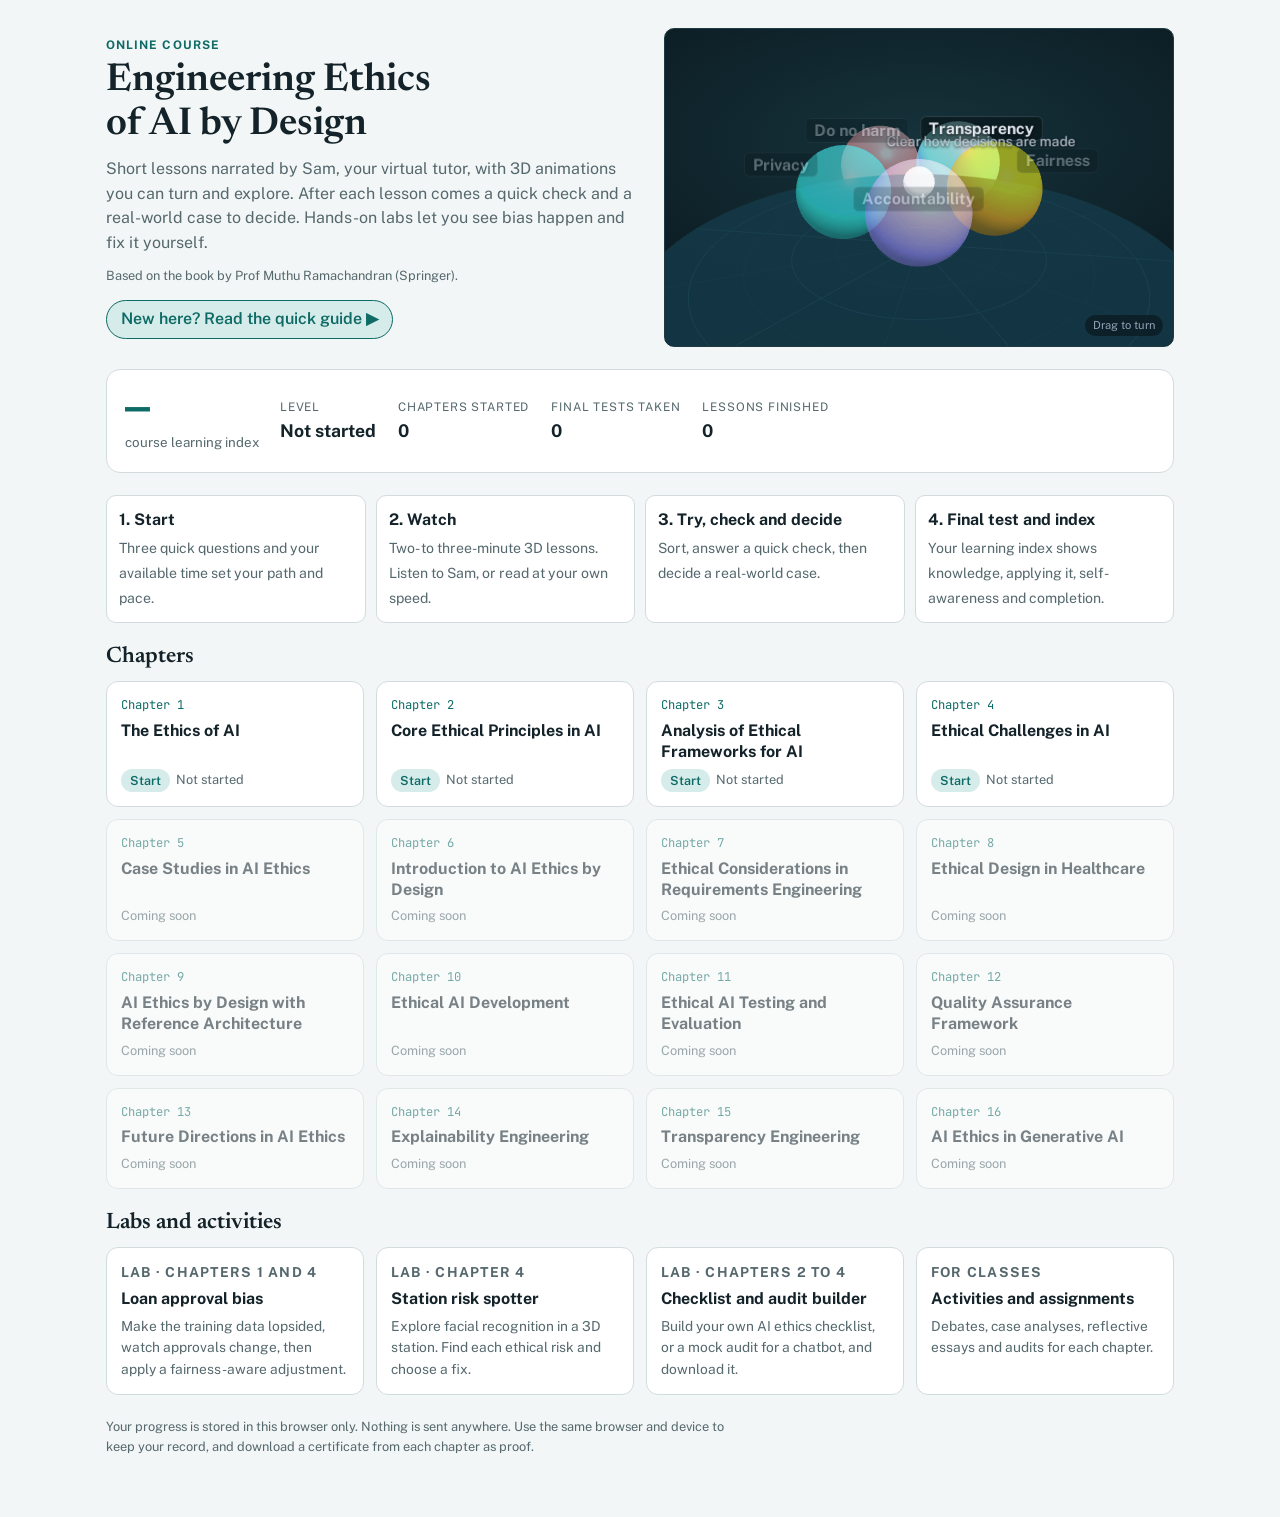
<file: index.html>
<!doctype html>
<html lang="en-GB">
<head>
<meta charset="utf-8">
<meta name="viewport" content="width=device-width, initial-scale=1, viewport-fit=cover">
<title>Ethics of AI by Design</title>
<meta name="description" content="Short narrated lessons with 3D animations, scenario-based cases, hands-on labs and a personal learning index for every chapter of Engineering Ethics of AI by Design.">
<link rel="preconnect" href="https://fonts.googleapis.com">
<link rel="preconnect" href="https://fonts.gstatic.com" crossorigin>
<link rel="stylesheet" href="https://fonts.googleapis.com/css2?family=Newsreader:opsz,wght@6..72,500;6..72,600&family=Public+Sans:wght@400;500;600;700&family=JetBrains+Mono:wght@400;600&display=swap">
<link rel="stylesheet" href="assets/course.css">
<style>
/* Home: hero with 3D scene, overall learning index, how it works, chapter grid, labs. */
.home{padding-block:28px 60px;display:flex;flex-direction:column;gap:22px}
.hero{display:grid;grid-template-columns:minmax(0,1.05fr) minmax(0,1fr);gap:22px;align-items:center}
@media (max-width:820px){.hero{grid-template-columns:minmax(0,1fr)}}
.hero .stage{aspect-ratio:16/10}
.summary{display:flex;gap:20px;align-items:center;flex-wrap:wrap;background:var(--surface);border:1px solid var(--line);border-radius:14px;padding:18px}
.big{font-family:var(--f-mono);font-size:2.6rem;font-weight:600;color:var(--accent);line-height:1}
.stats{display:flex;gap:22px;flex-wrap:wrap}
.stats div{display:flex;flex-direction:column}
.stats small{font-size:.74rem;letter-spacing:.07em;text-transform:uppercase;color:var(--muted)}
.stats b{font-size:1.1rem}
.grid{display:grid;grid-template-columns:repeat(auto-fill,minmax(250px,1fr));gap:12px}
.ch{display:flex;flex-direction:column;gap:6px;border:1px solid var(--line);background:var(--surface);border-radius:12px;padding:14px;text-decoration:none;color:inherit;min-width:0}
a.ch:hover{border-color:var(--accent)}
.ch .n{font-family:var(--f-mono);font-size:.76rem;color:var(--accent)}
.ch b{font-size:1rem;line-height:1.3}
.ch .meta{display:flex;gap:6px;flex-wrap:wrap;align-items:center;font-size:.8rem;color:var(--muted);margin-top:auto}
.ch.soon{opacity:.55}
.pbar{height:6px;background:var(--surface-2);border-radius:99px;overflow:hidden}
.pbar i{display:block;height:100%;background:var(--accent)}
.how{display:grid;grid-template-columns:repeat(auto-fit,minmax(200px,1fr));gap:10px}
.how div{background:var(--surface);border:1px solid var(--line);border-radius:10px;padding:12px}
.how b{display:block;margin-bottom:3px}
.how span{font-size:.88rem;color:var(--muted)}
.labs{display:grid;grid-template-columns:repeat(auto-fit,minmax(230px,1fr));gap:12px}
.labs a{display:flex;flex-direction:column;gap:4px;text-decoration:none;color:inherit;border:1px solid var(--line);background:var(--surface);border-radius:12px;padding:14px}
.labs a:hover{border-color:var(--accent)}
.labs span{font-size:.86rem;color:var(--muted)}
.guidebtn{display:inline-flex;gap:6px;align-items:center;font-weight:600;text-decoration:none;background:var(--accent-soft);border:1px solid var(--accent);border-radius:99px;padding:6px 14px}
</style>
</head>
<body>
<div class="wrap home">
  <section class="hero">
    <header>
      <div class="eyebrow">Online course</div>
      <h1 style="font-size:2.4rem;margin-top:4px">Engineering Ethics of AI by Design</h1>
      <p class="lede" style="margin-top:10px">Short lessons narrated by Sam, your virtual tutor, with 3D animations you can turn and explore. After each lesson comes a quick check and a real-world case to decide. Hands-on labs let you see bias happen and fix it yourself.</p>
      <p class="foot" style="margin-top:10px">Based on the book by Prof Muthu Ramachandran (Springer).</p>
      <p style="margin-top:14px"><a class="guidebtn" href="guide.html">New here? Read the quick guide ▶</a></p>
    </header>
    <div class="stage" id="hero" role="img" aria-label="Animated 3D view of the five core ethical principles as overlapping spheres"></div>
  </section>

  <section class="summary" aria-label="Your course progress">
    <div><div class="big" id="ovIdx">—</div><small style="color:var(--muted)">course learning index</small></div>
    <div class="stats"><div><small>Level</small><b id="ovLvl">Not started</b></div><div><small>Chapters started</small><b id="ovStarted">0</b></div><div><small>Final tests taken</small><b id="ovTests">0</b></div><div><small>Lessons finished</small><b id="ovLessons">0</b></div></div>
  </section>

  <section class="how" aria-label="How each chapter works">
    <div><b>1. Start</b><span>Three quick questions and your available time set your path and pace.</span></div>
    <div><b>2. Watch</b><span>Two- to three-minute 3D lessons. Listen to Sam, or read at your own speed.</span></div>
    <div><b>3. Try, check and decide</b><span>Sort, answer a quick check, then decide a real-world case.</span></div>
    <div><b>4. Final test and index</b><span>Your learning index shows knowledge, applying it, self-awareness and completion.</span></div>
  </section>

  <section><h2 style="font-size:1.4rem;margin-bottom:10px">Chapters</h2><div class="grid" id="grid"></div></section>

  <section>
    <h2 style="font-size:1.4rem;margin-bottom:10px">Labs and activities</h2>
    <div class="labs">
      <a href="labs/loan-bias/index.html"><span class="eyebrow">Lab · Chapters 1 and 4</span><b>Loan approval bias</b><span>Make the training data lopsided, watch approvals change, then apply a fairness-aware adjustment.</span></a>
      <a href="labs/risk-spotter/index.html"><span class="eyebrow">Lab · Chapter 4</span><b>Station risk spotter</b><span>Explore facial recognition in a 3D station. Find each ethical risk and choose a fix.</span></a>
      <a href="labs/checklist/index.html"><span class="eyebrow">Lab · Chapters 2 to 4</span><b>Checklist and audit builder</b><span>Build your own AI ethics checklist, or a mock audit for a chatbot, and download it.</span></a>
      <a href="activities/index.html"><span class="eyebrow">For classes</span><b>Activities and assignments</b><span>Debates, case analyses, reflective essays and audits for each chapter.</span></a>
    </div>
  </section>

  <p class="foot">Your progress is stored in this browser only. Nothing is sent anywhere. Use the same browser and device to keep your record, and download a certificate from each chapter as proof.</p>
</div>
<script src="assets/vendor/three.min.js"></script>
<script src="assets/scenes.js"></script>
<script>
const UNITS = [
 {id:'ch01', num:'1', title:'The Ethics of AI', ready:true},
 {id:'ch02', num:'2', title:'Core Ethical Principles in AI', ready:true},
 {id:'ch03', num:'3', title:'Analysis of Ethical Frameworks for AI', ready:true},
 {id:'ch04', num:'4', title:'Ethical Challenges in AI', ready:true},
 {id:'ch05', num:'5', title:'Case Studies in AI Ethics'},
 {id:'ch06', num:'6', title:'Introduction to AI Ethics by Design'},
 {id:'ch07', num:'7', title:'Ethical Considerations in Requirements Engineering'},
 {id:'ch08', num:'8', title:'Ethical Design in Healthcare'},
 {id:'ch09', num:'9', title:'AI Ethics by Design with Reference Architecture'},
 {id:'ch10', num:'10', title:'Ethical AI Development'},
 {id:'ch11', num:'11', title:'Ethical AI Testing and Evaluation'},
 {id:'ch12', num:'12', title:'Quality Assurance Framework'},
 {id:'ch13', num:'13', title:'Future Directions in AI Ethics'},
 {id:'ch14', num:'14', title:'Explainability Engineering'},
 {id:'ch15', num:'15', title:'Transparency Engineering'},
 {id:'ch16', num:'16', title:'AI Ethics in Generative AI'}
];
function h(tag, attrs, ...kids){ const e=document.createElement(tag); if(attrs) for(const [k,v] of Object.entries(attrs)){ if(k==='class') e.className=v; else e.setAttribute(k,v);} for(const k of kids.flat()) if(k!=null&&k!==false) e.append(k.nodeType?k:document.createTextNode(k)); return e; }
function read(id){ try { return JSON.parse(localStorage.getItem('eai:'+id) || 'null'); } catch(e){ return null; } }
const LEVELS = [[0,'Novice'],[40,'Advanced beginner'],[60,'Competent'],[80,'Proficient']];
const grid = document.getElementById('grid');
let started = 0, tests = 0, lessons = 0, sum = 0;
UNITS.forEach(u => {
  const s = read(u.id), m = s && s.meta, label = 'Chapter '+u.num;
  const card = h(u.ready?'a':'div', u.ready ? {class:'ch',href:u.id+'/index.html','aria-label':label+': '+u.title} : {class:'ch soon','aria-disabled':'true'}, h('span',{class:'n'},label), h('b',null,u.title));
  if (m && m.lessons) card.append(h('div',{class:'pbar'}, h('i',{style:`width:${Math.round(100*(m.done||0)/m.lessons)}%`})));
  const meta = h('div',{class:'meta'});
  if (!u.ready) meta.append(h('span',null,'Coming soon'));
  else if (m) meta.append(h('span',{class:'pill '+(m.test?'good':'acc')}, `Index ${m.index||0} · ${m.level||'Novice'}`), h('span',null, `${m.done||0}/${m.lessons||'?'} lessons`));
  else meta.append(h('span',{class:'pill acc'},'Start'), h('span',null,'Not started'));
  card.append(meta); grid.append(card);
  if (m){ started++; lessons += (m.done||0); sum += (m.index||0); if (m.test) tests++; }
});
if (started){ const avg = Math.round(sum/started); document.getElementById('ovIdx').textContent = avg; document.getElementById('ovLvl').textContent = LEVELS.filter(l=>avg>=l[0]).pop()[1]; }
document.getElementById('ovStarted').textContent = started; document.getElementById('ovTests').textContent = tests; document.getElementById('ovLessons').textContent = lessons;
// 3D hero: cycle through the five principles
if (window.Scenes){ const hero = Scenes.mount(document.getElementById('hero')); let k = 5; hero.show('spheres', 5, {});
  if (!matchMedia('(prefers-reduced-motion: reduce)').matches) setInterval(()=>{ k = (k+1) % 6; hero.show('spheres', k===5?5:k, {}); }, 3200); }
</script>
</body>
</html>
</file>
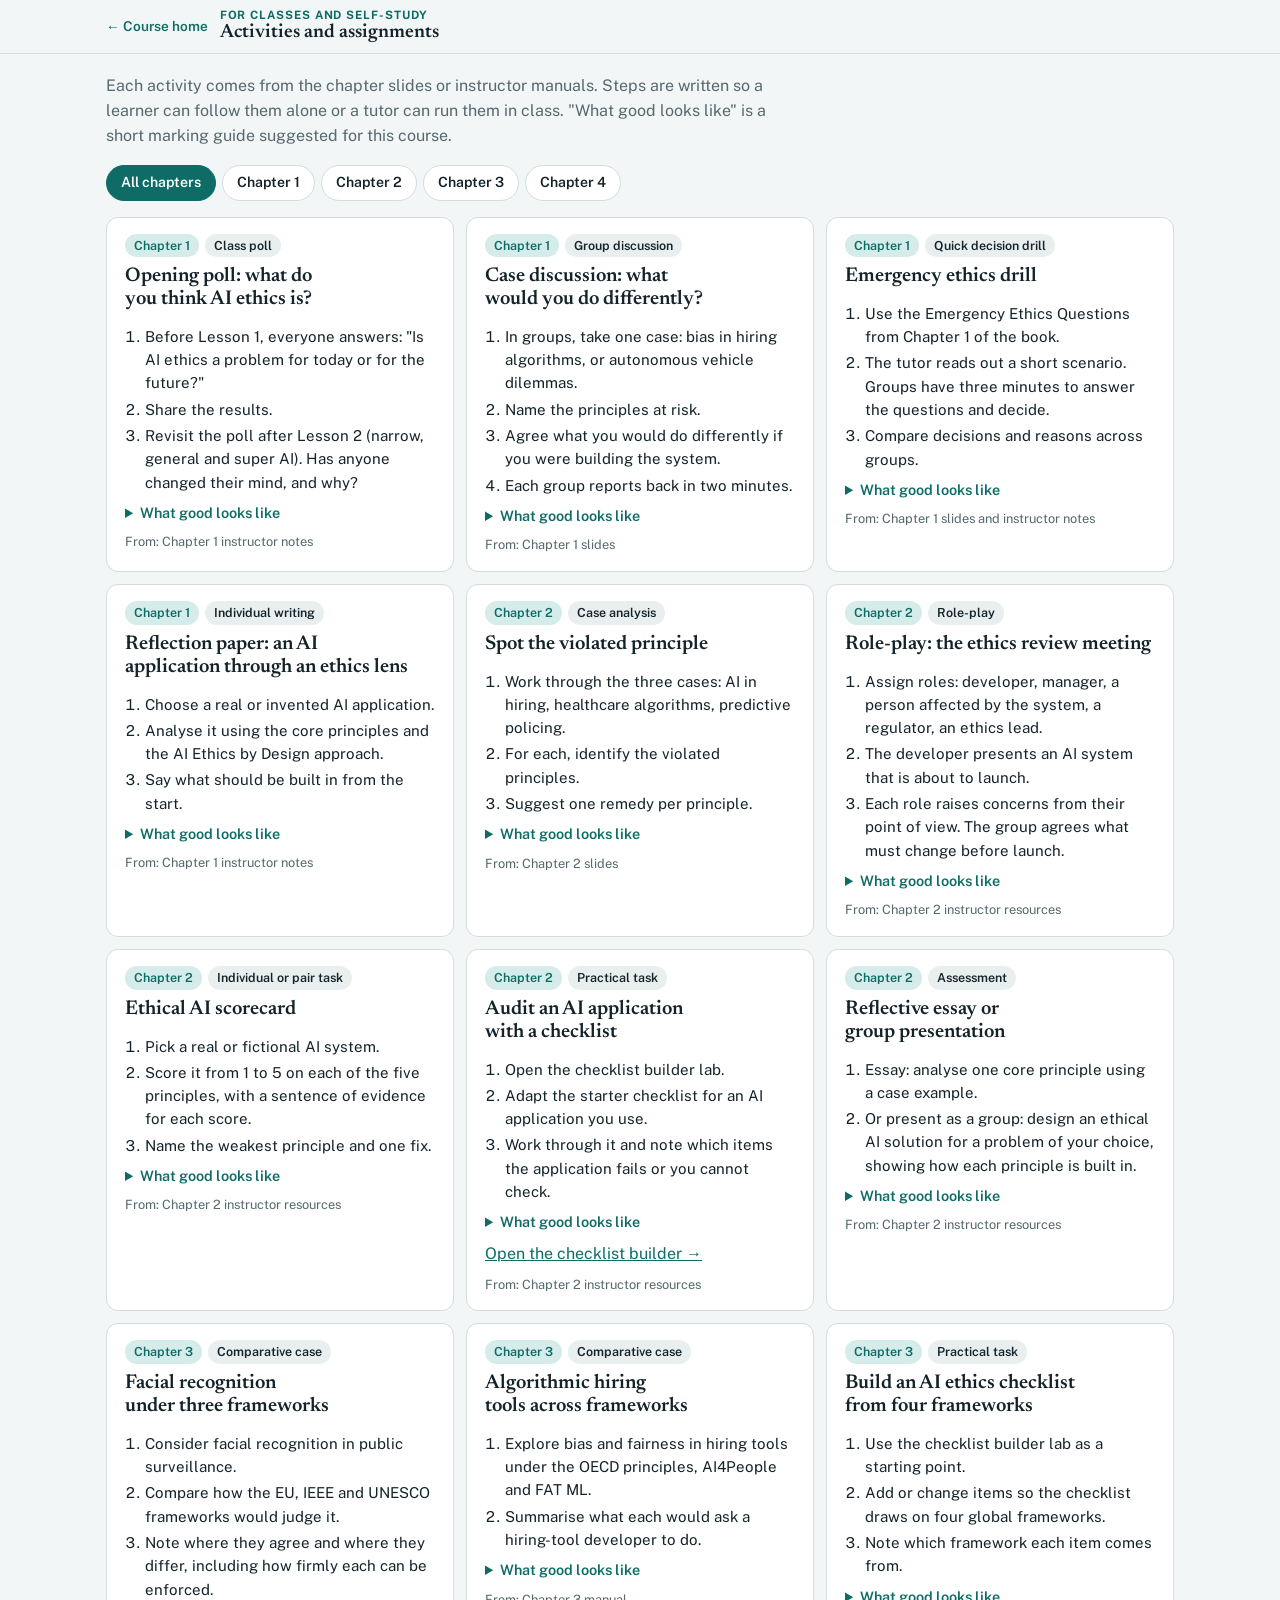
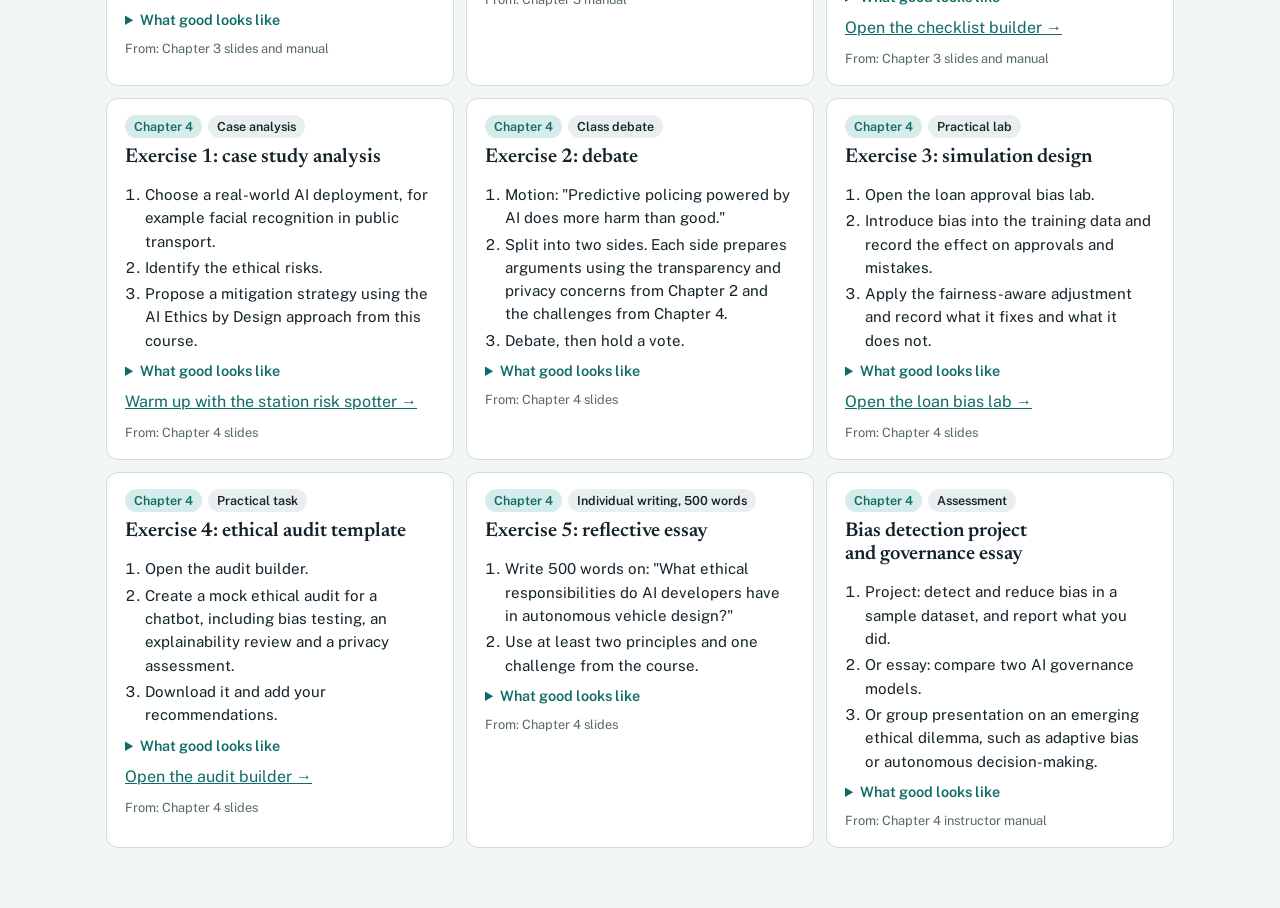
<file: activities/index.html>
<!doctype html>
<html lang="en-GB">
<head>
<meta charset="utf-8">
<meta name="viewport" content="width=device-width, initial-scale=1, viewport-fit=cover">
<title>Activities and Assignments</title>
<meta name="description" content="Class activities and assignments for Chapters 1 to 4 of the Ethics of AI by Design course: debates, case analyses, audits, checklists and reflective essays.">
<link rel="preconnect" href="https://fonts.googleapis.com">
<link rel="preconnect" href="https://fonts.gstatic.com" crossorigin>
<link rel="stylesheet" href="https://fonts.googleapis.com/css2?family=Newsreader:opsz,wght@6..72,500;6..72,600&family=Public+Sans:wght@400;500;600;700&family=JetBrains+Mono:wght@400;600&display=swap">
<link rel="stylesheet" href="../assets/course.css">
<style>
/* Layout: chapter filter chips, then activity cards with format, steps, what good looks like. */
.lab{padding-block:20px 60px;display:flex;flex-direction:column;gap:16px}
.filters{display:flex;gap:6px;flex-wrap:wrap}
.filters button{border:1px solid var(--line);background:var(--surface);border-radius:99px;padding:6px 14px;cursor:pointer;font-weight:600;font-size:.88rem}
.filters button[aria-pressed="true"]{background:var(--accent);border-color:var(--accent);color:var(--surface)}
.acts{display:grid;grid-template-columns:repeat(auto-fill,minmax(320px,1fr));gap:12px}
.act{display:flex;flex-direction:column;gap:8px}
.act .meta{display:flex;gap:6px;flex-wrap:wrap}
.act ol,.act ul{margin:0;padding-left:20px;display:flex;flex-direction:column;gap:3px;font-size:.94rem}
.act details summary{cursor:pointer;font-weight:600;font-size:.9rem;color:var(--accent)}
.act details ul{margin-top:6px}
</style>
</head>
<body>
<header class="top"><div class="wrap"><div class="bar">
  <a class="home" href="../index.html">← Course home</a>
  <h1><small>For classes and self-study</small>Activities and assignments</h1>
</div></div></header>
<main class="wrap lab">
  <p class="lede">Each activity comes from the chapter slides or instructor manuals. Steps are written so a learner can follow them alone or a tutor can run them in class. "What good looks like" is a short marking guide suggested for this course.</p>
  <div class="filters" id="filters"></div>
  <div class="acts" id="acts"></div>
</main>
<script>
const ACTS = [
 {ch:1, t:'Opening poll: what do you think AI ethics is?', f:'Class poll', from:'Chapter 1 instructor notes',
  s:['Before Lesson 1, everyone answers: "Is AI ethics a problem for today or for the future?"','Share the results.','Revisit the poll after Lesson 2 (narrow, general and super AI). Has anyone changed their mind, and why?'],
  g:['Uses an example of narrow AI in use today','Connects ethics to real decisions such as hiring, healthcare or justice']},
 {ch:1, t:'Case discussion: what would you do differently?', f:'Group discussion', from:'Chapter 1 slides',
  s:['In groups, take one case: bias in hiring algorithms, or autonomous vehicle dilemmas.','Name the principles at risk.','Agree what you would do differently if you were building the system.','Each group reports back in two minutes.'],
  g:['Names the specific principles at risk','Proposes a concrete change to data, design, testing or oversight','Considers everyone affected, not only the users']},
 {ch:1, t:'Emergency ethics drill', f:'Quick decision drill', from:'Chapter 1 slides and instructor notes',
  s:['Use the Emergency Ethics Questions from Chapter 1 of the book.','The tutor reads out a short scenario. Groups have three minutes to answer the questions and decide.','Compare decisions and reasons across groups.'],
  g:['Reaches a decision in time','Gives a reason that can be written down and checked']},
 {ch:1, t:'Reflection paper: an AI application through an ethics lens', f:'Individual writing', from:'Chapter 1 instructor notes',
  s:['Choose a real or invented AI application.','Analyse it using the core principles and the AI Ethics by Design approach.','Say what should be built in from the start.'],
  g:['Applies at least three principles accurately','Says when in the project each step should happen']},
 {ch:2, t:'Spot the violated principle', f:'Case analysis', from:'Chapter 2 slides',
  s:['Work through the three cases: AI in hiring, healthcare algorithms, predictive policing.','For each, identify the violated principles.','Suggest one remedy per principle.'],
  g:['Hiring: fairness and bias','Healthcare: accountability and harm','Policing: transparency and privacy','Remedies are specific, not general promises']},
 {ch:2, t:'Role-play: the ethics review meeting', f:'Role-play', from:'Chapter 2 instructor resources',
  s:['Assign roles: developer, manager, a person affected by the system, a regulator, an ethics lead.','The developer presents an AI system that is about to launch.','Each role raises concerns from their point of view. The group agrees what must change before launch.'],
  g:['Every role\'s concerns are heard','The outcome is a list of agreed changes with owners']},
 {ch:2, t:'Ethical AI scorecard', f:'Individual or pair task', from:'Chapter 2 instructor resources',
  s:['Pick a real or fictional AI system.','Score it from 1 to 5 on each of the five principles, with a sentence of evidence for each score.','Name the weakest principle and one fix.'],
  g:['Each score is backed by evidence','The fix matches the weakest principle']},
 {ch:2, t:'Audit an AI application with a checklist', f:'Practical task', from:'Chapter 2 instructor resources',
  s:['Open the checklist builder lab.','Adapt the starter checklist for an AI application you use.','Work through it and note which items the application fails or you cannot check.'],
  g:['Adapts the checklist rather than ticking it blindly','Notes what could not be checked, and why'], link:['../labs/checklist/index.html','Open the checklist builder']},
 {ch:2, t:'Reflective essay or group presentation', f:'Assessment', from:'Chapter 2 instructor resources',
  s:['Essay: analyse one core principle using a case example.','Or present as a group: design an ethical AI solution for a problem of your choice, showing how each principle is built in.'],
  g:['Defines the principle accurately','Uses a real or realistic example','Shows the principle in practice, not only in theory']},
 {ch:3, t:'Facial recognition under three frameworks', f:'Comparative case', from:'Chapter 3 slides and manual',
  s:['Consider facial recognition in public surveillance.','Compare how the EU, IEEE and UNESCO frameworks would judge it.','Note where they agree and where they differ, including how firmly each can be enforced.'],
  g:['Identifies shared values: fairness, accountability, transparency','Notes at least one difference in emphasis or enforcement']},
 {ch:3, t:'Algorithmic hiring tools across frameworks', f:'Comparative case', from:'Chapter 3 manual',
  s:['Explore bias and fairness in hiring tools under the OECD principles, AI4People and FAT ML.','Summarise what each would ask a hiring-tool developer to do.'],
  g:['Gives each framework\'s focus in its own terms','Links the comparison back to bias in the data']},
 {ch:3, t:'Build an AI ethics checklist from four frameworks', f:'Practical task', from:'Chapter 3 slides and manual',
  s:['Use the checklist builder lab as a starting point.','Add or change items so the checklist draws on four global frameworks.','Note which framework each item comes from.'],
  g:['Every item can be checked in practice','Items are traced to their framework'], link:['../labs/checklist/index.html','Open the checklist builder']},
 {ch:4, t:'Exercise 1: case study analysis', f:'Case analysis', from:'Chapter 4 slides',
  s:['Choose a real-world AI deployment, for example facial recognition in public transport.','Identify the ethical risks.','Propose a mitigation strategy using the AI Ethics by Design approach from this course.'],
  g:['Covers bias, accountability, privacy and surveillance where relevant','Each risk has a matching fix'], link:['../labs/risk-spotter/index.html','Warm up with the station risk spotter']},
 {ch:4, t:'Exercise 2: debate', f:'Class debate', from:'Chapter 4 slides',
  s:['Motion: "Predictive policing powered by AI does more harm than good."','Split into two sides. Each side prepares arguments using the transparency and privacy concerns from Chapter 2 and the challenges from Chapter 4.','Debate, then hold a vote.'],
  g:['Arguments use evidence and the course concepts, not only opinion','Each side responds to the other\'s strongest point']},
 {ch:4, t:'Exercise 3: simulation design', f:'Practical lab', from:'Chapter 4 slides',
  s:['Open the loan approval bias lab.','Introduce bias into the training data and record the effect on approvals and mistakes.','Apply the fairness-aware adjustment and record what it fixes and what it does not.'],
  g:['Separates the approval gap from the accuracy gap','Explains why more representative data is still needed'], link:['../labs/loan-bias/index.html','Open the loan bias lab']},
 {ch:4, t:'Exercise 4: ethical audit template', f:'Practical task', from:'Chapter 4 slides',
  s:['Open the audit builder.','Create a mock ethical audit for a chatbot, including bias testing, an explainability review and a privacy assessment.','Download it and add your recommendations.'],
  g:['All three required checks are included','Each finding leads to a next step'], link:['../labs/checklist/index.html#audit','Open the audit builder']},
 {ch:4, t:'Exercise 5: reflective essay', f:'Individual writing, 500 words', from:'Chapter 4 slides',
  s:['Write 500 words on: "What ethical responsibilities do AI developers have in autonomous vehicle design?"','Use at least two principles and one challenge from the course.'],
  g:['Clear position','Uses accountability and harm accurately','Considers everyone affected']},
 {ch:4, t:'Bias detection project and governance essay', f:'Assessment', from:'Chapter 4 instructor manual',
  s:['Project: detect and reduce bias in a sample dataset, and report what you did.','Or essay: compare two AI governance models.','Or group presentation on an emerging ethical dilemma, such as adaptive bias or autonomous decision-making.'],
  g:['Method and limits are explained honestly','Links back to the chapter\'s mitigation strategies']},
];
let f = 0;
const fl = document.getElementById('filters'), host = document.getElementById('acts');
const el = (t, c, ...k) => { const e = document.createElement(t); if (c) e.className = c; k.flat().forEach(x => x!=null && e.append(x.nodeType ? x : document.createTextNode(x))); return e; };
function draw(){
  fl.innerHTML = ''; [[0,'All chapters'],[1,'Chapter 1'],[2,'Chapter 2'],[3,'Chapter 3'],[4,'Chapter 4']].forEach(([v,t]) => { const b = el('button', null, t); b.type = 'button'; b.setAttribute('aria-pressed', String(f===v)); b.onclick = () => { f = v; draw(); }; fl.append(b); });
  host.innerHTML = '';
  ACTS.filter(a => !f || a.ch===f).forEach(a => {
    const card = el('div', 'card act', el('div','meta', el('span','pill acc','Chapter '+a.ch), el('span','pill', a.f)), el('h3', null, a.t), el('ol', null, a.s.map(x => el('li', null, x))));
    const d = el('details', null, el('summary', null, 'What good looks like'), el('ul', null, a.g.map(x => el('li', null, x)))); card.append(d);
    if (a.link){ const l = el('a', null, a.link[1] + ' →'); l.href = a.link[0]; card.append(l); }
    card.append(el('span', 'foot', 'From: ' + a.from)); host.append(card);
  });
}
draw();
</script>
</body>
</html>
</file>
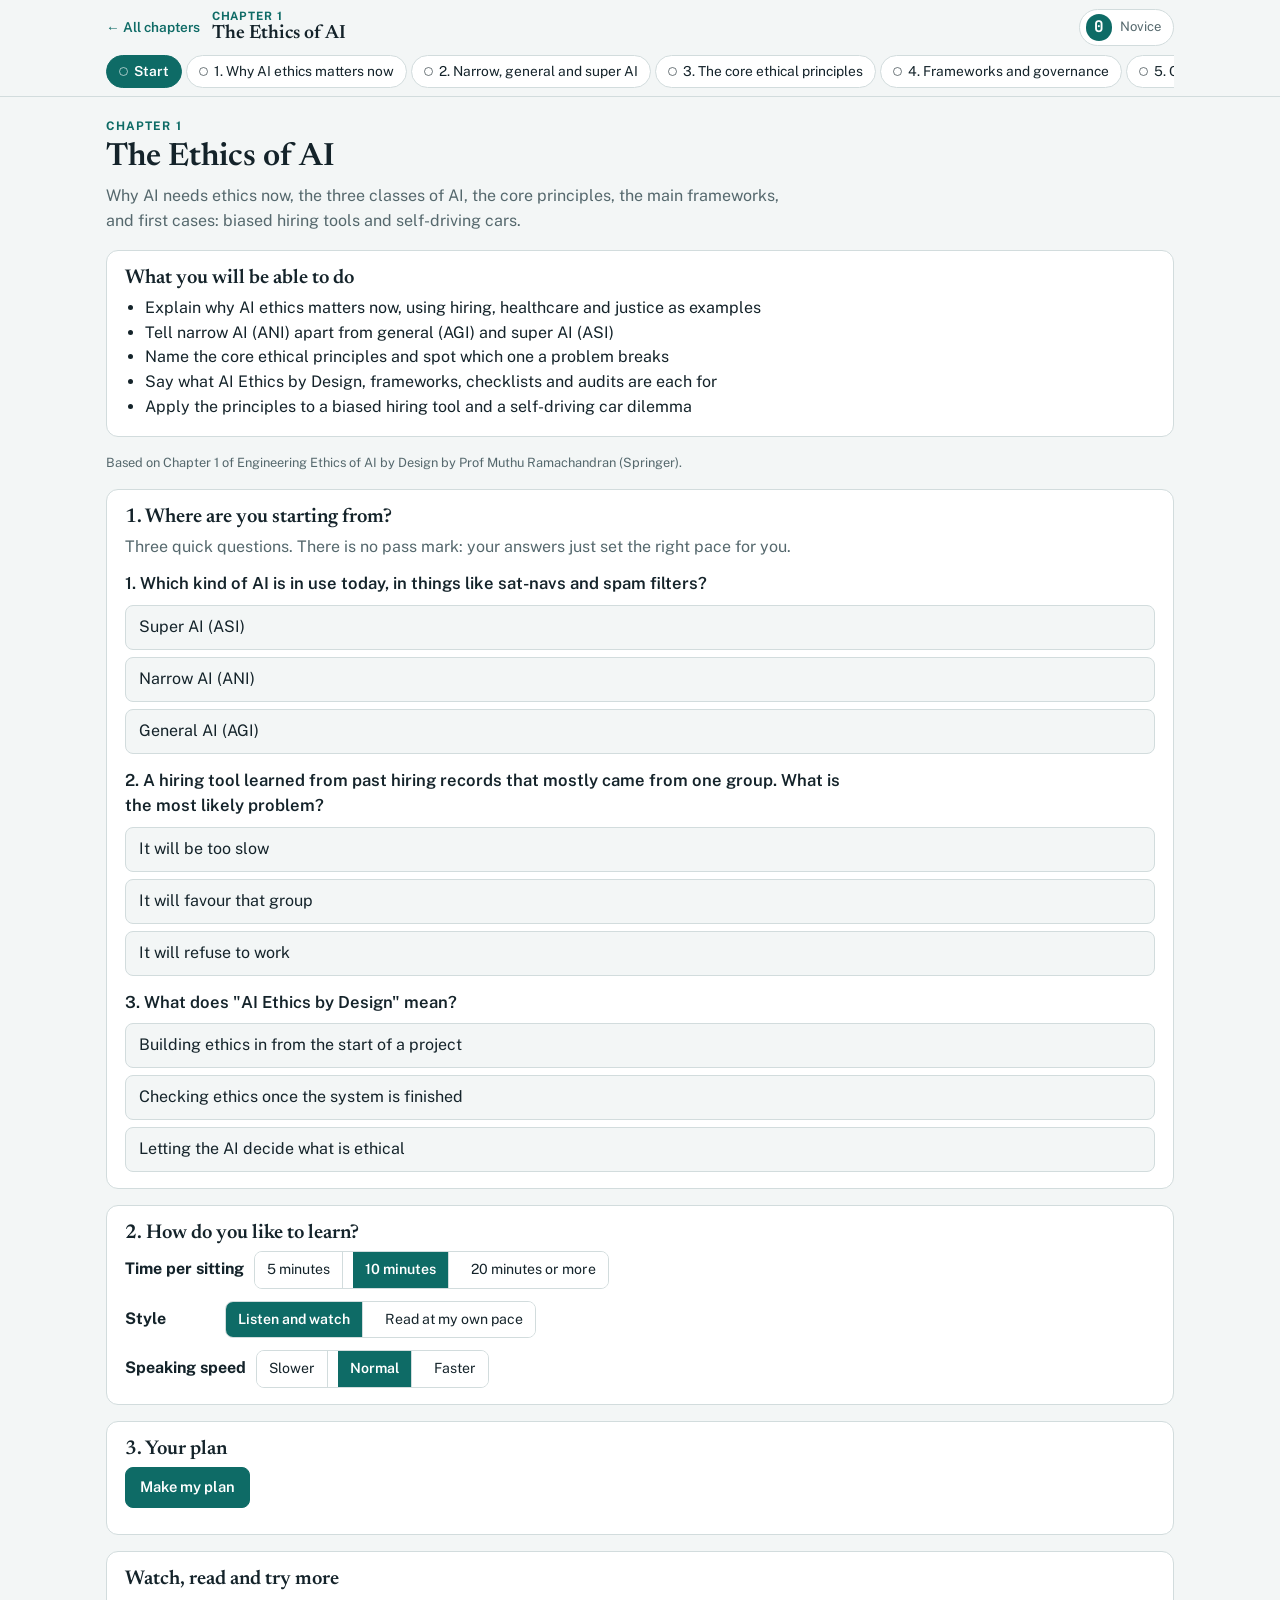
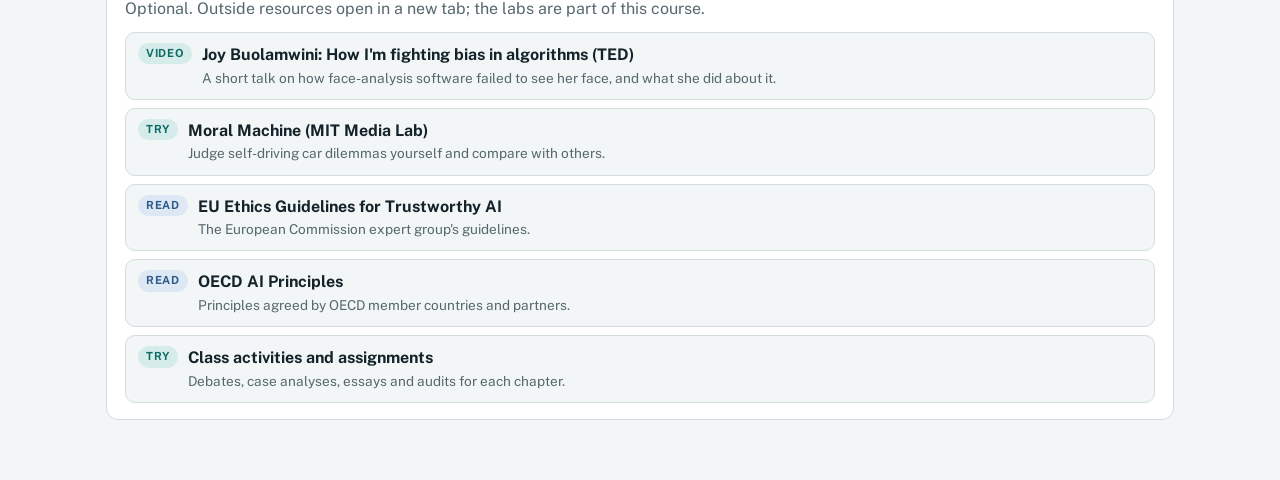
<file: ch01/index.html>
<!doctype html>
<html lang="en-GB">
<head>
<meta charset="utf-8">
<meta name="viewport" content="width=device-width, initial-scale=1, viewport-fit=cover">
<title>Chapter 1 · The Ethics of AI</title>
<meta name="description" content="Why AI needs ethics now, the three classes of AI, the core principles, the main frameworks, and first cases: biased hiring tools and self-driving cars.">
<link rel="preconnect" href="https://fonts.googleapis.com">
<link rel="preconnect" href="https://fonts.gstatic.com" crossorigin>
<link rel="stylesheet" href="https://fonts.googleapis.com/css2?family=Newsreader:opsz,wght@6..72,500;6..72,600&family=Public+Sans:wght@400;500;600;700&family=JetBrains+Mono:wght@400;600&display=swap">
<link rel="stylesheet" href="../assets/course.css">
</head>
<body>

<header class="top"><div class="wrap">
  <div class="bar">
    <a class="home" href="../index.html">← All chapters</a>
    <h1 id="chTitle"><small id="chNum"></small><span></span></h1>
    <button class="idx" id="idxChip" type="button" title="Your learning index for this chapter"><b id="idxVal">0</b><span id="idxLvl">Novice</span></button>
  </div>
  <nav class="menu" id="menu" aria-label="Chapter sections"></nav>
</div></header>
<main class="wrap" id="main"></main>

<script>
const CH = {"id": "ch01", "num": "1", "title": "The Ethics of AI", "summary": "Why AI needs ethics now, the three classes of AI, the core principles, the main frameworks, and first cases: biased hiring tools and self-driving cars.", "source": "Based on Chapter 1 of Engineering Ethics of AI by Design by Prof Muthu Ramachandran (Springer).", "outcomes": ["Explain why AI ethics matters now, using hiring, healthcare and justice as examples", "Tell narrow AI (ANI) apart from general (AGI) and super AI (ASI)", "Name the core ethical principles and spot which one a problem breaks", "Say what AI Ethics by Design, frameworks, checklists and audits are each for", "Apply the principles to a biased hiring tool and a self-driving car dilemma"], "watch": [{"k": "Video", "t": "Joy Buolamwini: How I'm fighting bias in algorithms (TED)", "u": "https://www.ted.com/talks/joy_buolamwini_how_i_m_fighting_bias_in_algorithms", "d": "A short talk on how face-analysis software failed to see her face, and what she did about it."}, {"k": "Try", "t": "Moral Machine (MIT Media Lab)", "u": "https://www.media.mit.edu/projects/moral-machine/", "d": "Judge self-driving car dilemmas yourself and compare with others."}, {"k": "Read", "t": "EU Ethics Guidelines for Trustworthy AI", "u": "https://digital-strategy.ec.europa.eu/en/library/ethics-guidelines-trustworthy-ai", "d": "The European Commission expert group's guidelines."}, {"k": "Read", "t": "OECD AI Principles", "u": "https://oecd.ai/en/ai-principles", "d": "Principles agreed by OECD member countries and partners."}, {"k": "Try", "t": "Class activities and assignments", "u": "../activities/index.html", "d": "Debates, case analyses, essays and audits for each chapter."}], "starter": [{"q": "Which kind of AI is in use today, in things like sat-navs and spam filters?", "o": ["Super AI (ASI)", "Narrow AI (ANI)", "General AI (AGI)"], "a": 1, "e": ""}, {"q": "A hiring tool learned from past hiring records that mostly came from one group. What is the most likely problem?", "o": ["It will be too slow", "It will favour that group", "It will refuse to work"], "a": 1, "e": ""}, {"q": "What does \"AI Ethics by Design\" mean?", "o": ["Building ethics in from the start of a project", "Checking ethics once the system is finished", "Letting the AI decide what is ethical"], "a": 0, "e": ""}], "lessons": [{"title": "Why AI ethics matters now", "minutes": 2, "slides": [{"scene": "timeline", "steps": [0, 0, 1, 2, 2], "say": ["Welcome to Chapter 1, The Ethics of AI. I'm Sam, your tutor. This course is about building AI that is fair, safe and trustworthy, by designing ethics in from the very start.", "Let's begin with a little history. Early AI was symbolic. People wrote the rules by hand, a bit like a giant recipe book: if this happens, do that.", "Most modern AI is deep learning. Instead of following rules people wrote, it learns patterns from huge amounts of data. That makes it powerful. But it can also learn patterns we would rather it did not, and it is harder to see why it decides what it does.", "Today AI helps make decisions that matter in people's lives. Who gets shortlisted for a job. Which patient is seen first. Who is judged a risk in the justice system.", "When decisions like these go wrong, real people are hurt. That is why ethics is no longer optional. It has to be part of how AI is built."]}], "keyPoint": "AI has moved from rules written by people to systems that learn from data, and it now shapes decisions about jobs, health and justice. That influence on society is why ethics is needed.", "plain": ["Symbolic AI follows rules people wrote. Deep learning learns its own patterns from data.", "AI now affects hiring, healthcare and justice.", "When AI decisions affect people's lives, ethics has to be built in."], "check": {"q": "Why does the chapter say ethics is needed in AI now?", "o": ["Because AI will soon be super-intelligent", "Because AI now influences important decisions in society, such as hiring, healthcare and justice", "Because computers are much faster than before"], "a": 1, "e": "The chapter ties the need for ethics to AI's influence on society today, with hiring, healthcare and justice as examples.", "retry": {"q": "Which of these does the chapter give as an area where AI has real-world impact?", "o": ["Choosing paint colours", "Hiring decisions", "Predicting the weather on Mars"], "a": 1, "e": "Hiring, healthcare and justice are the three areas named."}}, "scenario": {"title": "The dinner-table debate", "setting": "Over dinner, a friend says AI ethics is science fiction: something to worry about when robots take over, not today.", "steps": [{"prompt": "What is the best reply?", "choices": [{"t": "AI already helps decide who gets jobs, treatment and justice, so ethics matters today", "s": 2, "fb": "Right. The harm is happening now, through ordinary systems making real decisions."}, {"t": "You are right, it is a problem for the future", "s": 0, "fb": "No. The chapter's examples are all about today: hiring, healthcare and justice."}, {"t": "It matters, but only for big technology companies", "s": 1, "fb": "Partly. Big companies matter, but any organisation using AI for decisions about people needs ethics."}]}, {"prompt": "Your friend asks why modern AI is harder to check than older AI. What do you say?", "choices": [{"t": "It runs on faster computers", "s": 0, "fb": "Speed is not the issue. The issue is how it decides."}, {"t": "It learns its own patterns from data, so its reasons are not written down as rules", "s": 2, "fb": "Right. Symbolic AI followed written rules. Deep learning finds patterns itself, which are harder to see and explain."}, {"t": "It has no data at all", "s": 0, "fb": "No. Deep learning depends on large amounts of data."}]}]}}, {"title": "Narrow, general and super AI", "minutes": 2, "slides": [{"scene": "pyramid", "steps": [0, 1, 1, 2, 0], "say": ["AI is often sorted into three classes, by how capable it is. Think of a pyramid with three levels.", "At the base is narrow AI, or ANI. It does one task, or a small set of tasks. Your sat-nav, your spam filter, face unlock on your phone and translation apps are all narrow AI.", "Every AI system in use today is narrow AI. Even very impressive tools are still built for particular jobs.", "Above that sits general AI, or AGI: a system as capable as a person at almost any task. That is a future idea. At the top is super AI, or ASI, which would go far beyond human ability. That is theoretical, and people mainly discuss its risks.", "Here is the important lesson. The real ethical harms we see today come from narrow AI. So ethics is not about waiting for super-intelligence. It is about the ordinary systems we already use."]}], "keyPoint": "All AI in use today is narrow AI (ANI). General AI (AGI) is a future idea and super AI (ASI) is theoretical. Today's ethical problems come from narrow AI.", "plain": ["ANI does one task. Examples: sat-nav, spam filter, face unlock.", "AGI would match a person at most tasks. It does not exist yet.", "ASI would go beyond people. It is a theory, discussed mainly for its risks."], "activity": {"type": "sort", "title": "Sort the AI", "prompt": "Which class does each one belong to?", "buckets": [{"t": "ANI · Narrow", "d": "One task. In use today."}, {"t": "AGI · General", "d": "Human-level. Future."}, {"t": "ASI · Super", "d": "Beyond human. Theoretical."}], "items": [{"t": "A sat-nav that plans your route", "b": 0}, {"t": "An email spam filter", "b": 0}, {"t": "A system as capable as a person at almost any task", "b": 1}, {"t": "Face unlock on a phone", "b": 0}, {"t": "An AI far beyond human ability in every area", "b": 2}, {"t": "A film-suggestion engine", "b": 0}, {"t": "A translation app", "b": 0}], "explain": "Everything you can use today is narrow AI, however clever it seems."}, "check": {"q": "A hospital tool reads chest X-rays and does nothing else. Which class of AI is it?", "o": ["General AI (AGI)", "Super AI (ASI)", "Narrow AI (ANI)"], "a": 2, "e": "It does one specific task, so it is narrow AI, like every AI system in use today.", "retry": {"q": "Which statement about AGI matches the chapter?", "o": ["It is a future idea: human-equivalent intelligence", "It is already in every smartphone", "It means AI that does one task well"], "a": 0, "e": "AGI is described as human-equivalent intelligence, in the future."}}, "scenario": {"title": "The sales pitch", "setting": "A supplier tells your team: \"Our new assistant is basically general AI, so the usual ethics checks don't really apply to it.\"", "steps": [{"prompt": "How do you respond?", "choices": [{"t": "Agree: general AI is beyond normal checks", "s": 0, "fb": "No. And in any case, more capable AI would need more checks, not fewer."}, {"t": "It is narrow AI built for particular tasks, so it needs the same checks as any other system", "s": 2, "fb": "Right. All AI in use today is narrow AI, and today's real harms come from it."}, {"t": "Ask for a discount instead", "s": 0, "fb": "That avoids the real question about checks."}]}, {"prompt": "A colleague asks where ethics effort should go first. What do you suggest?", "choices": [{"t": "On the narrow AI systems we already use for real decisions", "s": 2, "fb": "Right. That is where people can be harmed today."}, {"t": "On preparing for super AI", "s": 1, "fb": "Long-term risks are worth discussing, but the chapter's cases show today's harms come from narrow AI."}, {"t": "Nowhere until AGI arrives", "s": 0, "fb": "No. Waiting ignores the harm that narrow AI can already do."}]}]}}, {"title": "The core ethical principles", "minutes": 3, "slides": [{"scene": "spheres", "opts": {"names": ["Transparency", "Fairness", "Accountability", "Privacy", "Do good, do no harm"], "subs": ["Open and explainable", "No discrimination", "Answerable, with oversight", "Data protection", "Beneficence and non-maleficence"]}, "steps": [-1, 0, 1, 2, 3, 4, 5], "say": ["Responsible AI rests on a small set of core principles. Picture them as five overlapping spheres. They overlap because real problems usually touch more than one.", "Transparency and explainability. People should be able to see how an AI reaches its decisions, and get an explanation they can understand. Think of a doctor who cannot find out why an AI flagged a scan. That is a transparency failure.", "Fairness and non-discrimination. AI should not treat people worse because of who they are. Facial recognition that works less well for some groups of people is a well-known example of unfairness.", "Accountability and oversight. Someone must be answerable for what the AI does, and people must be able to check it and step in.", "Privacy and data protection. Personal data should be protected, and used only in ways people have agreed to.", "Beneficence and non-maleficence. These are old words from medical ethics. Beneficence means doing good. Non-maleficence means doing no harm.", "Together, these principles are the yardstick for every AI system in this course."]}], "keyPoint": "Five core principles: transparency and explainability, fairness and non-discrimination, accountability and oversight, privacy and data protection, and beneficence and non-maleficence (do good, do no harm).", "plain": ["Transparency: can people see and understand how it decides?", "Fairness: does it treat everyone fairly? Accountability: who answers for it?", "Privacy: is personal data protected? Do good, do no harm: does it help without hurting?"], "activity": {"type": "sort", "title": "Which principle is at risk?", "prompt": "Put each problem under the principle it breaks most clearly.", "buckets": [{"t": "Transparency"}, {"t": "Fairness"}, {"t": "Accountability"}, {"t": "Privacy"}, {"t": "Do no harm"}], "items": [{"t": "A doctor cannot find out why the AI flagged a scan", "b": 0}, {"t": "Face recognition works less well for some groups", "b": 1}, {"t": "Nobody can say who is responsible when the AI gets it wrong", "b": 2}, {"t": "An app shares health data without asking", "b": 3}, {"t": "A tool saves time but quietly puts some patients at risk", "b": 4}], "explain": "Real cases often touch several principles. Here each one has a clearest match."}, "check": {"q": "An AI tool refuses a loan and nobody can explain why. Which principle is most clearly broken?", "o": ["Privacy", "Transparency and explainability", "Beneficence"], "a": 1, "e": "When a decision cannot be explained, transparency and explainability are missing.", "retry": {"q": "What does non-maleficence mean?", "o": ["Do no harm", "Do it quickly", "Do it cheaply"], "a": 0, "e": "Non-maleficence means doing no harm. Beneficence means doing good."}}, "scenario": {"title": "The face-recognition pilot", "setting": "Your council is testing face recognition at a library entrance. Staff notice it fails to recognise some visitors far more often than others.", "steps": [{"prompt": "Which principle does this raise first?", "choices": [{"t": "Fairness and non-discrimination", "s": 2, "fb": "Right. A system that works worse for some groups treats them unfairly."}, {"t": "Beneficence", "s": 1, "fb": "Partly. The system is not doing good for everyone, but the clearest issue is unfair treatment."}, {"t": "None: every system makes mistakes", "s": 0, "fb": "Mistakes that fall more on some groups than others are an ethical problem, not just a technical one."}]}, {"prompt": "Visitors ask how their face data is stored and who sees it. Nobody knows. What else is at risk?", "choices": [{"t": "Privacy and data protection, and transparency", "s": 2, "fb": "Right. People's data must be protected, and they should be told how it is used."}, {"t": "Nothing else", "s": 0, "fb": "No. Not knowing how personal data is handled is a privacy and transparency problem."}, {"t": "Only the budget", "s": 0, "fb": "Cost matters, but this question is about people's data and their right to know."}]}]}}, {"title": "Frameworks and governance", "minutes": 2, "slides": [{"scene": "stack", "steps": [0, 1, 1, 2, 3], "say": ["Principles tell us what matters. But how do we actually put them into practice? That is the job of frameworks and governance. Picture three layers.", "At the bottom are the principles you just met. In the middle are frameworks and guidelines that spell out what the principles mean in practice. Examples are the European Union's Guidelines for Trustworthy AI, and frameworks from IEEE, the engineering professional body, and the OECD, a group of governments.", "Different regions write their guidelines in different ways. It is worth comparing them, and asking whether a guideline is advice or a binding rule. We will look at this closely in Chapter 3.", "On top are the practical tools: checklists to make sure nothing is missed, and audits that check what was actually done.", "And running through all three layers is AI Ethics by Design: a method for building ethics into a system from the first idea, not bolting it on at the end."]}], "keyPoint": "Frameworks turn principles into practice. AI Ethics by Design is the method; the EU, IEEE and OECD give guidance; checklists and audits are the tools.", "plain": ["Principles say what matters. Frameworks say what it means in practice.", "Checklists make sure nothing is missed. Audits check what was really done.", "Ethics by Design builds ethics in from the start."], "check": {"q": "Which of these is an implementation tool rather than a framework?", "o": ["The EU Guidelines for Trustworthy AI", "An ethics checklist", "The OECD framework"], "a": 1, "e": "Checklists and audits are the practical tools. The EU, IEEE and OECD documents are frameworks and guidelines.", "retry": {"q": "What is AI Ethics by Design?", "o": ["A method for building ethics in from the start", "A law passed in one country", "A type of AI chip"], "a": 0, "e": "It is a design method that builds ethics in from the first idea."}}, "scenario": {"title": "Where do we start?", "setting": "Your small company is about to build its first AI product. The manager asks how to \"do ethics\" properly.", "steps": [{"prompt": "What should come first?", "choices": [{"t": "Agree the principles you will follow, then plan how to build them in from day one", "s": 2, "fb": "Right. That is Ethics by Design: principles first, built in from the start."}, {"t": "Build the product, then run an ethics check at the end", "s": 0, "fb": "Ethics added at the end often comes too late to change the design."}, {"t": "Buy a certificate", "s": 0, "fb": "There is no shortcut. The work has to be part of the design."}]}, {"prompt": "A colleague found two guidelines from different regions that say things in different ways. What do you advise?", "choices": [{"t": "Ignore both", "s": 0, "fb": "They contain useful guidance. Ignoring them throws that away."}, {"t": "Compare them, and check which are advice and which are binding rules where you operate", "s": 2, "fb": "Right. Regional guidelines differ, and it matters whether one is advice or law."}, {"t": "Pick the shorter one", "s": 1, "fb": "Shorter is not the same as better. Compare what each requires."}]}]}}, {"title": "Case: bias in a hiring algorithm", "minutes": 2, "slides": [{"scene": "pipeline", "opts": {"inLabel": "Past hiring records", "groups": ["Group A", "Group B"]}, "steps": [0, 1, 1, 2, 2], "say": ["Let's look at our first case: an AI tool that screens job applications. It learns from the company's past hiring records to predict who will be a good hire.", "Now suppose the company has mostly hired people from one group in the past. The records the AI learns from are lopsided. Watch what happens in the scene.", "The AI learns that people like past hires are good candidates. Nobody told it to favour one group. It simply copied the pattern in the data. So applicants from the other group are shortlisted far less often.", "And there is a loop. If the biased shortlists lead to more hires from the same group, tomorrow's records are even more lopsided.", "Ask yourself what you would do differently. Check the data before training. Test the results for each group. And keep a person responsible for the final decision."]}], "keyPoint": "A hiring tool trained on lopsided past records copies the old pattern and can shut out whole groups, even though nobody told it to. Check the data, test the results for each group, and keep a person responsible.", "plain": ["The AI learns from past hiring records.", "If the past favoured one group, the AI will too.", "Check the data, test outcomes for every group, and keep a human in charge."], "check": {"q": "A hiring AI favours one group, although nobody programmed it to. What is the most likely cause?", "o": ["The applicants wrote poor CVs", "The computer was too slow", "It learned from past records that were lopsided"], "a": 2, "e": "AI learns patterns from its data. If past hiring favoured one group, the AI copies that pattern.", "retry": {"q": "Why can hiring bias get worse over time?", "o": ["Biased hires become the next round of training data", "AI gets tired", "Applicants stop applying online"], "a": 0, "e": "Unfair decisions feed tomorrow's records, which teach the AI the same pattern again."}}, "scenario": {"title": "The shortlist", "setting": "You are an HR manager. A new AI tool has shortlisted 20 people for interview. Almost all of them come from the same background as your current staff.", "steps": [{"prompt": "What do you do first?", "choices": [{"t": "Pause, and compare shortlist rates for different groups of applicants", "s": 2, "fb": "Right. Measuring the outcomes for each group is how you find out whether the tool is fair."}, {"t": "Go ahead: the AI is objective", "s": 0, "fb": "AI is only as fair as the data it learned from."}, {"t": "Quietly add a few names from other groups", "s": 1, "fb": "Your aim is right, but it hides the problem rather than fixing the tool."}]}, {"prompt": "The tool's supplier says the data is \"just history\". What should you ask for?", "choices": [{"t": "Nothing; history is history", "s": 0, "fb": "History can carry old unfairness. That is exactly what the tool may be repeating."}, {"t": "A free upgrade", "s": 0, "fb": "That does not address the bias."}, {"t": "Details of the training data, and results tested for each group", "s": 2, "fb": "Right. You need to see what the tool learned from and how it performs for everyone."}]}]}, "lab": {"t": "Try the loan approval bias lab", "u": "../labs/loan-bias/index.html", "d": "See the same effect yourself: make the training data lopsided, then apply a fairness fix."}}, {"title": "Self-driving cars and the ethics checklist", "minutes": 3, "slides": [{"scene": "orbit", "opts": {"core": "Self-driving car", "names": ["Passengers", "Pedestrians", "Developers", "The car maker", "Regulators"], "msg": "Every circle has a stake in how the car is designed"}, "steps": [-1, 1, 2, 5], "say": ["Our second case is the self-driving car. Imagine a sudden emergency on the road, where every option carries some risk. How should the car be designed to act?", "There is no perfect answer. Passengers, pedestrians and other road users all have a stake.", "And someone has to answer for the design choices: the developers, the car maker and the regulators who approve it. These are accountability questions, not just technical ones.", "Thinking about everyone affected is the first step. Then you need a way to decide quickly and carefully."]}, {"scene": "ladder", "opts": {"steps": [["Ask", "Who could be harmed?"], ["Check", "Which principles are at risk?"], ["Decide", "Choose, and record why"], ["Review", "Check the result and improve"]], "head": "From a quick question to a planned roadmap"}, "steps": [0, 1, 2, 3, 3], "say": ["Chapter 1 of the book offers a short set of Emergency Ethics Questions for moments like this. Your class can use them as quick decision drills. Start simply: who could be harmed?", "Then check which principles are at risk. Fairness? Transparency? Accountability? Privacy? Harm?", "Decide, and write down why. A written reason can be checked later.", "Finally, review what happened and improve. An ethics checklist and an implementation roadmap make this a habit across a whole project, not a one-off.", "So the tools of this chapter are simple: think about everyone affected, use quick ethics questions, follow a checklist, and plan the steps on a roadmap."]}], "keyPoint": "Self-driving cars raise hard choices that affect many people. Quick ethics questions, a checklist and an implementation roadmap help teams decide carefully and record why.", "plain": ["Many people have a stake: passengers, pedestrians, makers and regulators.", "Ask who could be harmed and which principles are at risk.", "Decide, write down why, then review. A checklist and roadmap make it a habit."], "check": {"q": "Why should a team write down the reason for an ethical design decision?", "o": ["So the decision can be checked and improved later", "To make the project longer", "Because the law always requires a novel"], "a": 0, "e": "Recording the reason supports accountability and lets the team review and improve.", "retry": {"q": "What does an implementation roadmap add to an ethics checklist?", "o": ["A plan of steps across the whole project", "A faster computer", "A legal guarantee"], "a": 0, "e": "A roadmap turns one-off checks into a planned set of steps."}}, "scenario": {"title": "The design review", "setting": "You are on a team designing how a self-driving car reacts in emergencies. The deadline is close and a colleague suggests skipping the ethics discussion.", "steps": [{"prompt": "What do you say?", "choices": [{"t": "Skip it; the engineers know best", "s": 0, "fb": "Engineers matter, but passengers, pedestrians and regulators all have a stake."}, {"t": "Take ten minutes for the quick ethics questions: who could be harmed, and which principles are at risk", "s": 2, "fb": "Right. Quick questions keep ethics in the room even under time pressure."}, {"t": "Postpone the whole project", "s": 1, "fb": "Sometimes a pause is right, but a short structured check is usually the better first step."}]}, {"prompt": "The team makes a decision. What should happen next?", "choices": [{"t": "Record the reasons, and plan a review on the roadmap", "s": 2, "fb": "Right. Written reasons and planned reviews support accountability."}, {"t": "Keep it secret", "s": 0, "fb": "Hidden decisions cannot be checked or improved."}, {"t": "Never discuss it again", "s": 0, "fb": "Decisions should be reviewed as you learn more."}]}]}}], "test": [{"q": "A friend says AI ethics only matters once machines are super-intelligent. Which reply fits the chapter?", "o": ["Today's narrow AI already affects hiring, healthcare and justice", "Correct, we can wait", "Ethics only applies to robots"], "a": 0, "e": "The chapter's examples are about today's narrow AI.", "lesson": 0}, {"q": "How does deep learning differ from symbolic AI?", "o": ["It follows rules people wrote by hand", "It learns patterns from data", "It has no connection to data"], "a": 1, "e": "Symbolic AI follows rules people wrote. Deep learning learns from data.", "lesson": 0}, {"q": "A spam filter is an example of which class of AI?", "o": ["Super AI (ASI)", "General AI (AGI)", "Narrow AI (ANI)"], "a": 2, "e": "It does one task, so it is narrow AI.", "lesson": 1}, {"q": "Patients ask how a hospital AI uses their records and get no answer. Which two principles are most at risk?", "o": ["Privacy and transparency", "Beneficence and speed", "Fairness and cost"], "a": 0, "e": "Personal data must be protected, and people should be told how it is used.", "lesson": 2}, {"q": "What are checklists and audits, in the chapter's terms?", "o": ["Laws", "Implementation tools", "Classes of AI"], "a": 1, "e": "They are the practical tools on top of principles and frameworks.", "lesson": 3}, {"q": "A hiring tool trained on years of records favours one group. What should the company do first?", "o": ["Trust the tool", "Delete all records", "Test shortlist rates for each group and check the training data"], "a": 2, "e": "Measuring outcomes for each group and checking the data shows whether the tool is fair.", "lesson": 4}, {"q": "In a self-driving car emergency design, who has a stake?", "o": ["Only the passengers", "Passengers, pedestrians, developers, the car maker and regulators", "Only the software"], "a": 1, "e": "Many people are affected, and several are accountable.", "lesson": 5}]};
</script>
<script src="../assets/vendor/three.min.js"></script>
<script src="../assets/scenes.js"></script>
<script src="../assets/engine.js"></script>
</body>
</html>
</file>
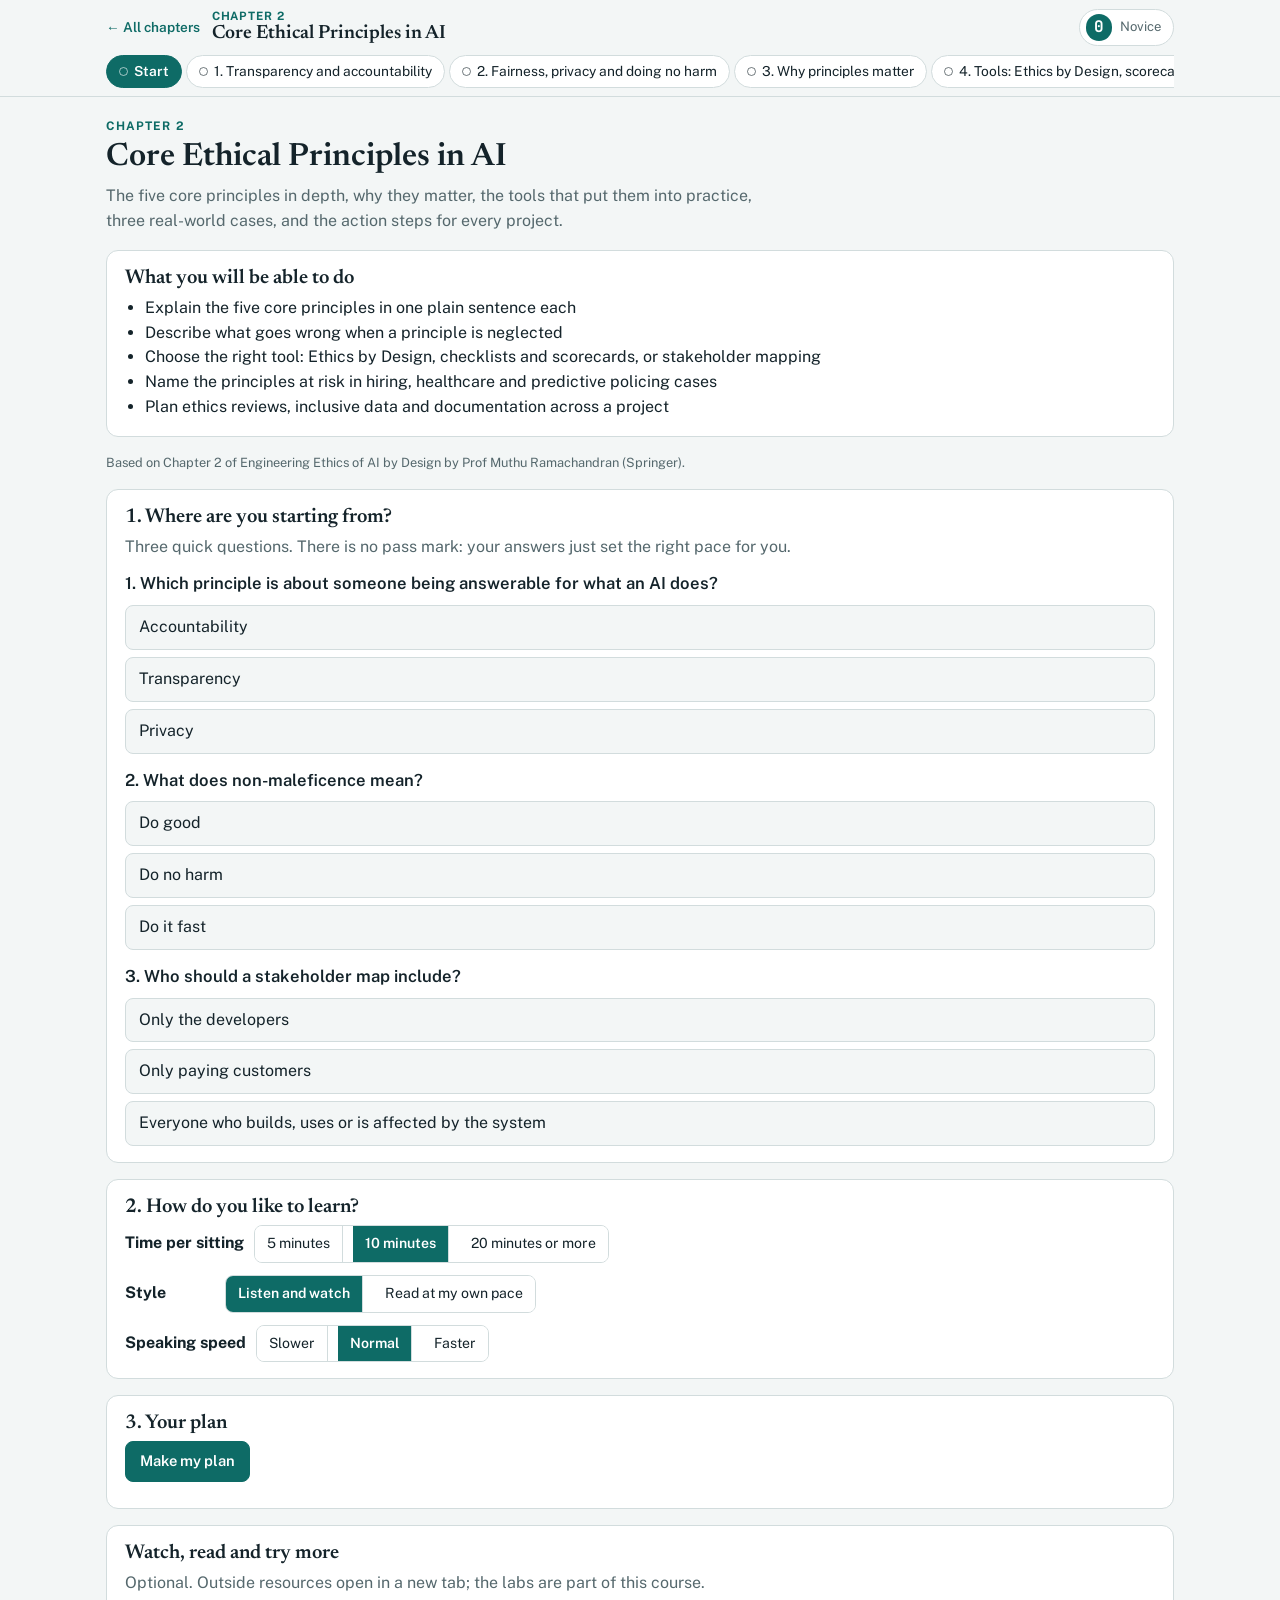
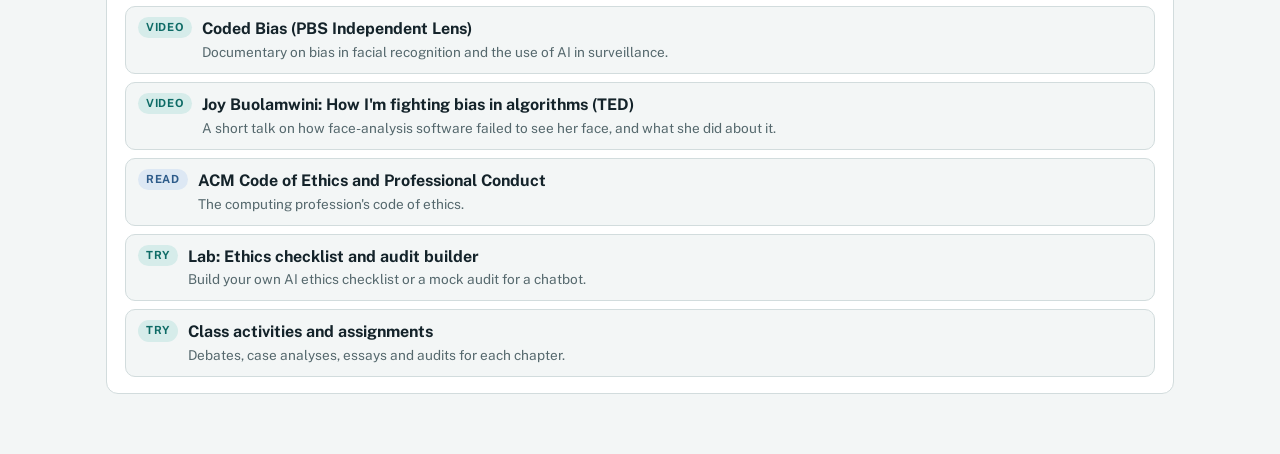
<file: ch02/index.html>
<!doctype html>
<html lang="en-GB">
<head>
<meta charset="utf-8">
<meta name="viewport" content="width=device-width, initial-scale=1, viewport-fit=cover">
<title>Chapter 2 · Core Ethical Principles in AI</title>
<meta name="description" content="The five core principles in depth, why they matter, the tools that put them into practice, three real-world cases, and the action steps for every project.">
<link rel="preconnect" href="https://fonts.googleapis.com">
<link rel="preconnect" href="https://fonts.gstatic.com" crossorigin>
<link rel="stylesheet" href="https://fonts.googleapis.com/css2?family=Newsreader:opsz,wght@6..72,500;6..72,600&family=Public+Sans:wght@400;500;600;700&family=JetBrains+Mono:wght@400;600&display=swap">
<link rel="stylesheet" href="../assets/course.css">
</head>
<body>

<header class="top"><div class="wrap">
  <div class="bar">
    <a class="home" href="../index.html">← All chapters</a>
    <h1 id="chTitle"><small id="chNum"></small><span></span></h1>
    <button class="idx" id="idxChip" type="button" title="Your learning index for this chapter"><b id="idxVal">0</b><span id="idxLvl">Novice</span></button>
  </div>
  <nav class="menu" id="menu" aria-label="Chapter sections"></nav>
</div></header>
<main class="wrap" id="main"></main>

<script>
const CH = {"id": "ch02", "num": "2", "title": "Core Ethical Principles in AI", "summary": "The five core principles in depth, why they matter, the tools that put them into practice, three real-world cases, and the action steps for every project.", "source": "Based on Chapter 2 of Engineering Ethics of AI by Design by Prof Muthu Ramachandran (Springer).", "outcomes": ["Explain the five core principles in one plain sentence each", "Describe what goes wrong when a principle is neglected", "Choose the right tool: Ethics by Design, checklists and scorecards, or stakeholder mapping", "Name the principles at risk in hiring, healthcare and predictive policing cases", "Plan ethics reviews, inclusive data and documentation across a project"], "watch": [{"k": "Video", "t": "Coded Bias (PBS Independent Lens)", "u": "https://www.pbs.org/independentlens/documentaries/coded-bias/", "d": "Documentary on bias in facial recognition and the use of AI in surveillance."}, {"k": "Video", "t": "Joy Buolamwini: How I'm fighting bias in algorithms (TED)", "u": "https://www.ted.com/talks/joy_buolamwini_how_i_m_fighting_bias_in_algorithms", "d": "A short talk on how face-analysis software failed to see her face, and what she did about it."}, {"k": "Read", "t": "ACM Code of Ethics and Professional Conduct", "u": "https://www.acm.org/code-of-ethics", "d": "The computing profession's code of ethics."}, {"k": "Try", "t": "Lab: Ethics checklist and audit builder", "u": "../labs/checklist/index.html", "d": "Build your own AI ethics checklist or a mock audit for a chatbot."}, {"k": "Try", "t": "Class activities and assignments", "u": "../activities/index.html", "d": "Debates, case analyses, essays and audits for each chapter."}], "starter": [{"q": "Which principle is about someone being answerable for what an AI does?", "o": ["Accountability", "Transparency", "Privacy"], "a": 0, "e": ""}, {"q": "What does non-maleficence mean?", "o": ["Do good", "Do no harm", "Do it fast"], "a": 1, "e": ""}, {"q": "Who should a stakeholder map include?", "o": ["Only the developers", "Only paying customers", "Everyone who builds, uses or is affected by the system"], "a": 2, "e": ""}], "lessons": [{"title": "Transparency and accountability", "minutes": 2, "slides": [{"scene": "spheres", "opts": {"names": ["Transparency", "Fairness", "Accountability", "Privacy", "Non-maleficence"], "subs": ["Clarity in how decisions are made", "Avoiding discriminatory outcomes", "Responsibility for AI outcomes", "Data protection and consent", "Do no harm"]}, "steps": [-1, 0, 0, 2, 2, 5], "say": ["Welcome to Chapter 2, Core Ethical Principles in AI. In this chapter we unpack the five principles one by one, then put them to work. Let's start with two that are often confused.", "Transparency means clarity in how an AI system makes its decisions. Can the people affected, and the people in charge, see what the system is doing and why?", "Picture a bank's AI that refuses your loan. If the bank can tell you the main reasons, and you can question them, the system is transparent. If nobody can say why, it is not.", "Accountability is different. It means someone takes responsibility for the AI's outcomes. When something goes wrong, there is a named person or team who must answer for it and put it right.", "So transparency is about seeing. Accountability is about answering. You can have one without the other. A system might be easy to explain, yet nobody owns its mistakes.", "Good AI needs both."]}], "keyPoint": "Transparency means clarity in how an AI makes decisions. Accountability means someone is responsible for its outcomes. One is about seeing, the other about answering.", "plain": ["Transparency: you can see and understand how it decided.", "Accountability: a named person or team answers for the result.", "A system can be explainable yet still have nobody accountable."], "check": {"q": "A council's AI wrongly cuts someone's benefits. The council can explain the decision, but no team will take responsibility for fixing it. Which principle is missing?", "o": ["Transparency", "Privacy", "Accountability"], "a": 2, "e": "The decision can be explained, so transparency is there. What is missing is someone answerable for the outcome.", "retry": {"q": "Transparency is mainly about…", "o": ["Clarity in how decisions are made", "Who pays for the system", "Keeping data secret"], "a": 0, "e": "Transparency is clarity in algorithmic decision-making."}}, "scenario": {"title": "The refused loan", "setting": "Priya applies for a small loan online and is refused in seconds. She calls the bank to ask why.", "steps": [{"prompt": "The call handler says: \"The computer decided, we can't see why.\" Which principle is failing?", "choices": [{"t": "Transparency", "s": 2, "fb": "Right. Priya cannot see or understand the reasons for a decision about her."}, {"t": "Fairness", "s": 1, "fb": "Possibly, but nobody can tell yet. The clear failure is that the decision cannot be explained."}, {"t": "None: computers are always right", "s": 0, "fb": "No. AI systems make mistakes, which is why people need explanations."}]}, {"prompt": "Priya asks who she can appeal to. What would good accountability look like?", "choices": [{"t": "A named team reviews her case and can change the decision", "s": 2, "fb": "Right. Accountability means someone owns the outcome and can put it right."}, {"t": "An automatic email saying the decision is final", "s": 0, "fb": "That shuts the door. Nobody is answering for the outcome."}, {"t": "Telling her to apply again next year", "s": 0, "fb": "That avoids responsibility for the original decision."}]}]}}, {"title": "Fairness, privacy and doing no harm", "minutes": 2, "slides": [{"scene": "spheres", "opts": {"names": ["Transparency", "Fairness", "Accountability", "Privacy", "Non-maleficence"], "subs": ["Clarity in how decisions are made", "Avoiding discriminatory outcomes", "Responsibility for AI outcomes", "Data protection and consent", "Do no harm"]}, "steps": [1, 1, 3, 3, 4, 4], "say": ["Now the other three principles. Fairness means avoiding discriminatory outcomes. An AI system should not treat people worse because of who they are.", "Unfairness often hides in data. If a system learned from records where some groups were treated badly, it can repeat that treatment, quietly and at scale.", "Privacy means respect for data protection and consent. People's personal information should be kept safe, and used only in ways they have agreed to.", "Consent matters. Collecting data is not enough on its own. People should know what is being collected, why, and have a real choice.", "Non-maleficence means do no harm. Before an AI system is used, ask: who could be hurt by it, and how badly?", "These principles apply everywhere, in healthcare, in finance and in government."]}], "keyPoint": "Fairness means avoiding discriminatory outcomes. Privacy means data protection and consent. Non-maleficence means do no harm. All three apply in every sector.", "plain": ["Fairness: no group is treated worse because of who they are.", "Privacy: personal data is protected and used only with consent.", "Non-maleficence: think about who could be harmed before you use the system."], "check": {"q": "A fitness app sells users' location data to advertisers without telling them. Which principle is broken most clearly?", "o": ["Privacy: data protection and consent", "Transparency of the screen design", "Non-maleficence only"], "a": 0, "e": "Using personal data without people's knowledge or agreement breaks privacy, which includes consent.", "retry": {"q": "Fairness in AI means…", "o": ["Avoiding discriminatory outcomes", "Making every result identical", "Charging everyone the same price"], "a": 0, "e": "Fairness is about avoiding discriminatory outcomes."}}, "scenario": {"title": "The school app", "setting": "A school plans an AI app that predicts which pupils might need extra support. It wants to use pupils' home addresses and family details.", "steps": [{"prompt": "What should the school check first about the data?", "choices": [{"t": "Whether families know, have agreed, and the data is protected", "s": 2, "fb": "Right. That is privacy: data protection and consent."}, {"t": "Whether the app looks modern", "s": 0, "fb": "Looks do not protect pupils' data."}, {"t": "Nothing, because schools already hold the data", "s": 1, "fb": "Holding data for one purpose does not mean consent to use it for another."}]}, {"prompt": "Early tests show the app flags pupils from some neighbourhoods far more often. What principle is now at risk?", "choices": [{"t": "Fairness", "s": 2, "fb": "Right. Outcomes that fall harder on some groups may be discriminatory."}, {"t": "Speed", "s": 0, "fb": "This is about who is affected, not speed."}, {"t": "None: the data is the data", "s": 0, "fb": "Data can carry old unfairness. That is why outcomes must be checked."}]}]}}, {"title": "Why principles matter", "minutes": 2, "slides": [{"scene": "dominoes", "steps": [0, 1, 2, 3, 4, 9], "say": ["Why go to all this effort? The chapter gives three reasons. Think of a row of dominoes.", "It starts when one principle is ignored. Perhaps nobody checks the data for fairness.", "The first domino tips the next: people are harmed. Someone is refused a job, a treatment or a fair hearing.", "Then trust falls. When the public hears about AI causing harm, they stop trusting it, even the systems that work well.", "And finally, rules and standards are broken. Organisations face regulators and the costs of putting things right.", "Following the principles keeps every domino standing. It prevents societal harm, builds public trust in AI, and keeps you in line with regulations and global standards."]}], "keyPoint": "Principles matter for three reasons: they prevent harm to society, build public trust in AI, and keep organisations in line with regulations and global standards.", "plain": ["Ignoring a principle can harm real people.", "Harm damages public trust in AI.", "It can also break regulations and standards. Following the rules is one benefit, not the whole of ethics."], "check": {"q": "Which three reasons does the chapter give for why principles matter?", "o": ["Speed, cost and style", "Preventing harm, building public trust, and aligning with regulations and standards", "Marketing, sales and branding"], "a": 1, "e": "Those are the three reasons on the slide.", "retry": {"q": "Is meeting the regulations the same as being ethical?", "o": ["Yes, always", "No: it is one benefit, alongside preventing harm and building trust", "Regulations do not matter"], "a": 1, "e": "The chapter lists regulation as one benefit among three."}}, "scenario": {"title": "The board meeting", "setting": "A company director says: \"We passed our legal check, so we don't need to worry about ethics.\"", "steps": [{"prompt": "What is the best response?", "choices": [{"t": "Agreed, the legal check is enough", "s": 0, "fb": "Not quite. Harm and lost trust can happen even when the rules are met."}, {"t": "Legal checks matter, but we also need to prevent harm and keep public trust", "s": 2, "fb": "Right. The chapter treats regulation as one of three reasons, not the only one."}, {"t": "Ethics is only for universities", "s": 0, "fb": "Ethics matters wherever AI affects people."}]}, {"prompt": "A news story shows a rival company's AI harmed customers. Why might that affect your company too?", "choices": [{"t": "Public trust in AI as a whole can fall", "s": 2, "fb": "Right. Harm anywhere can lower trust everywhere."}, {"t": "It cannot affect us", "s": 0, "fb": "Trust in AI is shared across the sector."}, {"t": "Only because of share prices", "s": 1, "fb": "Partly. The wider effect is on public trust."}]}]}}, {"title": "Tools: Ethics by Design, scorecards and stakeholder maps", "minutes": 3, "slides": [{"scene": "orbit", "steps": [-1, -1, 0, 1, 2, 5], "say": ["How do we put the principles into practice? The chapter gives three kinds of tool.", "First, the Ethics by Design method: plan ethics into the system from the very first design meeting. Second, ethical checklists and scorecards. A checklist makes sure nothing is missed. A scorecard rates a system against each principle, so you can see where it is weak.", "Third, stakeholder mapping. Put the AI system in the middle and ask who is around it. The users who work with it.", "The people affected by its decisions, who may never see the system at all.", "The developers who build it, the organisation that runs it, and the regulators who oversee it.", "Inclusive design means bringing those outer circles into the design room: involve the people affected, not just the people building. And remember, no tool works by itself. Critique your tools and adapt them to your project."]}], "keyPoint": "Three kinds of tool: the Ethics by Design method, checklists and scorecards, and stakeholder mapping with inclusive design. Critique and adapt them; ticking boxes alone is not enough.", "plain": ["Ethics by Design: plan ethics in from day one.", "Checklists catch gaps. Scorecards show weak spots against each principle.", "Stakeholder maps show everyone affected. Inclusive design brings them into the process."], "activity": {"type": "sort", "title": "Pick the right tool", "prompt": "Which kind of tool fits each job?", "buckets": [{"t": "Ethics by Design", "d": "The method"}, {"t": "Checklists and scorecards", "d": "Measuring tools"}, {"t": "Stakeholder mapping and inclusive design", "d": "People tools"}], "items": [{"t": "Plan ethics in from the first design meeting", "b": 0}, {"t": "Rate the system from 1 to 5 against each principle", "b": 1}, {"t": "List everyone who is affected by a new app", "b": 2}, {"t": "Tick off required checks before launch", "b": 1}, {"t": "Invite people affected to test early designs", "b": 2}, {"t": "Make ethics part of every stage, not an add-on", "b": 0}], "explain": "The best projects use all three together."}, "check": {"q": "A team wants to see which principles its chatbot is weakest on. Which tool fits best?", "o": ["A stakeholder map", "A scorecard", "A press release"], "a": 1, "e": "A scorecard rates the system against each principle, so weak spots stand out.", "retry": {"q": "What does inclusive design add?", "o": ["Bringing the people affected into the design process", "Making the screen colourful", "Using more data"], "a": 0, "e": "Inclusive design involves the people affected, not just the builders."}}, "scenario": {"title": "The housing app", "setting": "You are designing an AI app that helps a housing office decide who gets repairs first.", "steps": [{"prompt": "Who belongs on your stakeholder map?", "choices": [{"t": "Just the housing office staff", "s": 1, "fb": "They are users, but the tenants affected by the decisions matter most."}, {"t": "Staff, tenants affected by the decisions, developers, the housing organisation and regulators", "s": 2, "fb": "Right. Everyone who uses, builds, runs, oversees or is affected by the system."}, {"t": "Only the software company", "s": 0, "fb": "That leaves out the people the app is for."}]}, {"prompt": "Your checklist is all ticked. A colleague says you are done. What do you say?", "choices": [{"t": "Agree and launch", "s": 0, "fb": "A ticked checklist does not prove the system is ethical."}, {"t": "Check with tenants too, and critique the checklist itself: did it miss anything?", "s": 2, "fb": "Right. The chapter asks you to critique and adapt your tools."}, {"t": "Add more boxes to tick", "s": 1, "fb": "Maybe, but first check with the people affected."}]}]}}, {"title": "Three cases: hiring, healthcare and policing", "minutes": 3, "slides": [{"scene": "spheres", "opts": {"names": ["Transparency", "Fairness", "Accountability", "Privacy", "Non-maleficence"], "subs": ["Clarity in how decisions are made", "Avoiding discriminatory outcomes", "Responsibility for AI outcomes", "Data protection and consent", "Do no harm"]}, "steps": [1, 1, 2, 4, 0, 3, 5], "say": ["Let's walk through three cases. For each one, spot the principles at risk, then think of a remedy.", "Case one: AI in hiring. A screening tool learns from past hiring records. If those records favour one group, so will the tool. The principle at risk is fairness, and the issue is bias.", "Case two: healthcare algorithms. An AI helps decide which patients get extra care. If it gets this wrong, who is responsible? The principles at risk are accountability,", "and non-maleficence, because a wrong decision here can directly harm a patient.", "Case three: predictive policing. An AI suggests where police should patrol. Residents cannot see why their area is targeted, so transparency is at risk.", "And it may use a lot of data about people and places, which raises privacy concerns.", "Notice that each case touches more than one principle. That is normal. A good remedy addresses all of them."]}], "keyPoint": "Hiring AI puts fairness at risk; healthcare algorithms raise accountability and harm; predictive policing raises transparency and privacy. Most cases touch several principles at once.", "plain": ["Hiring: biased data leads to unfair shortlists.", "Healthcare: who answers for a wrong decision, and could a patient be harmed?", "Policing: can residents see why, and is their data handled properly?"], "activity": {"type": "sort", "title": "Which case is it?", "prompt": "Each problem comes from one of the three cases. Sort them.", "buckets": [{"t": "AI in hiring"}, {"t": "Healthcare algorithm"}, {"t": "Predictive policing"}], "items": [{"t": "Shortlists favour one group of applicants", "b": 0}, {"t": "Nobody owns a wrong treatment suggestion", "b": 1}, {"t": "Residents cannot find out why their street is targeted", "b": 2}, {"t": "Old records of who was hired teach the AI", "b": 0}, {"t": "A missed warning leads to a patient being harmed", "b": 1}, {"t": "Data about where people live is collected without notice", "b": 2}], "explain": "Each case raises more than one principle."}, "check": {"q": "Which pair of concerns does the chapter link to predictive policing?", "o": ["Speed and cost", "Bias and fairness only", "Transparency and privacy"], "a": 2, "e": "Predictive policing is linked to transparency and privacy concerns.", "retry": {"q": "Which principles does the chapter link to healthcare algorithms?", "o": ["Accountability and harm", "Branding and design", "Privacy only"], "a": 0, "e": "Healthcare algorithms raise accountability and the risk of harm."}}, "scenario": {"title": "The patrol map", "setting": "A city plans to use an AI system that suggests where police should patrol, based on past records.", "steps": [{"prompt": "Residents ask why their streets keep appearing on the map. What would help most?", "choices": [{"t": "Explain clearly what the system uses and how it reaches its suggestions", "s": 2, "fb": "Right. That is transparency, the first concern for this case."}, {"t": "Say it is commercially confidential", "s": 0, "fb": "That leaves residents unable to understand or question decisions about them."}, {"t": "Turn off the map display", "s": 1, "fb": "That hides the output but does not explain it."}]}, {"prompt": "The supplier wants to add data from residents' phones. What is your main concern?", "choices": [{"t": "Privacy: data protection and consent", "s": 2, "fb": "Right. Collecting personal data without consent is a privacy concern."}, {"t": "The map will look busier", "s": 0, "fb": "The concern is about people's data, not the look of the map."}, {"t": "None, more data is always better", "s": 0, "fb": "More data can bring more risk to privacy and fairness."}]}]}}, {"title": "Action steps for every project", "minutes": 2, "slides": [{"scene": "lifecycle", "opts": {"mode": "gates", "head": "Ethics review at every stage"}, "steps": [-1, 0, 1, 2, 3, 4, 5], "say": ["Let's finish with what to actually do. The chapter gives three action steps you can use in any project, including your own design or capstone project.", "Step one: conduct ethics reviews at each development stage. Start when you collect data.", "Review again when you design the system,", "when you build and train it,", "when you test it,", "and when you deploy it and keep it running.", "Step two: use diverse datasets and inclusive practices, so the system learns from and works for everyone. Step three: document decisions and risk assessments. If it is written down, it can be checked, questioned and improved."]}], "keyPoint": "Three action steps: hold ethics reviews at every development stage, use diverse datasets and inclusive practices, and document decisions and risk assessments.", "plain": ["Review ethics at every stage, from data to deployment.", "Use data and practices that include everyone.", "Write down decisions and risks so they can be checked."], "check": {"q": "When should ethics reviews happen, according to the chapter?", "o": ["Only at the end", "At each development stage", "Only if there is a complaint"], "a": 1, "e": "The chapter asks for ethics reviews at each stage of development.", "retry": {"q": "Why document decisions and risk assessments?", "o": ["So they can be checked, questioned and improved", "To make the project slower", "Because nobody reads them"], "a": 0, "e": "Written decisions support accountability and improvement."}}, "scenario": {"title": "The capstone project", "setting": "Your student team is building an AI app that recommends study resources. The deadline is in six weeks.", "steps": [{"prompt": "When should the team first discuss ethics?", "choices": [{"t": "At the very start, when deciding what data to collect", "s": 2, "fb": "Right. The first review belongs at the data stage."}, {"t": "The week before the deadline", "s": 0, "fb": "Too late to change the design."}, {"t": "Only if the tutor asks", "s": 0, "fb": "Ethics reviews belong at every stage, whether or not someone asks."}]}, {"prompt": "The team's test data comes only from students on one course. What should you do?", "choices": [{"t": "Nothing, it is quicker", "s": 0, "fb": "The app may then work badly for other students."}, {"t": "Add data from a wider range of students, and write down the decision and its risks", "s": 2, "fb": "Right. Diverse data plus documentation covers two action steps at once."}, {"t": "Delete the data", "s": 1, "fb": "That avoids one risk but leaves you nothing to test with."}]}]}}], "test": [{"q": "A hospital AI can explain its advice, but no team is responsible for mistakes. Which principle is missing?", "o": ["Transparency", "Accountability", "Fairness"], "a": 1, "e": "Being explainable is transparency. Nobody answering for outcomes is a lack of accountability.", "lesson": 0}, {"q": "An app collects users' contacts without asking. Which principle is broken?", "o": ["Fairness", "Non-maleficence only", "Privacy, including consent"], "a": 2, "e": "Privacy covers data protection and consent.", "lesson": 1}, {"q": "Which is NOT one of the chapter's three reasons why principles matter?", "o": ["Preventing societal harm", "Making AI cheaper", "Building public trust"], "a": 1, "e": "The three reasons are preventing harm, building trust and aligning with regulations and standards.", "lesson": 2}, {"q": "A team lists everyone who uses, builds, runs, oversees or is affected by its system. Which tool is this?", "o": ["Stakeholder mapping", "A scorecard", "Deep learning"], "a": 0, "e": "That is a stakeholder map.", "lesson": 3}, {"q": "A screening tool favours applicants like past hires. Which case and principle is this?", "o": ["Policing and privacy", "Hiring and fairness", "Healthcare and transparency"], "a": 1, "e": "Hiring AI raises bias and fairness.", "lesson": 4}, {"q": "Residents cannot find out why an AI targets their area for patrols. Which principle is at risk?", "o": ["Transparency", "Beneficence", "Speed"], "a": 0, "e": "Predictive policing raises transparency and privacy concerns.", "lesson": 4}, {"q": "Which is one of the chapter's action steps?", "o": ["Review ethics only after launch", "Use the smallest dataset possible", "Document decisions and risk assessments"], "a": 2, "e": "The three steps: reviews at each stage, diverse data and inclusive practice, and documentation.", "lesson": 5}]};
</script>
<script src="../assets/vendor/three.min.js"></script>
<script src="../assets/scenes.js"></script>
<script src="../assets/engine.js"></script>
</body>
</html>
</file>
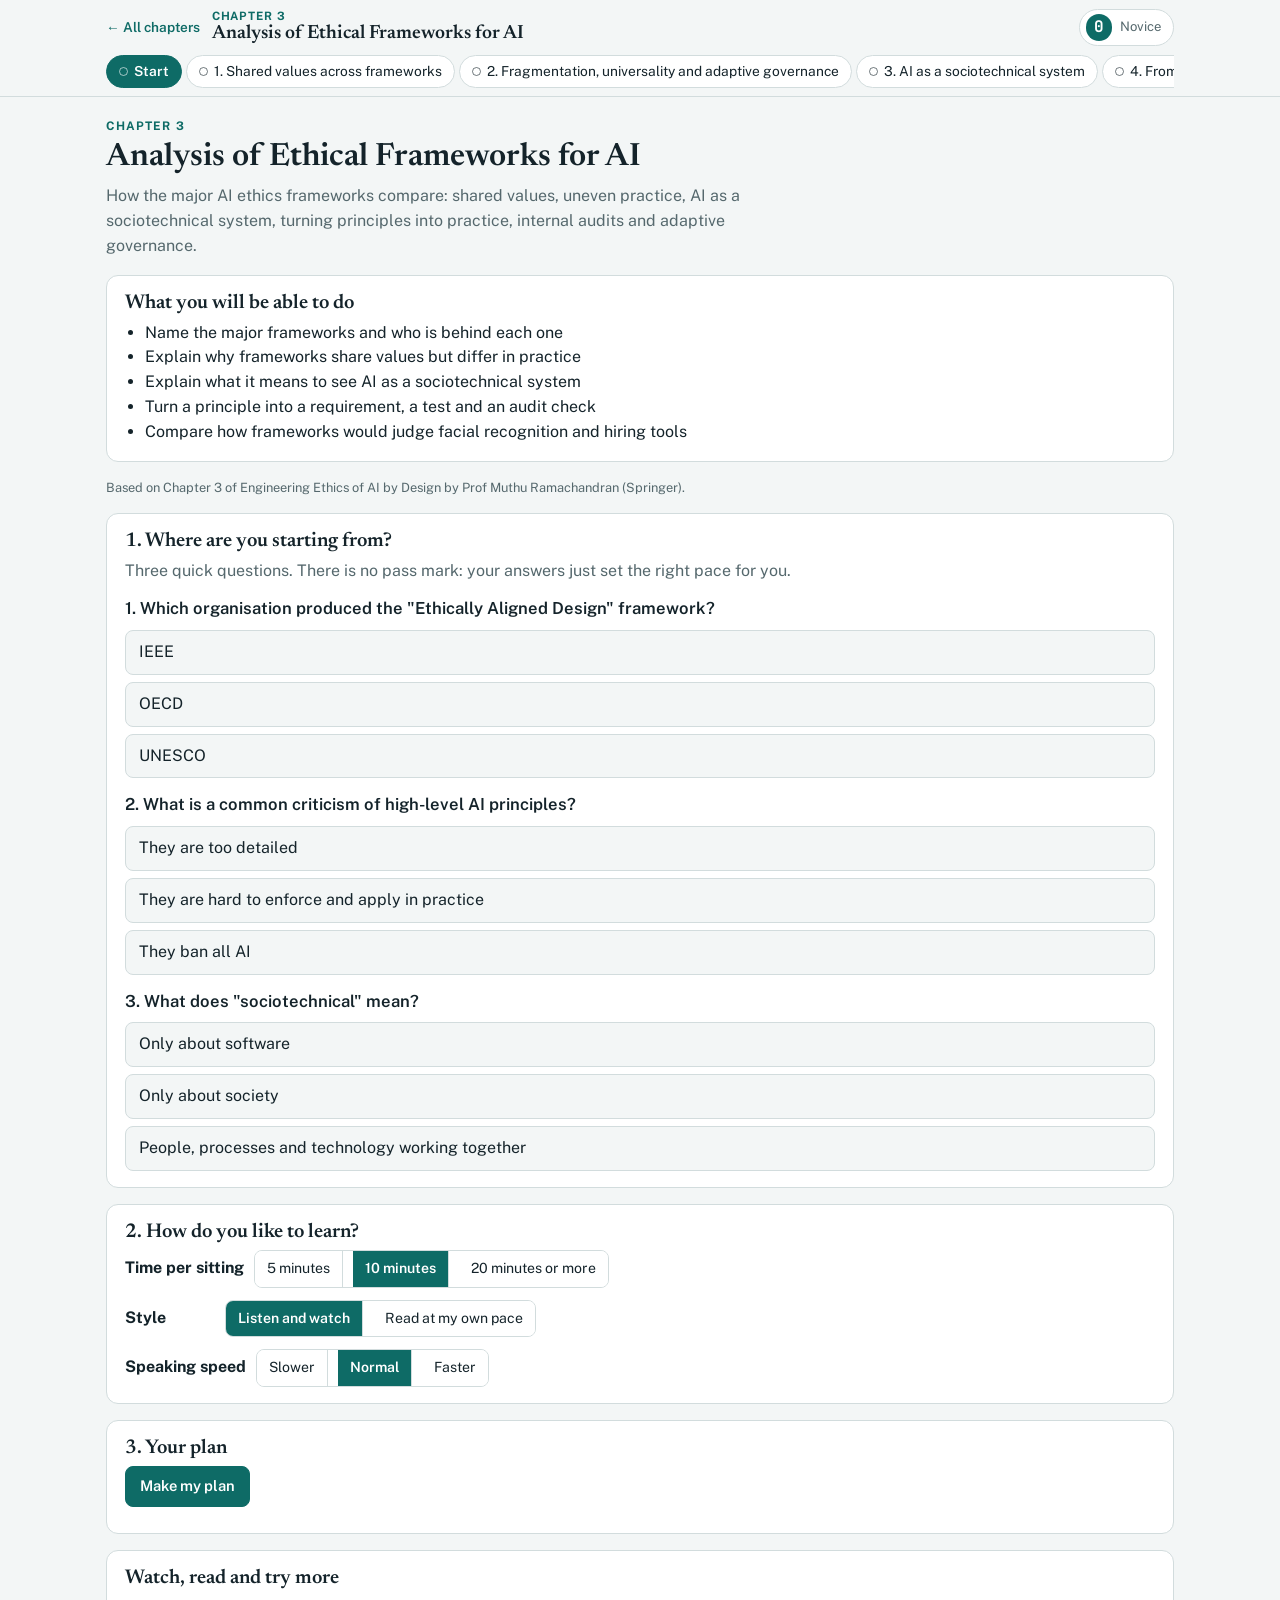
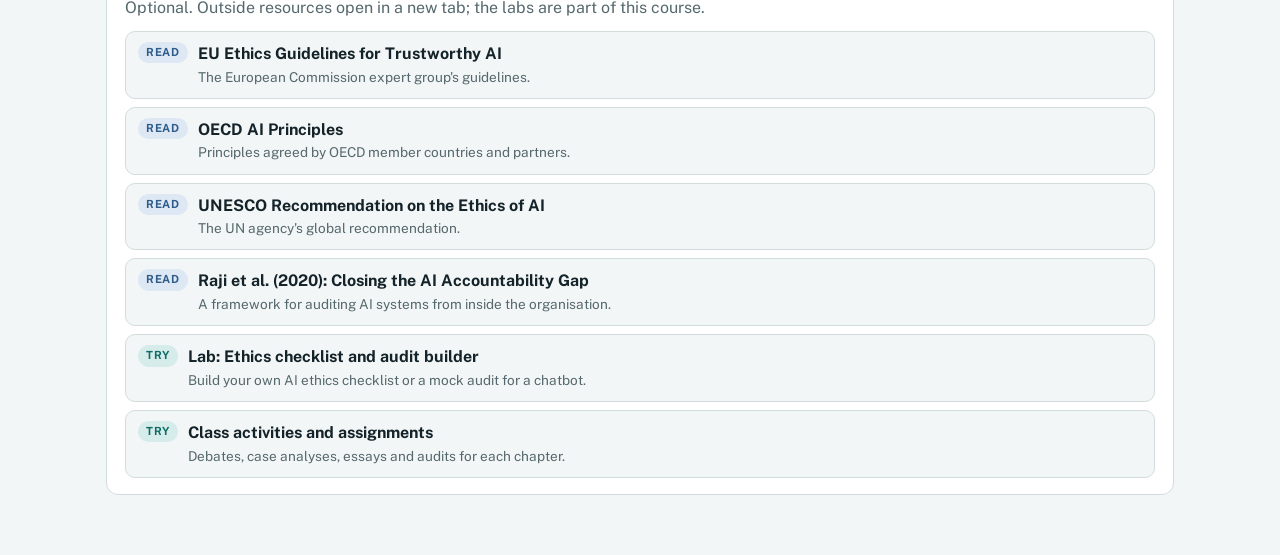
<file: ch03/index.html>
<!doctype html>
<html lang="en-GB">
<head>
<meta charset="utf-8">
<meta name="viewport" content="width=device-width, initial-scale=1, viewport-fit=cover">
<title>Chapter 3 · Analysis of Ethical Frameworks for AI</title>
<meta name="description" content="How the major AI ethics frameworks compare: shared values, uneven practice, AI as a sociotechnical system, turning principles into practice, internal audits and adaptive governance.">
<link rel="preconnect" href="https://fonts.googleapis.com">
<link rel="preconnect" href="https://fonts.gstatic.com" crossorigin>
<link rel="stylesheet" href="https://fonts.googleapis.com/css2?family=Newsreader:opsz,wght@6..72,500;6..72,600&family=Public+Sans:wght@400;500;600;700&family=JetBrains+Mono:wght@400;600&display=swap">
<link rel="stylesheet" href="../assets/course.css">
</head>
<body>

<header class="top"><div class="wrap">
  <div class="bar">
    <a class="home" href="../index.html">← All chapters</a>
    <h1 id="chTitle"><small id="chNum"></small><span></span></h1>
    <button class="idx" id="idxChip" type="button" title="Your learning index for this chapter"><b id="idxVal">0</b><span id="idxLvl">Novice</span></button>
  </div>
  <nav class="menu" id="menu" aria-label="Chapter sections"></nav>
</div></header>
<main class="wrap" id="main"></main>

<script>
const CH = {"id": "ch03", "num": "3", "title": "Analysis of Ethical Frameworks for AI", "summary": "How the major AI ethics frameworks compare: shared values, uneven practice, AI as a sociotechnical system, turning principles into practice, internal audits and adaptive governance.", "source": "Based on Chapter 3 of Engineering Ethics of AI by Design by Prof Muthu Ramachandran (Springer).", "outcomes": ["Name the major frameworks and who is behind each one", "Explain why frameworks share values but differ in practice", "Explain what it means to see AI as a sociotechnical system", "Turn a principle into a requirement, a test and an audit check", "Compare how frameworks would judge facial recognition and hiring tools"], "watch": [{"k": "Read", "t": "EU Ethics Guidelines for Trustworthy AI", "u": "https://digital-strategy.ec.europa.eu/en/library/ethics-guidelines-trustworthy-ai", "d": "The European Commission expert group's guidelines."}, {"k": "Read", "t": "OECD AI Principles", "u": "https://oecd.ai/en/ai-principles", "d": "Principles agreed by OECD member countries and partners."}, {"k": "Read", "t": "UNESCO Recommendation on the Ethics of AI", "u": "https://www.unesco.org/en/artificial-intelligence/recommendation-ethics", "d": "The UN agency's global recommendation."}, {"k": "Read", "t": "Raji et al. (2020): Closing the AI Accountability Gap", "u": "https://arxiv.org/abs/2001.00973", "d": "A framework for auditing AI systems from inside the organisation."}, {"k": "Try", "t": "Lab: Ethics checklist and audit builder", "u": "../labs/checklist/index.html", "d": "Build your own AI ethics checklist or a mock audit for a chatbot."}, {"k": "Try", "t": "Class activities and assignments", "u": "../activities/index.html", "d": "Debates, case analyses, essays and audits for each chapter."}], "starter": [{"q": "Which organisation produced the \"Ethically Aligned Design\" framework?", "o": ["IEEE", "OECD", "UNESCO"], "a": 0, "e": ""}, {"q": "What is a common criticism of high-level AI principles?", "o": ["They are too detailed", "They are hard to enforce and apply in practice", "They ban all AI"], "a": 1, "e": ""}, {"q": "What does \"sociotechnical\" mean?", "o": ["Only about software", "Only about society", "People, processes and technology working together"], "a": 2, "e": ""}], "lessons": [{"title": "Shared values across frameworks", "minutes": 2, "slides": [{"scene": "circles", "steps": [0, 0, 0, 0], "say": ["Welcome to Chapter 3, Analysis of Ethical Frameworks for AI. Many organisations around the world have written AI ethics frameworks. In this chapter we compare them.", "Four you will meet often come from the European Union, the OECD, which is a group of governments, IEEE, the engineering professional body, and UNESCO, the United Nations agency for education, science and culture.", "Look at the middle of the scene. Where the circles overlap are the shared values. Across these major frameworks, the same ideas keep appearing: fairness, accountability and transparency.", "That is good news. It means there is broad agreement, around the world, on what ethical AI should look like. Frameworks give structure for putting those values into practice."]}], "keyPoint": "Major frameworks from the EU, OECD, IEEE and UNESCO share core values, especially fairness, accountability and transparency. They give structure for putting these values into practice.", "plain": ["Many groups have written AI ethics frameworks.", "The main ones share values: fairness, accountability, transparency.", "Frameworks give structure for putting those values into practice."], "check": {"q": "Which values does the chapter say ethical AI frameworks support?", "o": ["Speed, profit and growth", "Fairness, accountability and transparency", "Secrecy and control"], "a": 1, "e": "Frameworks support fairness, accountability and transparency, which appear across the major ones.", "retry": {"q": "The OECD is best described as…", "o": ["A group of governments", "A technology company", "A university"], "a": 0, "e": "The OECD is an international organisation of member governments."}}, "scenario": {"title": "The policy draft", "setting": "Your organisation is writing its first AI policy. A colleague worries that reading four frameworks will mean four conflicting sets of values.", "steps": [{"prompt": "What can you reassure them about?", "choices": [{"t": "The major frameworks share core values like fairness, accountability and transparency", "s": 2, "fb": "Right. The shared values give a firm starting point."}, {"t": "Each framework has completely different values", "s": 0, "fb": "No. The chapter stresses the shared values."}, {"t": "Frameworks do not matter", "s": 0, "fb": "They give structure for putting values into practice."}]}, {"prompt": "Which values should the policy start from?", "choices": [{"t": "Whatever the marketing team prefers", "s": 0, "fb": "Start from values with broad agreement."}, {"t": "Fairness, accountability and transparency, then the detail for your setting", "s": 2, "fb": "Right. Begin with the shared core, then adapt."}, {"t": "Only transparency", "s": 1, "fb": "Transparency is one of them, but not the whole set."}]}]}}, {"title": "Fragmentation, universality and adaptive governance", "minutes": 2, "slides": [{"scene": "circles", "steps": [0, 1, 1, 2, 2], "say": ["If the values are shared, why is ethical AI still so hard? Because agreeing on values is not the same as acting on them.", "Watch the circles drift apart. In practice, implementation is inconsistent. Frameworks differ in how they turn values into action, how they are enforced, and in their focus. Some are written for particular sectors.", "This tension is called fragmentation versus universality. The values are near universal. The ways of applying them are fragmented.", "The chapter's answer is dynamic, adaptive governance. AI changes quickly, so the rules and oversight around it must keep being reviewed and updated.", "Think of it as a ring around everything: a commitment to keep checking, learning and adjusting."]}], "keyPoint": "Frameworks agree on values but differ in how they are applied and enforced. This is fragmentation versus universality. Governance must be dynamic and adaptive.", "plain": ["Universality: the values are shared almost everywhere.", "Fragmentation: putting them into practice differs a lot.", "Adaptive governance: keep reviewing and updating the rules as AI changes."], "check": {"q": "What does \"fragmentation versus universality\" describe?", "o": ["Shared values, but very different ways of applying them", "Computers breaking into pieces", "One framework for every country"], "a": 0, "e": "The values are near universal, while practice is fragmented.", "retry": {"q": "Why must AI governance be adaptive?", "o": ["Because AI and its uses keep changing", "Because rules are never needed", "Because adaptive means cheaper"], "a": 0, "e": "Governance has to keep up with a fast-changing technology."}}, "scenario": {"title": "Two offices, two rulebooks", "setting": "Your company has teams in two regions. Each follows a different AI framework, and they argue over which is right.", "steps": [{"prompt": "What is the best way to frame the problem?", "choices": [{"t": "The values largely match; the difference is in how each framework is applied and enforced", "s": 2, "fb": "Right. That is fragmentation versus universality."}, {"t": "One team must be unethical", "s": 0, "fb": "Not necessarily. The values are largely shared."}, {"t": "Frameworks are pointless", "s": 0, "fb": "They give structure; they just differ in practice."}]}, {"prompt": "How should the company keep its approach up to date?", "choices": [{"t": "Write a policy once and never change it", "s": 0, "fb": "AI changes quickly. A fixed policy soon falls behind."}, {"t": "Set regular reviews to update the policy as AI and the rules change", "s": 2, "fb": "Right. That is adaptive governance."}, {"t": "Wait for a problem, then react", "s": 1, "fb": "Reacting is better than nothing, but adaptive governance plans regular reviews."}]}]}}, {"title": "AI as a sociotechnical system", "minutes": 2, "slides": [{"scene": "sociotech", "steps": [0, 1, 2, 3, 3], "say": ["Here is a key insight from the chapter. AI is not just code. It is a sociotechnical system. That means people, processes and technology working together.", "At the centre is the AI model. Around it is the technology it runs on: the data, the computers and the software.", "Around that are processes and rules: who decides to use it, who checks it, who signs it off.", "And around everything are people and society: the users, the people affected by its decisions, the culture and the law.", "So an ethics problem can start in any layer. A perfect model can still cause harm if it is used in the wrong way or with no one checking. That is why ethics must look at the whole system."]}], "keyPoint": "AI is a sociotechnical system: the model, the technology, the processes and the people around it. Ethics must look at the whole system, not just the code.", "plain": ["Socio means people and society. Technical means the technology.", "An AI system includes data, computers, processes, users and the people affected.", "Problems can start in any layer, so check them all."], "check": {"q": "Why does the chapter call AI a sociotechnical system?", "o": ["Because it only runs on social media", "Because it combines people, processes and technology", "Because it is built by sociologists"], "a": 1, "e": "AI works inside a web of people, processes and technology.", "retry": {"q": "A well-built model causes harm because staff use it for a job it was not designed for. Which layer did the problem start in?", "o": ["Processes and people", "The computer chips", "None"], "a": 0, "e": "The model was fine; the problem was in how people and processes used it."}}, "scenario": {"title": "The perfect model", "setting": "Your team's model passed every technical test. Six months later, complaints arrive: staff are using it to make decisions it was never meant for.", "steps": [{"prompt": "Where is the problem?", "choices": [{"t": "In the processes and people around the model", "s": 2, "fb": "Right. The technology worked; the system around it did not."}, {"t": "Only in the code", "s": 0, "fb": "The code passed its tests. The issue is how it is used."}, {"t": "Nowhere: the model is perfect", "s": 0, "fb": "A good model inside a poor process can still harm people."}]}, {"prompt": "What should you change?", "choices": [{"t": "Retrain the model", "s": 1, "fb": "That may help, but the main fix is in how it is used."}, {"t": "Set clear rules on what it may be used for, train staff, and check use regularly", "s": 2, "fb": "Right. Fix the process and people layers."}, {"t": "Delete the complaints", "s": 0, "fb": "That hides the harm."}]}]}}, {"title": "From principles to practice", "minutes": 2, "slides": [{"scene": "ladder", "steps": [0, 0, 1, 2, 3, 3], "say": ["A principle like \"be fair\" is a good start. But how do you know whether a real system is fair? You have to operationalise it: turn it into concrete steps that people can follow and check.", "Picture a ladder from abstract to concrete. At the bottom is the principle: be fair.", "Next is a requirement. For a loan system it might be: approval rates must not differ unfairly between groups.", "Next is a test that measures it: compare approval rates for each group.", "At the top is the audit: someone checks that the tests were run, and what they found. The chapter points to internal auditing, described by Raji and colleagues, where an organisation audits its own AI systems from start to finish.", "Practical tools like these are how abstract principles become real."]}], "keyPoint": "Operationalising means turning a principle into a requirement, a test and an audit check. Internal auditing, as described by Raji and colleagues, checks that this really happened.", "plain": ["Principle: what we value, such as fairness.", "Requirement and test: what the system must do, and how we measure it.", "Audit: someone checks that the tests were done and what they showed."], "activity": {"type": "sort", "title": "Climb the ladder", "prompt": "Put each statement on the right rung for a loan approval system.", "buckets": [{"t": "Principle"}, {"t": "Requirement"}, {"t": "Test"}, {"t": "Audit"}], "items": [{"t": "Be fair to all applicants", "b": 0}, {"t": "Approval rates must not differ unfairly between groups", "b": 1}, {"t": "Compare approval rates for each group every month", "b": 2}, {"t": "An internal team checks the monthly comparisons were done and acted on", "b": 3}], "explain": "Each rung makes the one below it concrete enough to check."}, "check": {"q": "What does \"operationalising\" a principle mean?", "o": ["Turning it into concrete steps that can be followed and checked", "Writing it in capital letters", "Asking the AI to follow it"], "a": 0, "e": "Operationalising turns an abstract principle into requirements, tests and checks.", "retry": {"q": "In internal auditing, who audits the AI system?", "o": ["The organisation itself", "Only the public", "No one"], "a": 0, "e": "Internal auditing is carried out inside the organisation."}}, "scenario": {"title": "The fairness promise", "setting": "Your company website says \"Our AI is fair.\" A journalist asks how you know.", "steps": [{"prompt": "What would make the claim believable?", "choices": [{"t": "Show the fairness requirement, the tests that measure it, and the audit results", "s": 2, "fb": "Right. That is the principle made concrete and checked."}, {"t": "Repeat that the AI is fair", "s": 0, "fb": "A promise without evidence is not convincing."}, {"t": "Say the supplier promised", "s": 1, "fb": "A supplier's word helps a little, but you need your own tests and audit."}]}, {"prompt": "Who should check that the fairness tests were done?", "choices": [{"t": "An internal audit team", "s": 2, "fb": "Right. Internal auditing checks the whole process from inside."}, {"t": "Nobody", "s": 0, "fb": "Then nobody knows if the tests happened."}, {"t": "The AI itself", "s": 0, "fb": "The system cannot audit itself."}]}]}}, {"title": "Comparing frameworks on real cases", "minutes": 3, "slides": [{"scene": "circles", "opts": {"names": ["EU", "IEEE", "UNESCO", "OECD"]}, "steps": [0, 0, 1, 2], "say": ["Let's apply all this. The chapter suggests two cases. Case one: facial recognition in public places, looked at through the EU, IEEE and UNESCO frameworks.", "Each framework cares about fairness, accountability and transparency. Your task is to ask how each one would judge a camera system watching a city square.", "You may find they agree on the concerns but differ in emphasis and in how firmly they can be enforced. A common criticism of the OECD principles, for example, is limited enforceability in countries that are not members.", "Case two: algorithmic hiring tools. Compare what different frameworks say about bias and fairness. Then build your own AI ethics checklist that draws on several frameworks. The checklist lab in this course will help."]}], "keyPoint": "The same AI system can be judged differently depending on the framework. Compare them on real cases, note where they agree and differ, and build a checklist that draws on several.", "plain": ["Pick a case, such as facial recognition or a hiring tool.", "Ask how each framework would judge it.", "Note agreements and differences, then build your own checklist."], "activity": {"type": "sort", "title": "Who is behind it?", "prompt": "Sort each framework or initiative by who produced it.", "buckets": [{"t": "Governments and intergovernmental bodies", "d": ""}, {"t": "Professional and research bodies", "d": ""}, {"t": "Industry", "d": ""}, {"t": "National initiative", "d": ""}], "items": [{"t": "EU Guidelines for Trustworthy AI", "b": 0}, {"t": "OECD AI Principles", "b": 0}, {"t": "UNESCO Recommendation", "b": 0}, {"t": "IEEE Ethically Aligned Design", "b": 1}, {"t": "AI Now reports (focus on social impacts)", "b": 1}, {"t": "Partnership on AI", "b": 2}, {"t": "Montreal Declaration", "b": 3}], "explain": "Who writes a framework shapes its focus and how it can be enforced."}, "check": {"q": "Which body is primarily driven by industry collaboration?", "o": ["UNESCO", "The Montreal Declaration", "The Partnership on AI"], "a": 2, "e": "The Partnership on AI is primarily driven by industry collaboration.", "retry": {"q": "What is a common critique of the OECD AI Principles?", "o": ["Too focused on robotics", "Limited enforceability in non-member states", "Only about cybersecurity"], "a": 1, "e": "A common critique is limited enforceability outside member countries."}}, "scenario": {"title": "Cameras in the square", "setting": "A city council asks your team to compare frameworks before it decides on facial recognition in its main square.", "steps": [{"prompt": "How should you start the comparison?", "choices": [{"t": "Pick whichever framework allows the cameras", "s": 0, "fb": "That decides the answer before the analysis."}, {"t": "List the concerns each framework raises, such as fairness, accountability and transparency, then compare", "s": 2, "fb": "Right. Compare the concerns side by side."}, {"t": "Use one framework only", "s": 1, "fb": "One framework is a start, but the task is to compare."}]}, {"prompt": "Your comparison shows the frameworks agree on the concerns but differ in how firmly they can be enforced. What do you recommend?", "choices": [{"t": "Build a checklist that draws on all of them, and plan regular reviews", "s": 2, "fb": "Right. A combined checklist plus adaptive governance."}, {"t": "Ignore the frameworks", "s": 0, "fb": "They contain the shared values you need."}, {"t": "Wait until all frameworks become law", "s": 0, "fb": "That may never happen. Act on the shared values now."}]}]}, "lab": {"t": "Open the checklist builder", "u": "../labs/checklist/index.html", "d": "Build your own AI ethics checklist that draws on several frameworks."}}], "test": [{"q": "Which organisation authored the \"Ethically Aligned Design\" framework?", "o": ["OECD", "IEEE", "EU", "UNESCO"], "a": 1, "e": "IEEE authored Ethically Aligned Design.", "lesson": 4}, {"q": "Which focus is most emphasised in the AI Now reports?", "o": ["Accountability", "Privacy", "Social and labour impacts", "Transparency"], "a": 2, "e": "The AI Now reports focus on social and labour impacts.", "lesson": 4}, {"q": "What is a common critique of the OECD AI Principles?", "o": ["Limited enforceability in non-member states", "Too focused on cybersecurity", "Lack of any principles", "Focused only on robotics"], "a": 0, "e": "A common critique is limited enforceability in non-member states.", "lesson": 4}, {"q": "The Montreal Declaration is best described as…", "o": ["A government regulation", "A corporate ethics charter", "An international treaty", "A national initiative promoting AI responsibility"], "a": 3, "e": "It is described as a national initiative promoting AI responsibility.", "lesson": 4}, {"q": "The Partnership on AI is primarily driven by…", "o": ["Industry collaboration", "Academia", "Government agencies", "Non-profit advocacy groups"], "a": 0, "e": "It is primarily driven by industry collaboration.", "lesson": 4}, {"q": "Frameworks share values but differ in how they are applied. What is this called?", "o": ["Fragmentation versus universality", "Deep learning", "Beneficence"], "a": 0, "e": "Universal values, fragmented practice.", "lesson": 1}, {"q": "A model passes its tests, but harm comes from how staff use it. Which idea explains this?", "o": ["AI is only code", "AI is a sociotechnical system", "The model is ASI"], "a": 1, "e": "People, processes and technology work together, and problems can start in any layer.", "lesson": 2}, {"q": "\"Compare approval rates for each group every month\" is which rung of the ladder?", "o": ["Principle", "Audit", "Test"], "a": 2, "e": "It measures the requirement, so it is a test.", "lesson": 3}]};
</script>
<script src="../assets/vendor/three.min.js"></script>
<script src="../assets/scenes.js"></script>
<script src="../assets/engine.js"></script>
</body>
</html>
</file>
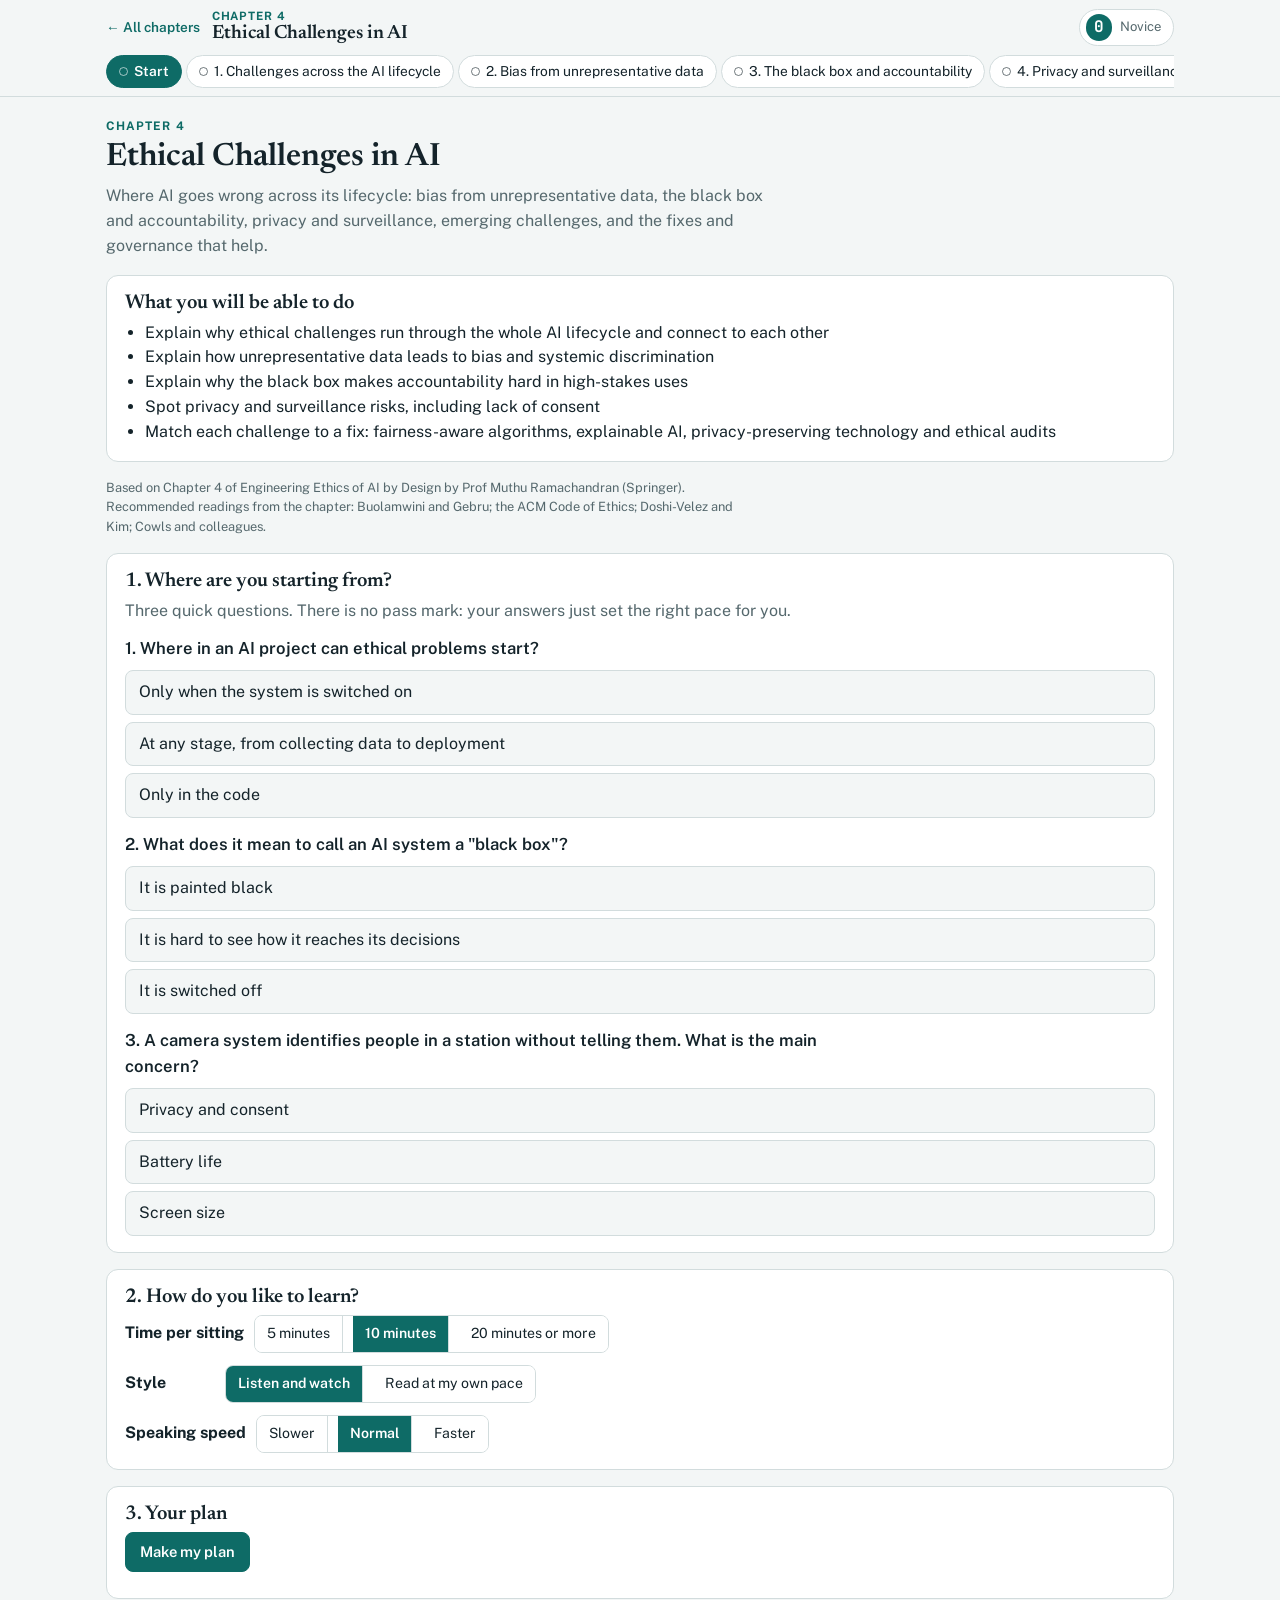
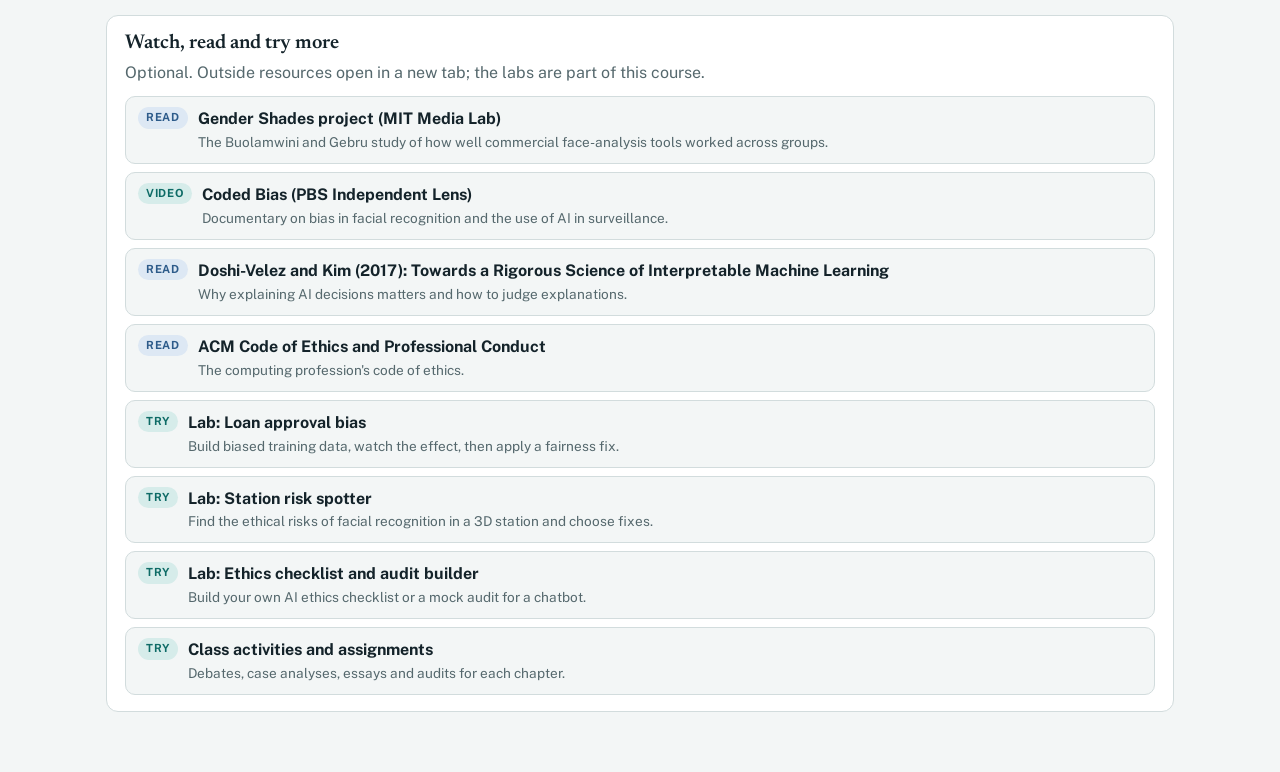
<file: ch04/index.html>
<!doctype html>
<html lang="en-GB">
<head>
<meta charset="utf-8">
<meta name="viewport" content="width=device-width, initial-scale=1, viewport-fit=cover">
<title>Chapter 4 · Ethical Challenges in AI</title>
<meta name="description" content="Where AI goes wrong across its lifecycle: bias from unrepresentative data, the black box and accountability, privacy and surveillance, emerging challenges, and the fixes and governance that help.">
<link rel="preconnect" href="https://fonts.googleapis.com">
<link rel="preconnect" href="https://fonts.gstatic.com" crossorigin>
<link rel="stylesheet" href="https://fonts.googleapis.com/css2?family=Newsreader:opsz,wght@6..72,500;6..72,600&family=Public+Sans:wght@400;500;600;700&family=JetBrains+Mono:wght@400;600&display=swap">
<link rel="stylesheet" href="../assets/course.css">
</head>
<body>

<header class="top"><div class="wrap">
  <div class="bar">
    <a class="home" href="../index.html">← All chapters</a>
    <h1 id="chTitle"><small id="chNum"></small><span></span></h1>
    <button class="idx" id="idxChip" type="button" title="Your learning index for this chapter"><b id="idxVal">0</b><span id="idxLvl">Novice</span></button>
  </div>
  <nav class="menu" id="menu" aria-label="Chapter sections"></nav>
</div></header>
<main class="wrap" id="main"></main>

<script>
const CH = {"id": "ch04", "num": "4", "title": "Ethical Challenges in AI", "summary": "Where AI goes wrong across its lifecycle: bias from unrepresentative data, the black box and accountability, privacy and surveillance, emerging challenges, and the fixes and governance that help.", "source": "Based on Chapter 4 of Engineering Ethics of AI by Design by Prof Muthu Ramachandran (Springer). Recommended readings from the chapter: Buolamwini and Gebru; the ACM Code of Ethics; Doshi-Velez and Kim; Cowls and colleagues.", "outcomes": ["Explain why ethical challenges run through the whole AI lifecycle and connect to each other", "Explain how unrepresentative data leads to bias and systemic discrimination", "Explain why the black box makes accountability hard in high-stakes uses", "Spot privacy and surveillance risks, including lack of consent", "Match each challenge to a fix: fairness-aware algorithms, explainable AI, privacy-preserving technology and ethical audits"], "watch": [{"k": "Read", "t": "Gender Shades project (MIT Media Lab)", "u": "https://www.media.mit.edu/projects/gender-shades/", "d": "The Buolamwini and Gebru study of how well commercial face-analysis tools worked across groups."}, {"k": "Video", "t": "Coded Bias (PBS Independent Lens)", "u": "https://www.pbs.org/independentlens/documentaries/coded-bias/", "d": "Documentary on bias in facial recognition and the use of AI in surveillance."}, {"k": "Read", "t": "Doshi-Velez and Kim (2017): Towards a Rigorous Science of Interpretable Machine Learning", "u": "https://arxiv.org/abs/1702.08608", "d": "Why explaining AI decisions matters and how to judge explanations."}, {"k": "Read", "t": "ACM Code of Ethics and Professional Conduct", "u": "https://www.acm.org/code-of-ethics", "d": "The computing profession's code of ethics."}, {"k": "Try", "t": "Lab: Loan approval bias", "u": "../labs/loan-bias/index.html", "d": "Build biased training data, watch the effect, then apply a fairness fix."}, {"k": "Try", "t": "Lab: Station risk spotter", "u": "../labs/risk-spotter/index.html", "d": "Find the ethical risks of facial recognition in a 3D station and choose fixes."}, {"k": "Try", "t": "Lab: Ethics checklist and audit builder", "u": "../labs/checklist/index.html", "d": "Build your own AI ethics checklist or a mock audit for a chatbot."}, {"k": "Try", "t": "Class activities and assignments", "u": "../activities/index.html", "d": "Debates, case analyses, essays and audits for each chapter."}], "starter": [{"q": "Where in an AI project can ethical problems start?", "o": ["Only when the system is switched on", "At any stage, from collecting data to deployment", "Only in the code"], "a": 1, "e": ""}, {"q": "What does it mean to call an AI system a \"black box\"?", "o": ["It is painted black", "It is hard to see how it reaches its decisions", "It is switched off"], "a": 1, "e": ""}, {"q": "A camera system identifies people in a station without telling them. What is the main concern?", "o": ["Privacy and consent", "Battery life", "Screen size"], "a": 0, "e": ""}], "lessons": [{"title": "Challenges across the AI lifecycle", "minutes": 2, "slides": [{"scene": "lifecycle", "opts": {"mode": "warnings", "risks": ["Unrepresentative data", "Hidden assumptions", "Black-box model", "Untested groups", "Surveillance, drift"], "head": "Challenges can start at every stage"}, "steps": [-1, 0, 2, 4, 5, 5], "say": ["Welcome to Chapter 4, Ethical Challenges in AI. In the last three chapters we met the principles and the frameworks. Now we look at where things actually go wrong.", "The first insight is that ethical challenges run through the entire AI lifecycle. They can start right at the beginning, when data is collected. If the data leaves people out, the problem is built in from day one.", "They can appear while the model is built and trained, for example when it becomes too complex to explain.", "And they can appear after deployment, when the system is used in ways nobody planned, or keeps changing as it learns.", "The challenges are also interrelated. Biased data makes unfair decisions. A black box makes those decisions hard to spot. And without anyone accountable, nobody fixes them.", "So ethics cannot be a single check at the end. It has to follow the system all the way through."]}], "keyPoint": "Ethical challenges span the whole AI lifecycle, from data collection to deployment, and they are interrelated: one problem often makes another worse.", "plain": ["Problems can start at any stage, not just at the end.", "They connect: bad data plus a black box plus no owner is worse than any one alone.", "So ethics has to follow the system through its whole life."], "check": {"q": "What does the chapter mean by saying ethical challenges are \"interrelated\"?", "o": ["They only happen one at a time", "One challenge can make another worse, such as bias hidden by a black box", "They are all about money"], "a": 1, "e": "Challenges connect. Biased data, an unexplainable model and no accountability reinforce each other.", "retry": {"q": "When can ethical challenges start in an AI project?", "o": ["Only after launch", "At any stage, from data collection to deployment", "Only during testing"], "a": 1, "e": "They span the entire lifecycle."}}, "scenario": {"title": "The project plan", "setting": "Your manager's plan has one ethics review, scheduled the week before launch.", "steps": [{"prompt": "What is the main risk with this plan?", "choices": [{"t": "Problems that start with the data or design will be found too late to fix easily", "s": 2, "fb": "Right. Challenges span the lifecycle, so checks must too."}, {"t": "Nothing, one review is enough", "s": 0, "fb": "One late review cannot catch problems built in at the start."}, {"t": "The review might run over time", "s": 1, "fb": "Possibly, but the bigger risk is finding deep problems too late."}]}, {"prompt": "What would you suggest instead?", "choices": [{"t": "Ethics checks at each stage, starting with the data", "s": 2, "fb": "Right. Follow the system through its whole lifecycle."}, {"t": "Skip the review entirely", "s": 0, "fb": "That removes the only check."}, {"t": "Do the review after launch instead", "s": 0, "fb": "By then people may already be harmed."}]}]}}, {"title": "Bias from unrepresentative data", "minutes": 3, "slides": [{"scene": "pipeline", "steps": [0, 1, 1, 2, 2], "say": ["The second insight is about bias. Bias in AI often comes from unrepresentative datasets: data that does not fairly reflect all the people the system will be used on.", "Watch the data in the scene. Most of it comes from one group. The model learns mostly about that group, and when it makes decisions, the other group is treated worse.", "A well-known study by Joy Buolamwini and Timnit Gebru, called Gender Shades, tested commercial tools that guess a person's gender from a photo of their face. They found much higher error rates for darker-skinned women than for lighter-skinned men. They also showed that the image collections commonly used to test such tools were made up mostly of lighter-skinned faces.", "Bias like this does not just copy old unfairness. It can reinforce systemic discrimination: unfair decisions feed back into tomorrow's data, and the pattern grows.", "That is why you should always ask who is in the data, and who is missing."]}], "keyPoint": "Bias often comes from unrepresentative data: data that leaves some groups out or under-counts them. It can reinforce systemic discrimination by feeding unfair decisions back into future data.", "plain": ["If the data is mostly about one group, the AI works best for that group.", "Gender Shades found commercial face tools made far more errors for darker-skinned women.", "Unfair decisions can feed back into the data and make the bias grow."], "check": {"q": "According to the chapter, where does bias in AI often come from?", "o": ["Unrepresentative datasets", "Slow computers", "Too many users"], "a": 0, "e": "The chapter names unrepresentative datasets as a source of bias.", "retry": {"q": "What did the Gender Shades study find?", "o": ["All tools worked equally well for everyone", "Much higher error rates for darker-skinned women", "The tools could not detect faces at all"], "a": 1, "e": "Error rates were much higher for darker-skinned women than for lighter-skinned men."}}, "scenario": {"title": "The skin-check app", "setting": "A start-up builds an app that checks photos of skin for problems. Its training photos come almost entirely from people with light skin.", "steps": [{"prompt": "What is the likely problem?", "choices": [{"t": "The app will work less well for people with darker skin", "s": 2, "fb": "Right. Unrepresentative data means poorer results for the groups left out."}, {"t": "The app will be too slow", "s": 0, "fb": "Speed is not the issue here."}, {"t": "There is no problem if the overall accuracy is high", "s": 0, "fb": "High overall accuracy can hide poor results for some groups."}]}, {"prompt": "What should the team do before launch?", "choices": [{"t": "Launch and fix it later", "s": 0, "fb": "People could be harmed in the meantime."}, {"t": "Collect more representative data and test results separately for each skin tone", "s": 2, "fb": "Right. Fix the data and measure each group."}, {"t": "Add a warning in small print", "s": 1, "fb": "Honest, but it does not fix the bias."}]}]}, "lab": {"t": "Open the loan approval bias lab", "u": "../labs/loan-bias/index.html", "d": "Introduce bias into training data, watch the effect on approvals, then apply a fairness-aware adjustment."}}, {"title": "The black box and accountability", "minutes": 2, "slides": [{"scene": "blackbox", "steps": [0, 1, 1, 2, 2], "say": ["The third insight is about accountability. Many AI systems are a black box. Information goes in, a decision comes out, and it is very hard to see why. Even the people who built it may not be able to explain a particular decision.", "That makes accountability difficult. If nobody can see why the system refused a loan or flagged a patient, how do you know if it was wrong? And who is responsible?", "The problem matters most in high-stakes applications: healthcare, justice, jobs and money, where a wrong decision can change someone's life.", "One answer is explainable AI. These are methods that open up the box, showing the main reasons behind a decision in a way people can understand and question.", "The chapter recommends reading Doshi-Velez and Kim on explainable AI, if you want to go deeper."]}], "keyPoint": "Many AI systems are a black box: hard to see inside, even for their builders. That makes accountability hard, especially in high-stakes uses. Explainable AI helps by showing the main reasons for a decision.", "plain": ["Black box: you see what goes in and what comes out, but not why.", "Without reasons, it is hard to spot mistakes or hold anyone responsible.", "Explainable AI shows the main reasons, so people can question them."], "check": {"q": "Why does the black box make accountability difficult?", "o": ["Because the box is locked", "Because nobody can easily see why a decision was made, so mistakes and responsibility are hard to pin down", "Because black boxes are expensive"], "a": 1, "e": "Without seeing the reasons, it is hard to tell whether a decision was wrong and who should answer for it.", "retry": {"q": "Where does the black box problem matter most?", "o": ["In high-stakes uses such as healthcare and justice", "In music playlists", "In weather apps"], "a": 0, "e": "High-stakes decisions can change someone's life."}}, "scenario": {"title": "The flagged patient", "setting": "A hospital AI flags a patient as low priority. A nurse disagrees, but nobody can see why the AI decided.", "steps": [{"prompt": "What should happen first?", "choices": [{"t": "Follow the AI: it is usually right", "s": 0, "fb": "Usually is not always. In high-stakes care, a person must be able to question it."}, {"t": "The nurse's concern is escalated to a responsible clinician who can override the AI", "s": 2, "fb": "Right. A person stays accountable for high-stakes decisions."}, {"t": "Turn the AI off for good", "s": 1, "fb": "That may be too much. Start by letting people check and override it."}]}, {"prompt": "What would make the AI easier to trust in future?", "choices": [{"t": "A bigger screen", "s": 0, "fb": "The problem is not the display."}, {"t": "Explainable AI that shows the main reasons for each flag", "s": 2, "fb": "Right. Reasons let staff spot and challenge mistakes."}, {"t": "Fewer staff checking it", "s": 0, "fb": "That makes accountability weaker, not stronger."}]}]}}, {"title": "Privacy and surveillance", "minutes": 2, "slides": [{"scene": "station", "steps": [0, 1, 1, 2, 3, 3], "say": ["The fourth insight is about privacy. AI systems pose significant threats to privacy, especially when they are used for surveillance, or without adequate consent.", "Picture a busy station with facial recognition cameras. Every face that passes is scanned and compared against a list.", "Most people walking through have done nothing wrong, and many do not know it is happening.", "If the system wrongly matches someone, they may be stopped and questioned. And if it works less well for some groups, those groups are wrongly stopped more often. So privacy and bias combine.", "Then there are the quieter questions. Were people told? Did they agree? How long are the faces kept, and who can see them?", "Surveillance without consent is one of the clearest ethical challenges in AI today."]}], "keyPoint": "AI poses significant threats to privacy, especially in surveillance and without adequate consent. Wrong matches and unequal accuracy can add bias on top of the privacy harm.", "plain": ["Surveillance AI can watch and identify people in public.", "People should be told, and asked, before their data is used.", "Wrong matches can fall harder on some groups."], "check": {"q": "When are AI privacy threats greatest, according to the chapter?", "o": ["When the AI is turned off", "When people agree and are told", "When AI is used for surveillance or without adequate consent"], "a": 2, "e": "Surveillance and lack of consent are named as the main privacy threats.", "retry": {"q": "Facial recognition wrongly matches people from one group more often. Which two concerns combine?", "o": ["Privacy and bias", "Speed and cost", "Design and colour"], "a": 0, "e": "Privacy harm and unequal accuracy combine."}}, "scenario": {"title": "The station trial", "setting": "A transport company plans to trial facial recognition at a station to find people on a watch list.", "steps": [{"prompt": "What should the company consider first?", "choices": [{"t": "Whether people are told, whether there is a lawful basis and consent where needed, and how long images are kept", "s": 2, "fb": "Right. Privacy and consent come first."}, {"t": "The colour of the cameras", "s": 0, "fb": "The concern is about people's data."}, {"t": "Nothing, cameras are already everywhere", "s": 0, "fb": "Ordinary cameras do not identify everyone automatically."}]}, {"prompt": "Tests show more wrong matches for some groups. What now?", "choices": [{"t": "Go ahead: some errors are normal", "s": 0, "fb": "Errors that fall harder on some groups are unfair."}, {"t": "Pause the trial until accuracy is tested and fair across groups", "s": 2, "fb": "Right. Do not deploy a system that wrongly targets some groups."}, {"t": "Only use it at night", "s": 1, "fb": "That changes when harm happens, not whether it happens."}]}]}, "lab": {"t": "Open the station risk spotter", "u": "../labs/risk-spotter/index.html", "d": "Explore the station in 3D, find each ethical risk, and choose a fix."}}, {"title": "Emerging challenges", "minutes": 2, "slides": [{"scene": "drift", "steps": [0, 1, 1, 2, 2], "say": ["The fifth insight is about what is coming next. The chapter names three emerging challenges.", "The first is adaptive bias. Some AI systems keep learning after they are launched. As they learn from new data, their behaviour can drift, and new bias can creep in, even if they were fair on day one.", "The second is autonomous decision-making. As AI systems act more on their own, fewer people check each decision before it takes effect.", "Both lead to the third: the need for continuous oversight. A system that changes and acts by itself has to be watched all the time. That means monitoring how it behaves, raising an alert when it drifts, and correcting it.", "A one-off check at launch is no longer enough."]}], "keyPoint": "Emerging challenges: adaptive bias (systems that drift as they keep learning), autonomous decision-making, and the resulting need for continuous oversight.", "plain": ["Adaptive bias: a system that keeps learning can become unfair over time.", "Autonomous decisions: the AI acts with fewer people checking.", "Continuous oversight: keep monitoring, alerting and correcting."], "check": {"q": "What is adaptive bias?", "o": ["A setting that adapts screen brightness", "Bias that only exists in the training lab", "Bias that can creep in as a system keeps learning after launch"], "a": 2, "e": "Systems that keep learning can drift and pick up new bias over time.", "retry": {"q": "Why do emerging challenges call for continuous oversight?", "o": ["Because systems that change and act alone must be watched all the time", "Because oversight is cheaper", "Because launch checks are illegal"], "a": 0, "e": "One check at launch cannot catch changes that happen later."}}, "scenario": {"title": "The learning chatbot", "setting": "A council's advice chatbot keeps learning from conversations. After six months, residents complain its answers have become rude to some groups.", "steps": [{"prompt": "What has most likely happened?", "choices": [{"t": "Adaptive bias: it learned new, unfair patterns from new data", "s": 2, "fb": "Right. A system that keeps learning can drift."}, {"t": "The residents are imagining it", "s": 0, "fb": "Complaints like these should be taken seriously and checked."}, {"t": "The server is too slow", "s": 0, "fb": "Speed does not make answers rude."}]}, {"prompt": "What should the council put in place?", "choices": [{"t": "Check it once a year", "s": 1, "fb": "Better than nothing, but drift can happen quickly."}, {"t": "Continuous monitoring with alerts, and a team who can correct or pause it", "s": 2, "fb": "Right. That is continuous oversight."}, {"t": "Let it keep learning without checks", "s": 0, "fb": "That is how the problem arose."}]}]}}, {"title": "Fixes and governance", "minutes": 3, "slides": [{"scene": "fixmap", "steps": [-1, 0, 1, 2, 3, 5], "say": ["Now the good news. The chapter names four kinds of fix, and each one pairs with a challenge.", "For bias: fairness-aware algorithms. These are designed and tested so that outcomes do not unfairly differ between groups.", "For the black box: explainable AI, which shows the main reasons for a decision.", "For privacy and surveillance: privacy-preserving technologies, which let systems learn and work while protecting personal data.", "And for systems that change and act on their own: ethical audits, which check the system regularly, together with continuous oversight.", "Finally, the seventh insight. Effective governance needs multidisciplinary collaboration: engineers, lawyers, ethicists, domain experts and the people affected, working together. And it needs proactive ethical frameworks that act before harm happens, not after."]}], "keyPoint": "Four fixes: fairness-aware algorithms, explainable AI, privacy-preserving technologies and ethical audits. Good governance is multidisciplinary and proactive, acting before harm happens.", "plain": ["Bias → fairness-aware algorithms. Black box → explainable AI.", "Privacy → privacy-preserving technologies. Change and autonomy → audits and oversight.", "Governance: many kinds of expert, acting before harm, not after."], "activity": {"type": "sort", "title": "Match the fix", "prompt": "Which fix best answers each problem?", "buckets": [{"t": "Fairness-aware algorithms"}, {"t": "Explainable AI"}, {"t": "Privacy-preserving technologies"}, {"t": "Ethical audits"}], "items": [{"t": "A loan model approves one group far less often", "b": 0}, {"t": "A patient's carer cannot find out why the AI flagged them", "b": 1}, {"t": "A health app needs to learn without exposing personal records", "b": 2}, {"t": "Nobody has checked a deployed chatbot in a year", "b": 3}, {"t": "Shortlists favour applicants like past hires", "b": 0}, {"t": "A judge asks for the reasons behind a risk score", "b": 1}], "explain": "Each fix answers a different challenge, so most systems need several."}, "check": {"q": "Which fix pairs best with the black box problem?", "o": ["Privacy-preserving technologies", "Explainable AI", "A bigger dataset"], "a": 1, "e": "Explainable AI shows the reasons behind decisions.", "retry": {"q": "What does the chapter say effective governance needs?", "o": ["Multidisciplinary collaboration and proactive frameworks", "One expert working alone", "Waiting until harm happens"], "a": 0, "e": "Many disciplines working together, acting before harm happens."}}, "scenario": {"title": "The audit plan", "setting": "You are asked to plan an ethical audit of a customer-service chatbot.", "steps": [{"prompt": "Which three checks should the audit include, based on the chapter's exercise?", "choices": [{"t": "Bias testing, an explainability review and a privacy assessment", "s": 2, "fb": "Right. Those three come straight from the chapter's audit exercise."}, {"t": "Colour scheme, font and logo", "s": 0, "fb": "Those are design choices, not ethical checks."}, {"t": "Only a speed test", "s": 0, "fb": "Speed is not an ethical check."}]}, {"prompt": "Who should be on the audit team?", "choices": [{"t": "Only the developers who built it", "s": 1, "fb": "They know the system, but governance needs several disciplines."}, {"t": "A mix: developers, legal and ethics specialists, customer-service staff and customer representatives", "s": 2, "fb": "Right. Multidisciplinary collaboration."}, {"t": "Nobody: the chatbot can check itself", "s": 0, "fb": "A system cannot audit itself."}]}]}, "lab": {"t": "Build a chatbot audit", "u": "../labs/checklist/index.html#audit", "d": "Use the audit builder to create a mock ethical audit with bias testing, an explainability review and a privacy assessment."}}], "test": [{"q": "Where can ethical challenges in AI start?", "o": ["Only after launch", "Anywhere from data collection to deployment", "Only in testing"], "a": 1, "e": "Challenges span the whole lifecycle.", "lesson": 0}, {"q": "A voice assistant trained mostly on one accent works poorly for others. What is the cause?", "o": ["Unrepresentative data", "Slow processors", "Too much transparency"], "a": 0, "e": "Data that under-represents some groups leads to bias.", "lesson": 1}, {"q": "How can bias reinforce systemic discrimination?", "o": ["Unfair decisions feed back into future data", "It cannot", "By making systems faster"], "a": 0, "e": "Today's unfair decisions become tomorrow's data.", "lesson": 1}, {"q": "Why is accountability hard for black-box AI in high-stakes uses?", "o": ["It is too cheap", "It is hard to see why decisions were made", "It always explains itself"], "a": 1, "e": "Without reasons, mistakes and responsibility are hard to pin down.", "lesson": 2}, {"q": "A shop uses cameras to identify returning customers without telling them. Which challenge is this?", "o": ["Privacy and lack of consent", "Adaptive bias", "Explainability only"], "a": 0, "e": "Surveillance without consent is a privacy threat.", "lesson": 3}, {"q": "A recommendation system becomes unfair months after launch as it keeps learning. What is this called?", "o": ["Symbolic AI", "Adaptive bias", "Beneficence"], "a": 1, "e": "Systems that keep learning can drift into new bias.", "lesson": 4}, {"q": "Which fix pairs with privacy and surveillance concerns?", "o": ["Fairness-aware algorithms", "Explainable AI", "Privacy-preserving technologies"], "a": 2, "e": "Privacy-preserving technologies protect personal data.", "lesson": 5}, {"q": "What kind of governance does the chapter call for?", "o": ["Reactive and single-discipline", "Multidisciplinary and proactive", "None"], "a": 1, "e": "Many disciplines working together, acting before harm.", "lesson": 5}]};
</script>
<script src="../assets/vendor/three.min.js"></script>
<script src="../assets/scenes.js"></script>
<script src="../assets/engine.js"></script>
</body>
</html>
</file>
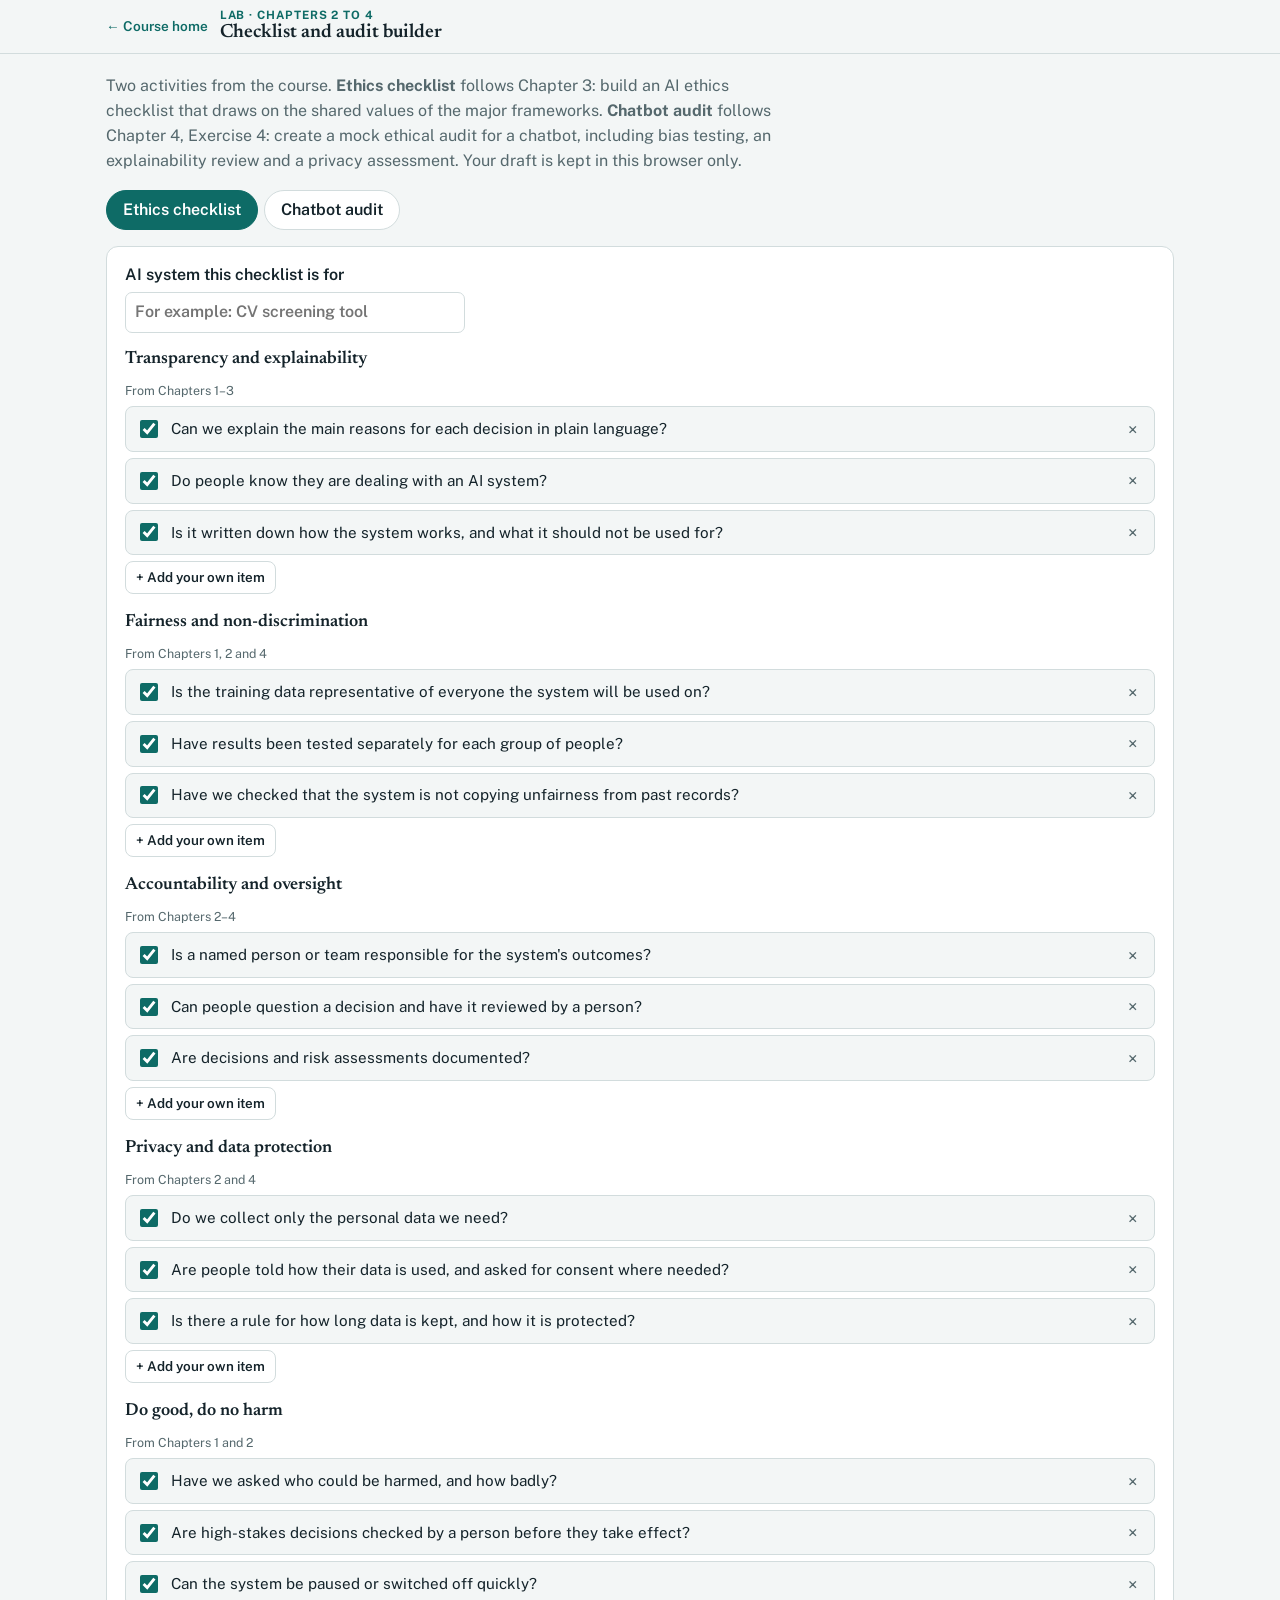
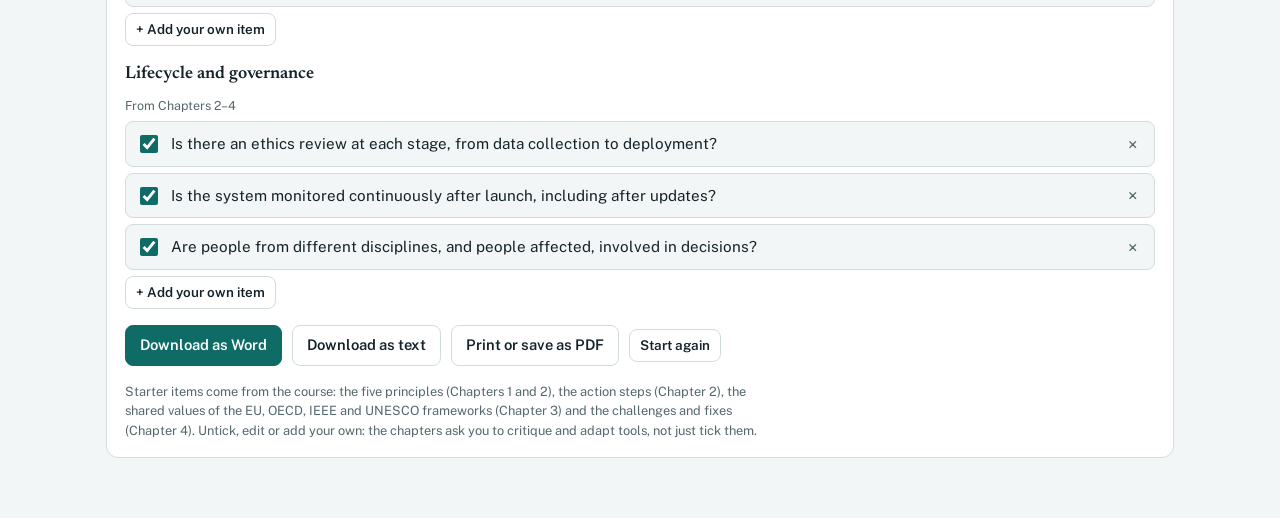
<file: labs/checklist/index.html>
<!doctype html>
<html lang="en-GB">
<head>
<meta charset="utf-8">
<meta name="viewport" content="width=device-width, initial-scale=1, viewport-fit=cover">
<title>Checklist and Audit Builder</title>
<meta name="description" content="Build your own AI ethics checklist, or a mock ethical audit for a chatbot with bias testing, an explainability review and a privacy assessment, and download it.">
<link rel="preconnect" href="https://fonts.googleapis.com">
<link rel="preconnect" href="https://fonts.gstatic.com" crossorigin>
<link rel="stylesheet" href="https://fonts.googleapis.com/css2?family=Newsreader:opsz,wght@6..72,500;6..72,600&family=Public+Sans:wght@400;500;600;700&family=JetBrains+Mono:wght@400;600&display=swap">
<link rel="stylesheet" href="../../assets/course.css">
<style>
/* Layout: two tabs (checklist, audit). Each: system name, grouped items, add-your-own, download/print. */
.lab{padding-block:20px 60px;display:flex;flex-direction:column;gap:16px}
.tabs{display:flex;gap:6px;flex-wrap:wrap}
.tabs button{border:1px solid var(--line);background:var(--surface);border-radius:99px;padding:7px 16px;cursor:pointer;font-weight:600}
.tabs button[aria-selected="true"]{background:var(--accent);border-color:var(--accent);color:var(--surface)}
.grp{display:flex;flex-direction:column;gap:6px}
.grp h3{font-size:1.1rem}
.grp .src{font-size:.78rem;color:var(--muted)}
.item{display:grid;grid-template-columns:auto minmax(0,1fr) auto;gap:10px;align-items:center;border:1px solid var(--line);border-radius:8px;padding:6px 10px;background:var(--bg)}
.item input[type=checkbox]{width:18px;height:18px;accent-color:var(--accent)}
.item input[type=text]{width:100%;border:0;background:transparent;padding:4px 0;font-size:.95rem}
.item button{border:0;background:none;color:var(--muted);cursor:pointer;font-size:1.1rem}
.aud{display:flex;flex-direction:column;gap:10px}
.arow{border:1px solid var(--line);border-radius:10px;padding:10px 12px;background:var(--bg);display:flex;flex-direction:column;gap:6px}
.arow b{font-size:.95rem}
.arow .how{font-size:.86rem;color:var(--muted)}
.arow select,.arow textarea,#sysName,#audName{padding:7px 9px;border-radius:7px;border:1px solid var(--line);background:var(--surface);font:inherit;color:inherit}
.arow textarea{min-height:52px;resize:vertical}
.arow .r{display:flex;gap:8px;flex-wrap:wrap;align-items:center}
#sysName,#audName{width:340px;max-width:100%}
@media print{ .top,.tabs,.noprint{display:none!important} .card{border:0} body{background:#fff} }
</style>
</head>
<body>
<header class="top"><div class="wrap"><div class="bar">
  <a class="home" href="../../index.html">← Course home</a>
  <h1><small>Lab · Chapters 2 to 4</small>Checklist and audit builder</h1>
</div></div></header>

<main class="wrap lab">
  <p class="lede">Two activities from the course. <b>Ethics checklist</b> follows Chapter 3: build an AI ethics checklist that draws on the shared values of the major frameworks. <b>Chatbot audit</b> follows Chapter 4, Exercise 4: create a mock ethical audit for a chatbot, including bias testing, an explainability review and a privacy assessment. Your draft is kept in this browser only.</p>
  <div class="tabs" role="tablist">
    <button type="button" role="tab" id="tabC" aria-selected="true">Ethics checklist</button>
    <button type="button" role="tab" id="tabA" aria-selected="false">Chatbot audit</button>
  </div>

  <section id="paneC" class="card" style="display:flex;flex-direction:column;gap:16px">
    <label class="noprint" style="display:flex;flex-direction:column;gap:4px;font-weight:600">AI system this checklist is for
      <input id="sysName" type="text" placeholder="For example: CV screening tool"></label>
    <div id="groups" style="display:flex;flex-direction:column;gap:18px"></div>
    <div class="row noprint">
      <button class="btn primary" type="button" id="dlC">Download as Word</button>
      <button class="btn" type="button" id="txtC">Download as text</button>
      <button class="btn" type="button" onclick="print()">Print or save as PDF</button>
      <button class="btn small" type="button" id="resetC">Start again</button>
    </div>
    <p class="foot">Starter items come from the course: the five principles (Chapters 1 and 2), the action steps (Chapter 2), the shared values of the EU, OECD, IEEE and UNESCO frameworks (Chapter 3) and the challenges and fixes (Chapter 4). Untick, edit or add your own: the chapters ask you to critique and adapt tools, not just tick them.</p>
  </section>

  <section id="paneA" class="card" hidden style="display:flex;flex-direction:column;gap:16px">
    <label class="noprint" style="display:flex;flex-direction:column;gap:4px;font-weight:600">Chatbot being audited
      <input id="audName" type="text" placeholder="For example: council advice chatbot"></label>
    <div id="audit" class="aud"></div>
    <div class="row noprint">
      <button class="btn primary" type="button" id="dlA">Download as Word</button>
      <button class="btn" type="button" id="txtA">Download as text</button>
      <button class="btn" type="button" onclick="print()">Print or save as PDF</button>
      <button class="btn small" type="button" id="resetA">Start again</button>
    </div>
    <p class="foot">This is a mock audit for learning. Fill in the finding for each check as if you had run it, and write what you would do next.</p>
  </section>
</main>
<script>
const GROUPS = [
 ['Transparency and explainability', 'Chapters 1–3', ['Can we explain the main reasons for each decision in plain language?', 'Do people know they are dealing with an AI system?', 'Is it written down how the system works, and what it should not be used for?']],
 ['Fairness and non-discrimination', 'Chapters 1, 2 and 4', ['Is the training data representative of everyone the system will be used on?', 'Have results been tested separately for each group of people?', 'Have we checked that the system is not copying unfairness from past records?']],
 ['Accountability and oversight', 'Chapters 2–4', ['Is a named person or team responsible for the system\'s outcomes?', 'Can people question a decision and have it reviewed by a person?', 'Are decisions and risk assessments documented?']],
 ['Privacy and data protection', 'Chapters 2 and 4', ['Do we collect only the personal data we need?', 'Are people told how their data is used, and asked for consent where needed?', 'Is there a rule for how long data is kept, and how it is protected?']],
 ['Do good, do no harm', 'Chapters 1 and 2', ['Have we asked who could be harmed, and how badly?', 'Are high-stakes decisions checked by a person before they take effect?', 'Can the system be paused or switched off quickly?']],
 ['Lifecycle and governance', 'Chapters 2–4', ['Is there an ethics review at each stage, from data collection to deployment?', 'Is the system monitored continuously after launch, including after updates?', 'Are people from different disciplines, and people affected, involved in decisions?']],
];
const AUDIT = [
 ['Bias testing', [['Do answers differ in quality or tone for different groups of users?', 'Ask the same questions written in different styles, for example with different names, dialects or levels of English, and compare the answers.'],
                   ['Was the chatbot built and tested with a representative range of users?', 'Ask the supplier or team who was in the training and test data, and who was missing.']]],
 ['Explainability review', [['Can a user find out why the chatbot gave a particular answer or recommendation?', 'Pick five answers and try to trace where each came from. Can a member of staff explain it?'],
                            ['Does the chatbot make clear that it is an AI and what it cannot do?', 'Check the opening message and help pages.']]],
 ['Privacy assessment', [['What personal data does the chatbot collect, and is all of it needed?', 'List every field and conversation log that is stored. Mark each as needed or not needed.'],
                         ['Are users told how their data is used, how long it is kept, and how to have it deleted?', 'Read the notice users see. Is it clear and easy to find?']]],
 ['Accountability and oversight', [['Who is responsible when the chatbot gives wrong or harmful advice?', 'Find the named owner and the route for complaints.'],
                                  ['Is the chatbot monitored after launch and after each update?', 'Ask how often results are reviewed, and who can pause the chatbot.']]],
];
const KEY = 'eai:lab-checklist'; let D;
try { D = JSON.parse(localStorage.getItem(KEY) || 'null'); } catch(e){ D = null; }
function fresh(){ return { sys:'', aud:'', items: GROUPS.map(g => g[2].map(t => ({t, on:true}))), audit: AUDIT.map(s => s[1].map(() => ({f:'Not tested', n:''}))) }; }
if (!D || !D.items || D.items.length !== GROUPS.length) D = fresh();
const save = () => { try { localStorage.setItem(KEY, JSON.stringify(D)); } catch(e){} };
const $ = id => document.getElementById(id);
const el = (t, a, ...k) => { const e = document.createElement(t); if (a) Object.entries(a).forEach(([x,y]) => { if (x==='class') e.className = y; else if (x.startsWith('on')) e.addEventListener(x.slice(2), y); else e.setAttribute(x, y); }); k.flat().forEach(c => c!=null && e.append(c.nodeType ? c : document.createTextNode(c))); return e; };

function drawC(){
  $('sysName').value = D.sys; const host = $('groups'); host.innerHTML = '';
  GROUPS.forEach((g, gi) => {
    const box = el('div', {class:'grp'}, el('h3', null, g[0]), el('span', {class:'src'}, 'From ' + g[1]));
    D.items[gi].forEach((it, ii) => {
      const cb = el('input', {type:'checkbox', 'aria-label':'Include this item'}); cb.checked = it.on; cb.onchange = () => { it.on = cb.checked; save(); };
      const tx = el('input', {type:'text', 'aria-label':'Checklist item'}); tx.value = it.t; tx.oninput = () => { it.t = tx.value; save(); };
      const del = el('button', {type:'button', 'aria-label':'Remove item', title:'Remove', class:'noprint'}, '×'); del.onclick = () => { D.items[gi].splice(ii, 1); save(); drawC(); };
      box.append(el('div', {class:'item'}, cb, tx, del));
    });
    const add = el('button', {type:'button', class:'btn small noprint', style:'align-self:flex-start'}, '+ Add your own item'); add.onclick = () => { D.items[gi].push({t:'', on:true}); save(); drawC(); };
    box.append(add); host.append(box);
  });
}
function drawA(){
  $('audName').value = D.aud; const host = $('audit'); host.innerHTML = '';
  AUDIT.forEach((s, si) => {
    host.append(el('h3', null, s[0]));
    s[1].forEach(([q, how], qi) => { const st = D.audit[si][qi];
      const sel = el('select', {'aria-label':'Finding'}, ['Not tested','No concerns','Some concerns','Serious concerns'].map(o => el('option', null, o))); sel.value = st.f; sel.onchange = () => { st.f = sel.value; save(); };
      const ta = el('textarea', {placeholder:'What did you find? What would you do next?', 'aria-label':'Notes'}); ta.value = st.n; ta.oninput = () => { st.n = ta.value; save(); };
      host.append(el('div', {class:'arow'}, el('b', null, q), el('span', {class:'how'}, 'How to check: ' + how), el('div', {class:'r'}, el('span', null, 'Finding'), sel), ta));
    });
  });
}
$('sysName').oninput = e => { D.sys = e.target.value; save(); };
$('audName').oninput = e => { D.aud = e.target.value; save(); };
function tab(which){ const c = which==='c'; $('tabC').setAttribute('aria-selected', String(c)); $('tabA').setAttribute('aria-selected', String(!c)); $('paneC').hidden = !c; $('paneA').hidden = c; try { history.replaceState(null, '', c ? '#checklist' : '#audit'); } catch(e){} }
$('tabC').onclick = () => tab('c'); $('tabA').onclick = () => tab('a');
const esc = s => String(s).replace(/[&<>]/g, c => ({'&':'&amp;','<':'&lt;','>':'&gt;'}[c]));
function checklistParts(){ return GROUPS.map((g, gi) => [g[0], D.items[gi].filter(i => i.on && i.t.trim()).map(i => i.t.trim())]).filter(x => x[1].length); }
function download(name, type, body){ const a = document.createElement('a'); a.href = URL.createObjectURL(new Blob([body], {type})); a.download = name; document.body.append(a); a.click(); setTimeout(() => { URL.revokeObjectURL(a.href); a.remove(); }, 800); }
const today = () => new Date().toLocaleDateString('en-GB', {day:'numeric', month:'long', year:'numeric'});
function wordDoc(title, inner){ return `<html xmlns:o="urn:schemas-microsoft-com:office:office" xmlns:w="urn:schemas-microsoft-com:office:word"><head><meta charset="utf-8"><title>${esc(title)}</title><style>body{font-family:Calibri,Arial,sans-serif;font-size:11pt}h1{color:#0E6B66;font-size:18pt}h2{color:#14232A;font-size:13pt;margin-top:14pt}td,th{border:1px solid #999;padding:4pt;vertical-align:top}table{border-collapse:collapse;width:100%}</style></head><body>${inner}</body></html>`; }
$('dlC').onclick = () => { const t = 'AI ethics checklist' + (D.sys ? ': ' + D.sys : '');
  download('ai-ethics-checklist.doc', 'application/msword', wordDoc(t, `<h1>${esc(t)}</h1><p>Prepared ${today()} · Engineering Ethics of AI by Design course</p>` + checklistParts().map(([g, items]) => `<h2>${esc(g)}</h2><table>${items.map(i => `<tr><td style="width:24pt">☐</td><td>${esc(i)}</td><td style="width:160pt">Notes:</td></tr>`).join('')}</table>`).join(''))); };
$('txtC').onclick = () => { const t = 'AI ethics checklist' + (D.sys ? ': ' + D.sys : '');
  download('ai-ethics-checklist.txt', 'text/plain', t + '\nPrepared ' + today() + '\n\n' + checklistParts().map(([g, items]) => g.toUpperCase() + '\n' + items.map(i => '[ ] ' + i).join('\n')).join('\n\n') + '\n'); };
function auditRows(){ return AUDIT.map((s, si) => [s[0], s[1].map(([q, how], qi) => ({q, how, f: D.audit[si][qi].f, n: D.audit[si][qi].n}))]); }
$('dlA').onclick = () => { const t = 'Ethical audit' + (D.aud ? ': ' + D.aud : ': chatbot');
  download('chatbot-ethical-audit.doc', 'application/msword', wordDoc(t, `<h1>${esc(t)}</h1><p>Mock audit prepared ${today()} · Engineering Ethics of AI by Design course</p>` + auditRows().map(([s, rows]) => `<h2>${esc(s)}</h2><table><tr><th>Check</th><th>How</th><th>Finding</th><th>Notes and next steps</th></tr>${rows.map(r => `<tr><td>${esc(r.q)}</td><td>${esc(r.how)}</td><td>${esc(r.f)}</td><td>${esc(r.n)}</td></tr>`).join('')}</table>`).join(''))); };
$('txtA').onclick = () => { const t = 'Ethical audit' + (D.aud ? ': ' + D.aud : ': chatbot');
  download('chatbot-ethical-audit.txt', 'text/plain', t + '\nPrepared ' + today() + '\n\n' + auditRows().map(([s, rows]) => s.toUpperCase() + '\n' + rows.map(r => `- ${r.q}\n  How: ${r.how}\n  Finding: ${r.f}\n  Notes: ${r.n || '(none)'}`).join('\n')).join('\n\n') + '\n'); };
$('resetC').onclick = () => { if (confirm('Clear your checklist and start again?')){ const f = fresh(); D.sys = ''; D.items = f.items; save(); drawC(); } };
$('resetA').onclick = () => { if (confirm('Clear your audit and start again?')){ const f = fresh(); D.aud = ''; D.audit = f.audit; save(); drawA(); } };
drawC(); drawA(); tab(location.hash === '#audit' ? 'a' : 'c');
</script>
</body>
</html>
</file>
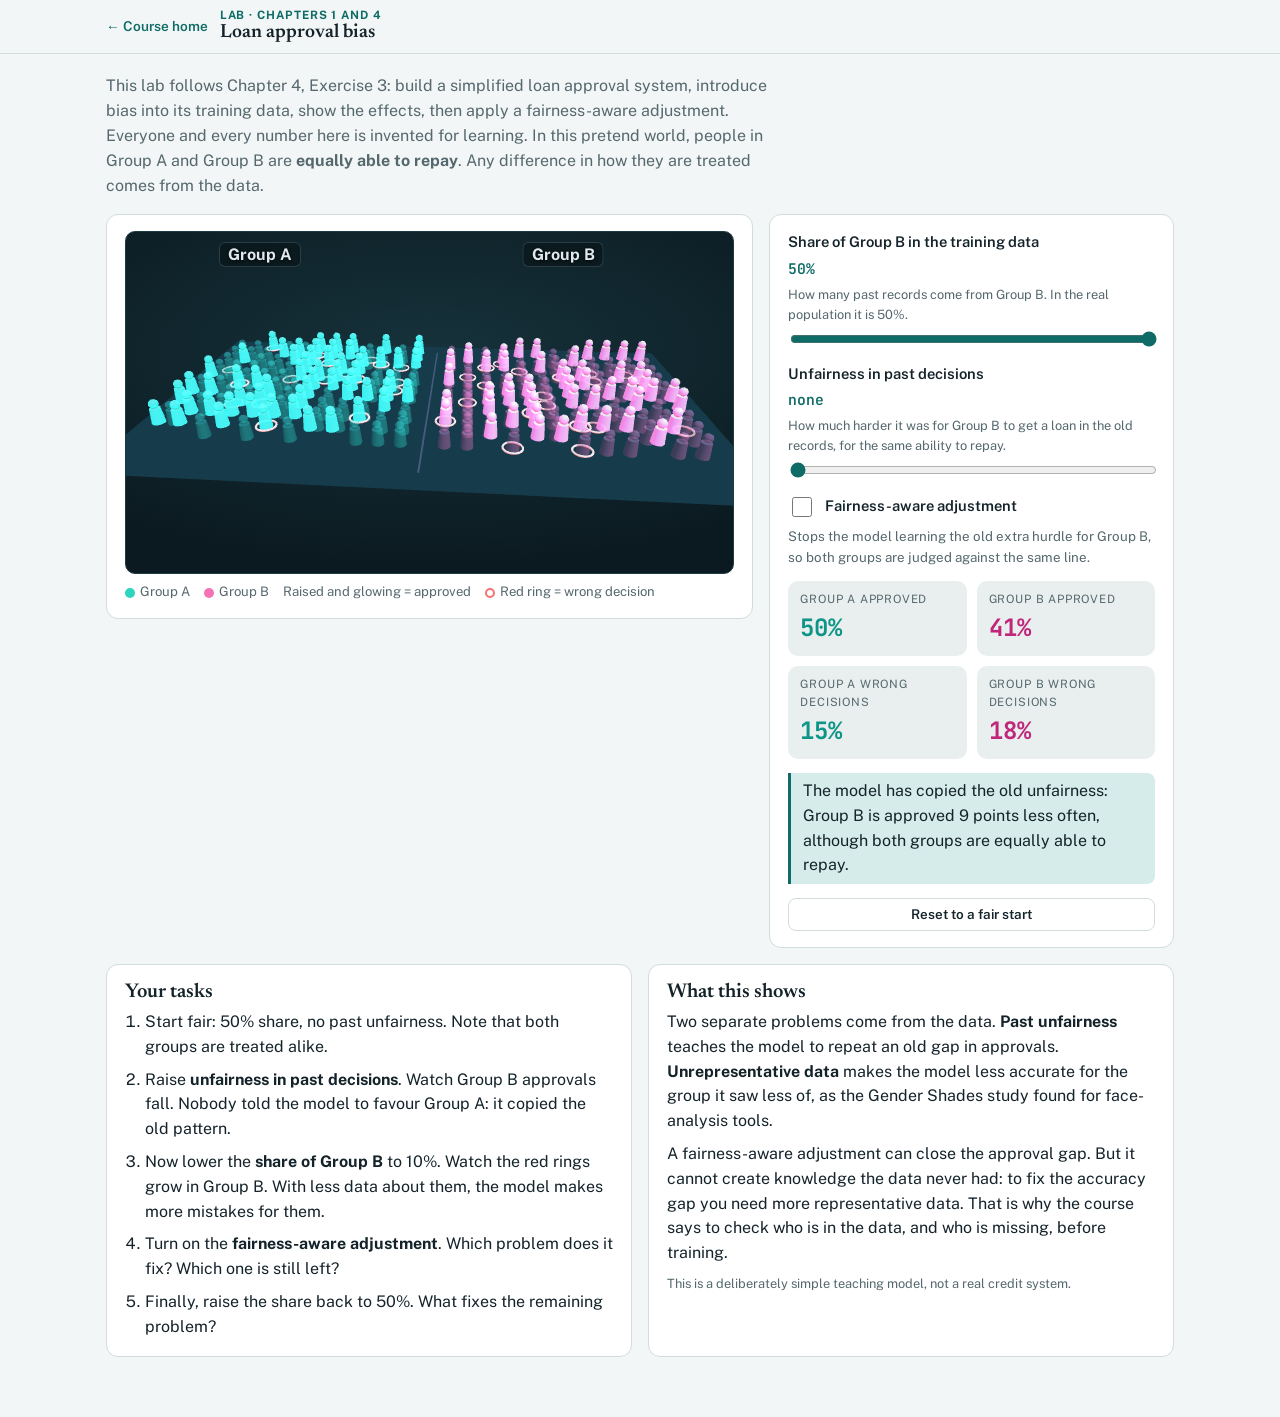
<file: labs/loan-bias/index.html>
<!doctype html>
<html lang="en-GB">
<head>
<meta charset="utf-8">
<meta name="viewport" content="width=device-width, initial-scale=1, viewport-fit=cover">
<title>Loan Approval Bias Lab</title>
<meta name="description" content="Build a simple loan approval model, introduce bias into its training data, watch the effect on approvals and mistakes, then apply a fairness-aware adjustment.">
<link rel="preconnect" href="https://fonts.googleapis.com">
<link rel="preconnect" href="https://fonts.gstatic.com" crossorigin>
<link rel="stylesheet" href="https://fonts.googleapis.com/css2?family=Newsreader:opsz,wght@6..72,500;6..72,600&family=Public+Sans:wght@400;500;600;700&family=JetBrains+Mono:wght@400;600&display=swap">
<link rel="stylesheet" href="../../assets/course.css">
<style>
/* Layout: header, 3D crowd of applicants beside the controls, results table, guided tasks, notes. */
.lab{padding-block:20px 60px;display:flex;flex-direction:column;gap:16px}
.labgrid{display:grid;grid-template-columns:minmax(0,1.6fr) minmax(280px,1fr);gap:16px;align-items:start}
@media (max-width:860px){.labgrid{grid-template-columns:minmax(0,1fr)}}
.ctl{display:flex;flex-direction:column;gap:14px}
.ctl label{display:flex;flex-direction:column;gap:4px;font-weight:600;font-size:.92rem}
.ctl label small{font-weight:400;color:var(--muted);font-size:.8rem}
.ctl input[type=range]{width:100%;accent-color:var(--accent)}
.val{font-family:var(--f-mono);color:var(--accent)}
.res{display:grid;grid-template-columns:repeat(2,minmax(0,1fr));gap:10px}
.res div{background:var(--surface-2);border-radius:10px;padding:10px 12px}
.res small{display:block;font-size:.72rem;letter-spacing:.07em;text-transform:uppercase;color:var(--muted)}
.res b{font-family:var(--f-mono);font-size:1.5rem}
.res .a b{color:#0f9488} .res .b b{color:#c0267a}
.toggle{display:flex;gap:10px;align-items:center;font-weight:600}
.toggle input{width:20px;height:20px;accent-color:var(--accent)}
.legend{display:flex;gap:14px;flex-wrap:wrap;font-size:.82rem;color:var(--muted);margin-top:8px}
.legend i{display:inline-block;width:10px;height:10px;border-radius:50%;margin-right:5px;vertical-align:middle}
.msg{border-left:3px solid var(--accent);padding:6px 12px;background:var(--accent-soft);border-radius:0 8px 8px 0}
.tasks{display:flex;flex-direction:column;gap:8px;padding-left:20px;margin:0}
</style>
</head>
<body>
<header class="top"><div class="wrap"><div class="bar">
  <a class="home" href="../../index.html">← Course home</a>
  <h1><small>Lab · Chapters 1 and 4</small>Loan approval bias</h1>
</div></div></header>

<main class="wrap lab">
  <p class="lede">This lab follows Chapter 4, Exercise 3: build a simplified loan approval system, introduce bias into its training data, show the effects, then apply a fairness-aware adjustment. Everyone and every number here is invented for learning. In this pretend world, people in Group A and Group B are <b>equally able to repay</b>. Any difference in how they are treated comes from the data.</p>

  <div class="labgrid">
    <div class="card">
      <div class="stage s3d" id="crowd" role="img" aria-label="3D crowd of 240 loan applicants. Approved applicants rise and glow; wrong decisions are ringed in red."></div>
      <div class="legend"><span><i style="background:#2dd4bf"></i>Group A</span><span><i style="background:#f472b6"></i>Group B</span><span>Raised and glowing = approved</span><span><i style="background:none;border:2px solid #f87171"></i>Red ring = wrong decision</span></div>
    </div>
    <div class="card ctl">
      <label>Share of Group B in the training data <span class="val" id="shareV"></span>
        <small>How many past records come from Group B. In the real population it is 50%.</small>
        <input type="range" id="share" min="5" max="50" step="5" value="50"></label>
      <label>Unfairness in past decisions <span class="val" id="pastV"></span>
        <small>How much harder it was for Group B to get a loan in the old records, for the same ability to repay.</small>
        <input type="range" id="past" min="0" max="20" step="2" value="0"></label>
      <div class="toggle"><input type="checkbox" id="fair"><label for="fair" style="flex-direction:row">Fairness-aware adjustment</label></div>
      <small style="color:var(--muted);margin-top:-8px">Stops the model learning the old extra hurdle for Group B, so both groups are judged against the same line.</small>
      <div class="res">
        <div class="a"><small>Group A approved</small><b id="apA">–</b></div>
        <div class="b"><small>Group B approved</small><b id="apB">–</b></div>
        <div class="a"><small>Group A wrong decisions</small><b id="erA">–</b></div>
        <div class="b"><small>Group B wrong decisions</small><b id="erB">–</b></div>
      </div>
      <p class="msg" id="msg" aria-live="polite"></p>
      <button class="btn small" type="button" id="reset">Reset to a fair start</button>
    </div>
  </div>

  <div class="grid2">
    <div class="card"><h3>Your tasks</h3>
      <ol class="tasks">
        <li>Start fair: 50% share, no past unfairness. Note that both groups are treated alike.</li>
        <li>Raise <b>unfairness in past decisions</b>. Watch Group B approvals fall. Nobody told the model to favour Group A: it copied the old pattern.</li>
        <li>Now lower the <b>share of Group B</b> to 10%. Watch the red rings grow in Group B. With less data about them, the model makes more mistakes for them.</li>
        <li>Turn on the <b>fairness-aware adjustment</b>. Which problem does it fix? Which one is still left?</li>
        <li>Finally, raise the share back to 50%. What fixes the remaining problem?</li>
      </ol>
    </div>
    <div class="card"><h3>What this shows</h3>
      <p>Two separate problems come from the data. <b>Past unfairness</b> teaches the model to repeat an old gap in approvals. <b>Unrepresentative data</b> makes the model less accurate for the group it saw less of, as the Gender Shades study found for face-analysis tools.</p>
      <p style="margin-top:8px">A fairness-aware adjustment can close the approval gap. But it cannot create knowledge the data never had: to fix the accuracy gap you need more representative data. That is why the course says to check who is in the data, and who is missing, before training.</p>
      <p class="foot" style="margin-top:8px">This is a deliberately simple teaching model, not a real credit system.</p>
    </div>
  </div>
</main>
<script src="../../assets/vendor/three.min.js"></script>
<script>
/* ---------- invented population (fixed seed so results are repeatable) ---------- */
function rng(seed){ return () => { seed |= 0; seed = seed + 0x6D2B79F5 | 0; let t = Math.imul(seed ^ seed >>> 15, 1 | seed); t = t + Math.imul(t ^ t >>> 7, 61 | t) ^ t; return ((t ^ t >>> 14) >>> 0) / 4294967296; }; }
const R = rng(42); const gauss = () => { let u = 0, v = 0; while (!u) u = R(); while (!v) v = R(); return Math.sqrt(-2*Math.log(u))*Math.cos(2*Math.PI*v); };
const N = 240, PASS = 60;
const people = []; for (let i=0;i<N;i++){ people.push({ g: i < N/2 ? 0 : 1, score: 60 + 12*gauss(), z: gauss() }); }
// truth: an applicant can repay if their (invented) ability score is above the line. Same spread for both groups.
/* ---------- the "model" ----------
   It learns an approval line for each group from past records (as if it can guess the group from a stand-in such as postcode).
   1. It copies any past unfairness as an extra hurdle for Group B, unless the fairness-aware adjustment is on.
   2. Its judgement is less sharp for a group it saw little data about: noise shrinks with the square root of the number of records. */
const TRAIN = 2000;
function decide(share, past, fair){
  const nB = Math.round(TRAIN*share/100), nA = TRAIN - nB;
  const sd = [2 + 120/Math.sqrt(nA), 2 + 120/Math.sqrt(Math.max(1,nB))];
  const hurdle = [0, fair ? 0 : past];
  let ap = [0,0], er = [0,0], n = [0,0];
  const out = people.map(p => { const yes = p.score + p.z*sd[p.g] - hurdle[p.g] > PASS; const truth = p.score > PASS; n[p.g]++; if (yes) ap[p.g]++; if (yes !== truth) er[p.g]++; return {yes, wrong: yes!==truth}; });
  return { out, apA: ap[0]/n[0], apB: ap[1]/n[1], erA: er[0]/n[0], erB: er[1]/n[1] };
}

/* ---------- 3D crowd ---------- */
const host = document.getElementById('crowd');
let renderer = null; try { renderer = new THREE.WebGLRenderer({antialias:true, alpha:true}); } catch(e){}
const scene = new THREE.Scene(), cam = new THREE.PerspectiveCamera(40, 16/9, 0.1, 200);
scene.add(new THREE.HemisphereLight(0xdbeafe, 0x0b1a20, 0.9)); const sun = new THREE.DirectionalLight(0xffffff, 0.7); sun.position.set(5,10,6); scene.add(sun);
const floor = new THREE.Mesh(new THREE.PlaneGeometry(26,14), new THREE.MeshStandardMaterial({color:0x0f2a33, roughness:.9})); floor.rotation.x = -Math.PI/2; floor.position.y = -0.01; scene.add(floor);
const divider = new THREE.Mesh(new THREE.BoxGeometry(0.08,0.05,12), new THREE.MeshStandardMaterial({color:0x334155})); scene.add(divider);
const figs = people.map((p,i) => {
  const k = p.g===0 ? i : i - N/2; const col = k % 12, row = Math.floor(k/12);
  const x = (p.g===0 ? -11.4 : 0.9) + col*0.95, z = -4.5 + row*0.95;
  const color = p.g===0 ? 0x2dd4bf : 0xf472b6;
  const m = new THREE.Mesh(new THREE.CylinderGeometry(0.22,0.28,0.7,18), new THREE.MeshStandardMaterial({color, emissive:color, emissiveIntensity:.1, roughness:.5, transparent:true, opacity:.5}));
  const head = new THREE.Mesh(new THREE.SphereGeometry(0.2,18,14), m.material); head.position.y = 0.55; m.add(head);
  const ring = new THREE.Mesh(new THREE.TorusGeometry(0.42,0.05,8,30), new THREE.MeshStandardMaterial({color:0xf87171, emissive:0xf87171, emissiveIntensity:.9, transparent:true, opacity:0})); ring.rotation.x = Math.PI/2; ring.position.y = -0.3; m.add(ring);
  m.position.set(x, 0.35, z); scene.add(m); return {m, ring, y:0.35, ty:0.35, e:.1, te:.1, o:.5, to:.5, r:0, tr:0};
});
const layer = document.createElement('div'); layer.className = 'lbl-layer'; host.append(layer);
const la = document.createElement('div'); la.className='lbl b'; la.textContent='Group A'; la.style.left='22%'; la.style.top='10px'; la.style.transform='translateX(-50%)';
const lb = document.createElement('div'); lb.className='lbl b'; lb.textContent='Group B'; lb.style.left='72%'; lb.style.top='10px'; lb.style.transform='translateX(-50%)';
layer.append(la, lb);
if (renderer){ renderer.setPixelRatio(Math.min(2, devicePixelRatio||1)); host.prepend(renderer.domElement); }
else { const f = document.createElement('div'); f.className='s3d-fallback'; f.innerHTML='<b>3D view not available on this device.</b><span>The numbers on the right still show every result.</span>'; host.append(f); }
function size(){ if (!renderer) return; const w = host.clientWidth, h = host.clientHeight; renderer.setSize(w,h,false); cam.aspect = w/h; cam.updateProjectionMatrix(); }
new ResizeObserver(size).observe(host);
let yaw = 0, drag = false, lx = 0;
host.addEventListener('pointerdown', e => { drag = true; lx = e.clientX; });
addEventListener('pointerup', () => drag = false);
host.addEventListener('pointermove', e => { if (drag){ yaw += (e.clientX-lx)*0.006; lx = e.clientX; } });
const reduce = matchMedia('(prefers-reduced-motion: reduce)').matches;
function frame(t){
  requestAnimationFrame(frame); if (!renderer) return;
  figs.forEach(f => { f.y += (f.ty-f.y)*.08; f.e += (f.te-f.e)*.08; f.o += (f.to-f.o)*.08; f.r += (f.tr-f.r)*.1; f.m.position.y = f.y; f.m.material.emissiveIntensity = f.e; f.m.material.opacity = f.o; f.ring.material.opacity = f.r; f.ring.visible = f.r > .02; });
  const a = yaw + (reduce?0:Math.sin(t/4000)*0.12), d = 20.5;
  cam.position.set(Math.sin(a)*d, 11, Math.cos(a)*d); cam.lookAt(0,0,0.3); renderer.render(scene, cam);
}
requestAnimationFrame(frame);

/* ---------- controls ---------- */
const $ = id => document.getElementById(id);
const pct = x => Math.round(x*100) + '%';
function run(){
  const share = +$('share').value, past = +$('past').value, fair = $('fair').checked;
  $('shareV').textContent = share + '%'; $('pastV').textContent = past ? `+${past} points harder for Group B` : 'none';
  const r = decide(share, past, fair);
  r.out.forEach((o,i) => { const f = figs[i]; f.ty = o.yes ? 1.05 : 0.35; f.te = o.yes ? .85 : .05; f.to = o.yes ? 1 : .35; f.tr = o.wrong ? 1 : 0; });
  $('apA').textContent = pct(r.apA); $('apB').textContent = pct(r.apB); $('erA').textContent = pct(r.erA); $('erB').textContent = pct(r.erB);
  const gap = r.apA - r.apB, egap = r.erB - r.erA; let m;
  if (Math.abs(gap) < .06 && egap < .05) m = 'Both groups are treated alike. This is the fair starting point.';
  else if (gap >= .06 && !fair) m = `The model has copied the old unfairness: Group B is approved ${Math.round(gap*100)} points less often, although both groups are equally able to repay.` + (egap >= .05 ? ' It also makes more mistakes for Group B, because it saw less data about them.' : '');
  else if (fair && egap >= .05) m = 'The fairness-aware adjustment has closed the approval gap. But Group B still gets more wrong decisions, because the model saw too little data about them. Only more representative data fixes that.';
  else if (egap >= .05) m = 'With little data about Group B, the model makes more mistakes for them: some who could repay are refused, and some who could not are approved.';
  else m = 'The approval gap is closed and mistakes are balanced.';
  $('msg').textContent = m;
}
['share','past','fair'].forEach(id => $(id).addEventListener('input', run));
$('reset').onclick = () => { $('share').value = 50; $('past').value = 0; $('fair').checked = false; run(); };
run();
</script>
</body>
</html>
</file>
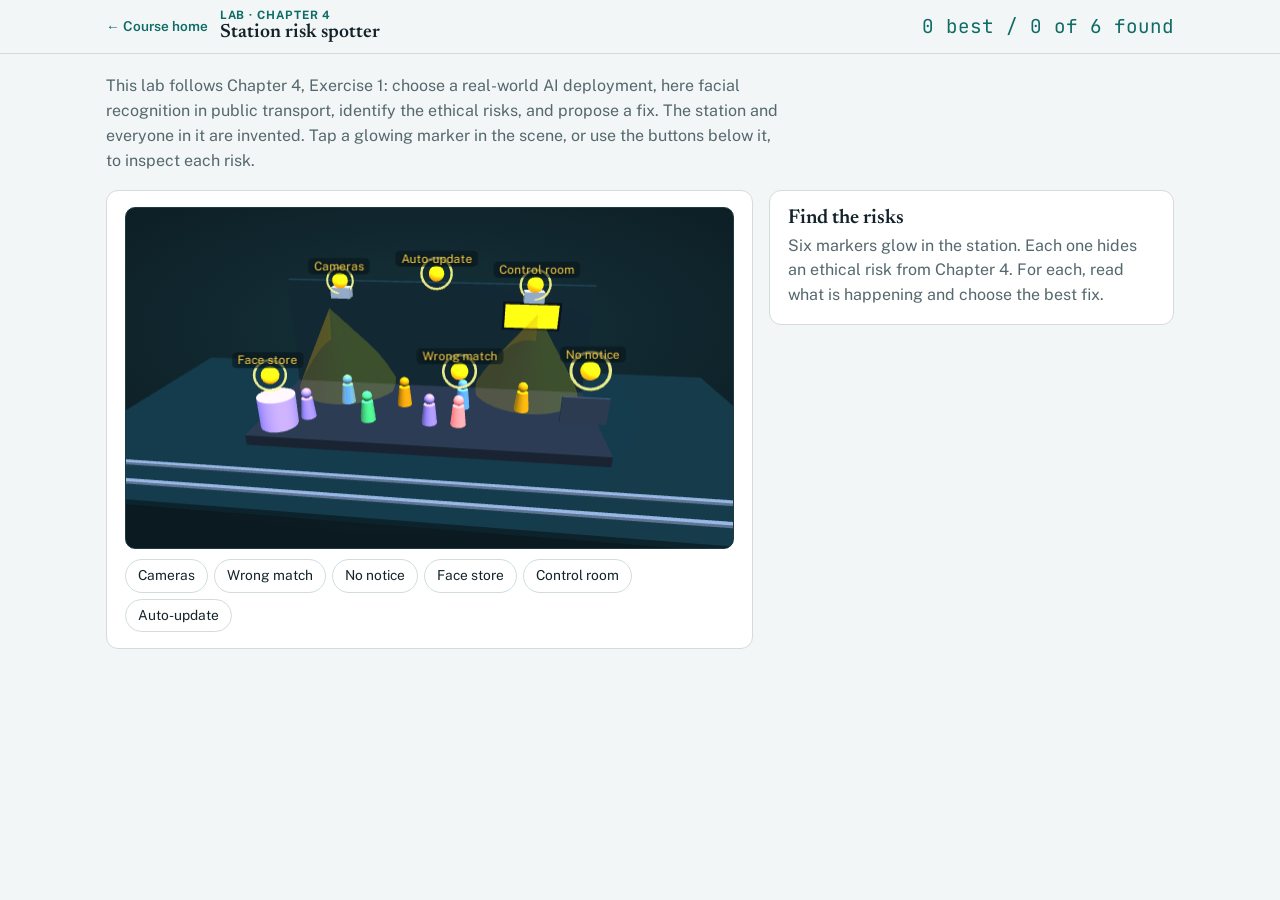
<file: labs/risk-spotter/index.html>
<!doctype html>
<html lang="en-GB">
<head>
<meta charset="utf-8">
<meta name="viewport" content="width=device-width, initial-scale=1, viewport-fit=cover">
<title>Station Risk Spotter</title>
<meta name="description" content="Explore facial recognition at a 3D railway station, find six ethical risks, and choose the best fix for each.">
<link rel="preconnect" href="https://fonts.googleapis.com">
<link rel="preconnect" href="https://fonts.gstatic.com" crossorigin>
<link rel="stylesheet" href="https://fonts.googleapis.com/css2?family=Newsreader:opsz,wght@6..72,500;6..72,600&family=Public+Sans:wght@400;500;600;700&family=JetBrains+Mono:wght@400;600&display=swap">
<link rel="stylesheet" href="../../assets/course.css">
<style>
/* Layout: 3D station with clickable hotspots, side panel for the chosen risk, list of hotspots, score. */
.lab{padding-block:20px 60px;display:flex;flex-direction:column;gap:16px}
.labgrid{display:grid;grid-template-columns:minmax(0,1.6fr) minmax(280px,1fr);gap:16px;align-items:start}
@media (max-width:860px){.labgrid{grid-template-columns:minmax(0,1fr)}}
.spots{display:flex;flex-wrap:wrap;gap:6px;margin-top:10px}
.spots button{border:1px solid var(--line);background:var(--surface);border-radius:99px;padding:5px 12px;cursor:pointer;font-size:.86rem}
.spots button.done{background:var(--good-soft);border-color:var(--good);color:var(--good);font-weight:600}
.spots button[aria-current="true"]{border-color:var(--accent);font-weight:700}
.panel h3{margin-bottom:4px}
.tag{display:inline-flex;font-size:.74rem;font-weight:700;letter-spacing:.06em;text-transform:uppercase;color:var(--signal);background:var(--signal-soft);border-radius:99px;padding:2px 9px;margin-bottom:8px}
.score{font-family:var(--f-mono);font-size:1.2rem;color:var(--accent)}
</style>
</head>
<body>
<header class="top"><div class="wrap"><div class="bar">
  <a class="home" href="../../index.html">← Course home</a>
  <h1><small>Lab · Chapter 4</small>Station risk spotter</h1>
  <span class="score" id="score" aria-live="polite">0 / 6</span>
</div></div></header>

<main class="wrap lab">
  <p class="lede">This lab follows Chapter 4, Exercise 1: choose a real-world AI deployment, here facial recognition in public transport, identify the ethical risks, and propose a fix. The station and everyone in it are invented. Tap a glowing marker in the scene, or use the buttons below it, to inspect each risk.</p>
  <div class="labgrid">
    <div class="card">
      <div class="stage s3d" id="station" role="img" aria-label="3D railway station with facial recognition cameras and six glowing markers, one for each ethical risk"></div>
      <div class="spots" id="spots" aria-label="Risks to inspect"></div>
    </div>
    <div class="card panel" id="panel" aria-live="polite">
      <h3>Find the risks</h3>
      <p class="lede">Six markers glow in the station. Each one hides an ethical risk from Chapter 4. For each, read what is happening and choose the best fix.</p>
    </div>
  </div>
  <div class="card" id="summary" hidden>
    <h3>Your mitigation plan</h3>
    <p class="lede" style="margin-bottom:8px">This is the plan your choices add up to. Copy it into your Exercise 1 write-up.</p>
    <ol id="plan" style="margin:0;padding-left:20px;display:flex;flex-direction:column;gap:6px"></ol>
    <div class="row" style="margin-top:12px"><button class="btn" type="button" id="copy">Copy the plan</button><a class="btn" href="../../ch04/index.html#l3" style="text-decoration:none">Back to Chapter 4</a></div>
  </div>
</main>
<script src="../../assets/vendor/three.min.js"></script>
<script>
const RISKS = [
 { id:'cams', name:'Cameras', pos:[-4,3.0,-2.2], tag:'Privacy and surveillance',
   what:'Cameras scan the face of every passenger and compare it with a watch list. Almost everyone scanned has done nothing wrong.',
   q:'What is the best fix?',
   o:[['Use the system only where there is a clear and lawful need, keep it as limited as possible, and review whether it is still needed', 2, 'Right. Surveillance should be limited to what is truly needed, and reviewed.'],
      ['Add more cameras so nothing is missed', 0, 'That widens the surveillance rather than limiting it.'],
      ['Make the cameras smaller so people are not bothered', 0, 'Hiding cameras makes the privacy problem worse.']] },
 { id:'match', name:'Wrong match', pos:[1.2,0.4,0.9], tag:'Bias',
   what:'A passenger is wrongly matched and stopped. Tests show the system makes more wrong matches for some groups of people than for others.',
   q:'What is the best fix?',
   o:[['Accept it: every system makes some mistakes', 0, 'Mistakes that fall harder on some groups are unfair.'],
      ['Test accuracy separately for each group, use fairness-aware methods, and pause the system if accuracy is unequal', 2, 'Right. Measure each group and do not deploy unequal accuracy.'],
      ['Only use it on busy days', 1, 'That limits how often harm happens, but not whether it is fair.']] },
 { id:'sign', name:'No notice', pos:[5.6,0.9,1.6], tag:'Consent and transparency',
   what:'There is no sign telling passengers that their faces are being scanned, why, or how to object.',
   q:'What is the best fix?',
   o:[['Put up clear notices: what is collected, why, how long it is kept, who to contact, and how to object', 2, 'Right. People should be told and given a real choice where possible.'],
      ['A notice in tiny print on the website', 1, 'Better than nothing, but passengers at the station will not see it.'],
      ['Say nothing, to avoid complaints', 0, 'That removes people\'s ability to understand or object.']] },
 { id:'store', name:'Face store', pos:[-5.6,0.3,1.8], tag:'Privacy and data protection',
   what:'Every scanned face is kept on a server, with no rule for when it is deleted.',
   q:'What is the best fix?',
   o:[['Keep everything forever, just in case', 0, 'Keeping data with no limit increases the risk of misuse and breaches.'],
      ['Use privacy-preserving methods: delete non-matches at once, keep matches only as long as needed, and protect the data', 2, 'Right. Collect and keep as little as possible, for as short as possible.'],
      ['Move the server to another building', 0, 'That does not change how much data is kept or for how long.']] },
 { id:'alert', name:'Control room', pos:[4,3.0,-2.2], tag:'Black box and accountability',
   what:'In the control room, an alert pops up saying "Match". Staff cannot see why, or how sure the system is, and often act on it straight away.',
   q:'What is the best fix?',
   o:[['Show the reason and confidence for each alert, and require a trained person to check before anyone is stopped', 2, 'Right. Explainable alerts and a responsible person keep accountability.'],
      ['Let the system act automatically to save time', 0, 'That removes the human check entirely.'],
      ['Make the alert louder', 0, 'Louder does not make it explainable or accountable.']] },
 { id:'update', name:'Auto-update', pos:[0,3.3,-2.6], tag:'Emerging challenges and oversight',
   what:'The supplier updates the system every month with new data. Nobody at the station checks whether it still works fairly after each update.',
   q:'What is the best fix?',
   o:[['Trust the supplier', 1, 'Suppliers matter, but the operator stays responsible for how the system behaves.'],
      ['Turn off updates for ever', 0, 'That can leave known problems unfixed.'],
      ['Run an ethical audit after each update and monitor results continuously, with a team who can pause the system', 2, 'Right. Systems that change need continuous oversight.']] },
];
const done = {};
const $ = id => document.getElementById(id);
const host = $('station');
let renderer = null; try { renderer = new THREE.WebGLRenderer({antialias:true, alpha:true}); } catch(e){}
const scene = new THREE.Scene(), cam = new THREE.PerspectiveCamera(42, 16/9, 0.1, 200);
scene.add(new THREE.HemisphereLight(0xdbeafe, 0x0b1a20, 0.9)); const sun = new THREE.DirectionalLight(0xffffff, .7); sun.position.set(5,10,6); scene.add(sun);
const M = (c, e, o) => new THREE.MeshStandardMaterial({color:c, emissive:c, emissiveIntensity:e||.1, roughness:.6, transparent:o!=null, opacity:o==null?1:o});
const box = (w,h,d,c,e) => new THREE.Mesh(new THREE.BoxGeometry(w,h,d), M(c,e));
const floor = box(26,0.2,12,0x0f2a33,.02); floor.position.y = -2.3; scene.add(floor);
const plat = box(13,0.4,5.2,0x1f2937,.05); plat.position.y = -2.0; scene.add(plat);
const rail1 = box(26,0.1,0.15,0x64748b,.2); rail1.position.set(0,-2.15,4.2); scene.add(rail1); const rail2 = rail1.clone(); rail2.position.z = 5.2; scene.add(rail2);
const wall = box(13,5,0.3,0x16303a,.05); wall.position.set(0,0.4,-2.8); scene.add(wall);
const screen = box(2.4,1.2,0.1,0x0b1220,.0); screen.position.set(4,1.6,-2.62); scene.add(screen);
const glow = box(2.2,1.0,0.02,0xf59e0b,.9); glow.position.set(4,1.6,-2.56); scene.add(glow);
[-4,4].forEach(x => { const c = box(0.8,0.45,0.5,0x94a3b8,.25); c.position.set(x,2.5,-2.3); scene.add(c); const cone = new THREE.Mesh(new THREE.ConeGeometry(2.2,4.2,32,1,true), M(0xf59e0b,.6,.18)); cone.material.side = THREE.DoubleSide; cone.position.set(x,0.3,-1.4); cone.rotation.x = 0.4; scene.add(cone); });
const store = new THREE.Mesh(new THREE.CylinderGeometry(0.7,0.7,1.2,32), M(0xa78bfa,.4)); store.position.set(-5.6,-1.2,1.6); scene.add(store);
const sign = box(1.6,1,0.08,0x334155,.1); sign.position.set(5.6,-0.6,1.6); scene.add(sign);
const people = [];
for (let i=0;i<9;i++){ const col = [0x60a5fa,0x4ade80,0xf59e0b,0xa78bfa][i%4]; const g = new THREE.Group(); const b = new THREE.Mesh(new THREE.CylinderGeometry(0.22,0.3,0.8,18), M(col,.15)); b.position.y = 0.4; const hd = new THREE.Mesh(new THREE.SphereGeometry(0.2,18,14), b.material); hd.position.y = 1.02; g.add(b,hd); g.position.set(-4.8+i*1.2,-1.8,(i%2?0.9:-0.6)); scene.add(g); people.push(g); }
const flagged = people[5]; flagged.children.forEach(c=>{ c.material = M(0xf87171,.6); });
const markers = RISKS.map(r => { const m = new THREE.Mesh(new THREE.SphereGeometry(0.32,24,18), M(0xf59e0b,.9)); m.position.set(...r.pos); m.userData.id = r.id; scene.add(m); const ring = new THREE.Mesh(new THREE.TorusGeometry(0.5,0.04,8,40), M(0xfcd34d,.9,.9)); ring.position.copy(m.position); scene.add(ring); return {m, ring, r}; });
const layer = document.createElement('div'); layer.className = 'lbl-layer'; host.append(layer);
const labels = markers.map(k => { const d = document.createElement('div'); d.className = 'lbl xs warn'; d.textContent = k.r.name; layer.append(d); return d; });
if (renderer){ renderer.setPixelRatio(Math.min(2, devicePixelRatio||1)); host.prepend(renderer.domElement); }
else { const f = document.createElement('div'); f.className='s3d-fallback'; f.innerHTML='<b>3D view not available on this device.</b><span>Use the buttons below to inspect each risk.</span>'; host.append(f); }
function size(){ if (!renderer) return; const w = host.clientWidth, h = host.clientHeight; renderer.setSize(w,h,false); cam.aspect = w/h; cam.updateProjectionMatrix(); }
new ResizeObserver(size).observe(host);
let yaw = 0, drag = false, moved = 0, lx = 0;
host.addEventListener('pointerdown', e => { drag = true; moved = 0; lx = e.clientX; });
host.addEventListener('pointermove', e => { if (drag){ const dx = e.clientX-lx; moved += Math.abs(dx); yaw += dx*0.006; lx = e.clientX; } });
host.addEventListener('pointerup', e => { drag = false; if (moved < 6) pick(e); });
const ray = new THREE.Raycaster(), ptr = new THREE.Vector2();
function pick(e){ if (!renderer) return; const r = host.getBoundingClientRect(); ptr.set(((e.clientX-r.left)/r.width)*2-1, -((e.clientY-r.top)/r.height)*2+1); ray.setFromCamera(ptr, cam);
  const hit = ray.intersectObjects(markers.map(k=>k.m))[0]; if (hit) open(hit.object.userData.id); }
const reduce = matchMedia('(prefers-reduced-motion: reduce)').matches; const v = new THREE.Vector3();
function frame(t){
  requestAnimationFrame(frame); if (!renderer) return; const s = t/1000;
  people.forEach((p,i)=>{ if (p!==flagged && !reduce) p.position.x = -4.8 + ((i*1.2 + s*0.35) % 9.6); });
  markers.forEach((k,i)=>{ const isDone = !!done[k.r.id]; k.m.material.color.setHex(isDone?0x4ade80:0xf59e0b); k.m.material.emissive.setHex(isDone?0x4ade80:0xf59e0b); const sc = 1 + (isDone||reduce?0:0.25*Math.abs(Math.sin(s*2.5+i))); k.ring.scale.setScalar(sc); k.ring.lookAt(cam.position); });
  const a = yaw + (reduce?0:Math.sin(s/4)*0.15), d = 15;
  cam.position.set(Math.sin(a)*d, 6.5, Math.cos(a)*d+1); cam.lookAt(0,-0.3,0); renderer.render(scene, cam);
  const w = host.clientWidth, h = host.clientHeight;
  markers.forEach((k,i)=>{ v.copy(k.m.position); v.y += 0.6; v.project(cam); labels[i].style.transform = `translate(${((v.x*.5+.5)*w).toFixed(1)}px, ${((-v.y*.5+.5)*h).toFixed(1)}px) translate(-50%,-50%)`; labels[i].classList.toggle('good', !!done[k.r.id]); });
}
requestAnimationFrame(frame);

function renderSpots(cur){ const s = $('spots'); s.innerHTML = ''; RISKS.forEach(r => { const b = document.createElement('button'); b.type = 'button'; b.textContent = (done[r.id]?'✓ ':'') + r.name; if (done[r.id]) b.className = 'done'; b.setAttribute('aria-current', String(r.id===cur)); b.onclick = () => open(r.id); s.append(b); });
  $('score').textContent = `${Object.values(done).filter(x=>x.s===2).length} best / ${Object.keys(done).length} of 6 found`; }
function open(id){
  const r = RISKS.find(x=>x.id===id), p = $('panel'); p.innerHTML = '';
  const el = (t, c, txt) => { const e = document.createElement(t); if (c) e.className = c; if (txt) e.textContent = txt; return e; };
  p.append(el('span','tag', r.tag), el('h3',null, r.name), el('p',null, r.what), el('p','q', r.q));
  const opts = el('div','opts'), fb = el('div','fb');
  r.o.forEach(([t,s,f]) => { const b = el('button','opt', t); b.type = 'button'; b.onclick = () => {
    opts.querySelectorAll('.opt').forEach(x=>x.disabled = true); b.classList.add(s===2?'right':s===1?'part':'wrong');
    if (s<2) [...opts.children][r.o.findIndex(o=>o[1]===2)].classList.add('right');
    fb.innerHTML = `<b>${s===2?'Good call.':s===1?'Partly.':'Not the best choice.'}</b> ${f}`; done[r.id] = {s, fix: r.o.find(o=>o[1]===2)[0]}; renderSpots(id); plan();
    const next = RISKS.find(x=>!done[x.id]); if (next){ const nb = el('button','btn primary','Next risk: ' + next.name); nb.type='button'; nb.style.marginTop='10px'; nb.onclick = () => open(next.id); p.append(nb); } };
    if (done[r.id]){ b.disabled = true; if (s===2) b.classList.add('right'); } opts.append(b); });
  p.append(opts, fb); renderSpots(id);
}
function plan(){ const ks = RISKS.filter(r=>done[r.id]); $('summary').hidden = ks.length < RISKS.length; const ol = $('plan'); ol.innerHTML = ''; ks.forEach(r => { const li = document.createElement('li'); li.innerHTML = `<b>${r.tag}.</b> `; li.append(done[r.id].fix + '.'); ol.append(li); }); }
$('copy').onclick = () => { const txt = 'Facial recognition at a station: mitigation plan\n' + RISKS.map((r,i)=>`${i+1}. ${r.tag}: ${done[r.id] ? done[r.id].fix : ''}.`).join('\n'); try { navigator.clipboard.writeText(txt); $('copy').textContent = 'Copied'; } catch(e){ $('copy').textContent = 'Select and copy the list above'; } };
renderSpots(null);
</script>
</body>
</html>
</file>
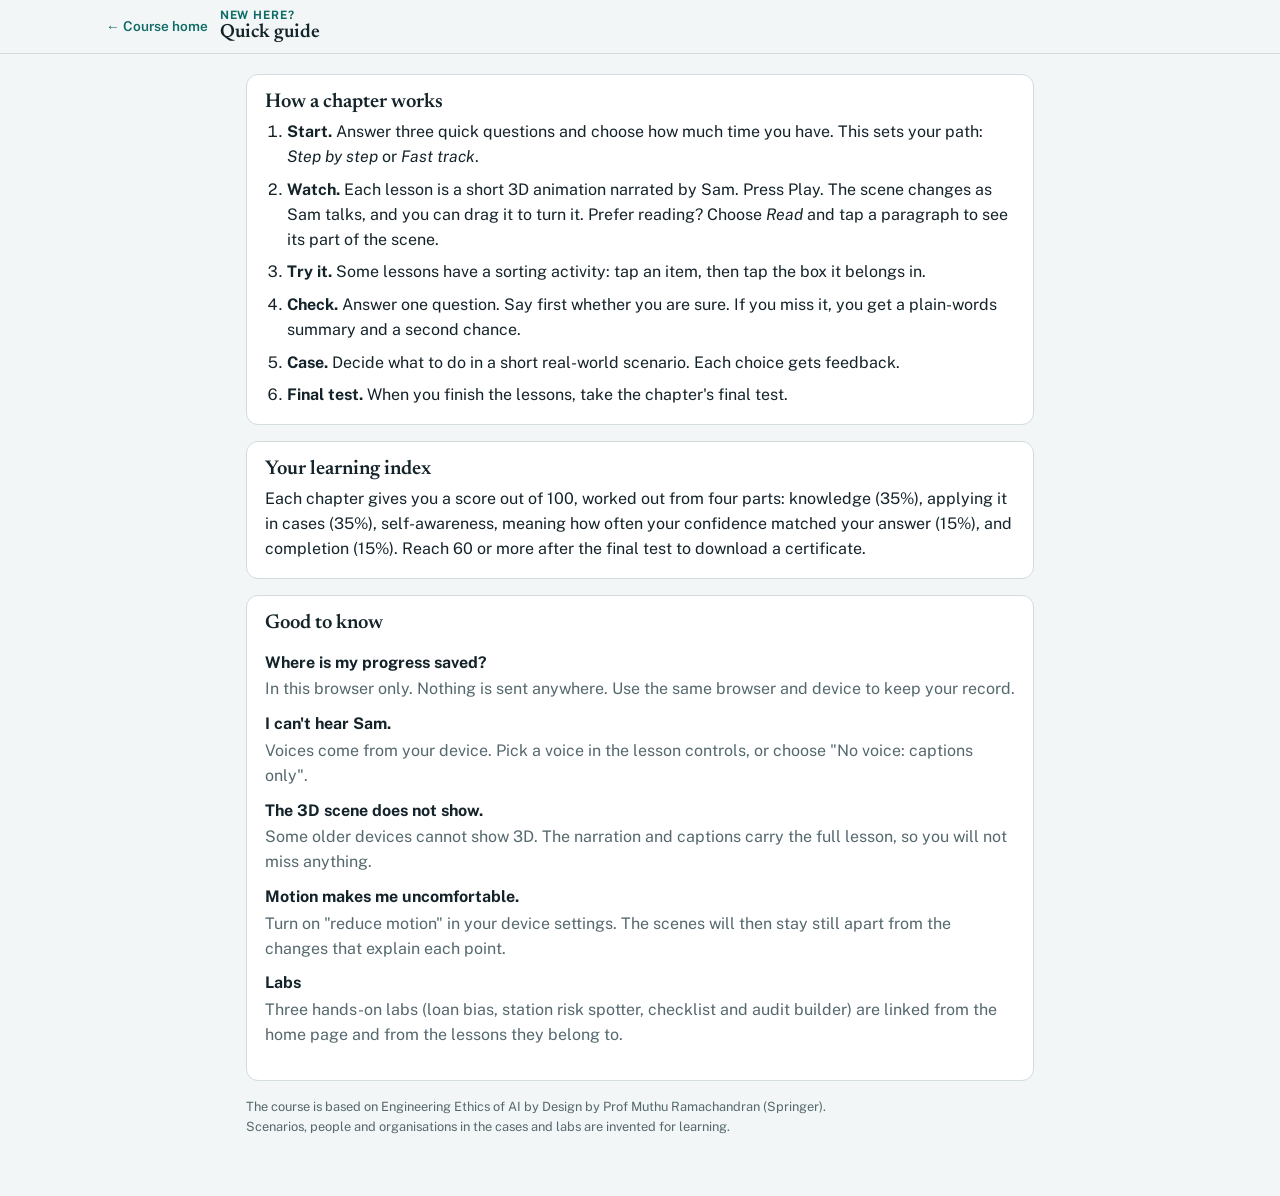
<file: guide.html>
<!doctype html>
<html lang="en-GB">
<head>
<meta charset="utf-8">
<meta name="viewport" content="width=device-width, initial-scale=1, viewport-fit=cover">
<title>Quick Guide</title>
<meta name="description" content="How the Ethics of AI by Design online course works: plans, 3D lessons, checks, cases, labs, the learning index and certificates.">
<link rel="preconnect" href="https://fonts.googleapis.com">
<link rel="preconnect" href="https://fonts.gstatic.com" crossorigin>
<link rel="stylesheet" href="https://fonts.googleapis.com/css2?family=Newsreader:opsz,wght@6..72,500;6..72,600&family=Public+Sans:wght@400;500;600;700&family=JetBrains+Mono:wght@400;600&display=swap">
<link rel="stylesheet" href="assets/course.css">
<style>
.lab{padding-block:20px 60px;display:flex;flex-direction:column;gap:16px;max-width:820px}
.lab ol{margin:0;padding-left:22px;display:flex;flex-direction:column;gap:8px}
.lab dt{font-weight:700;margin-top:10px}
.lab dd{margin:2px 0 0;color:var(--muted)}
</style>
</head>
<body>
<header class="top"><div class="wrap"><div class="bar">
  <a class="home" href="index.html">← Course home</a>
  <h1><small>New here?</small>Quick guide</h1>
</div></div></header>
<main class="wrap lab">
  <div class="card"><h3>How a chapter works</h3>
    <ol>
      <li><b>Start.</b> Answer three quick questions and choose how much time you have. This sets your path: <i>Step by step</i> or <i>Fast track</i>.</li>
      <li><b>Watch.</b> Each lesson is a short 3D animation narrated by Sam. Press Play. The scene changes as Sam talks, and you can drag it to turn it. Prefer reading? Choose <i>Read</i> and tap a paragraph to see its part of the scene.</li>
      <li><b>Try it.</b> Some lessons have a sorting activity: tap an item, then tap the box it belongs in.</li>
      <li><b>Check.</b> Answer one question. Say first whether you are sure. If you miss it, you get a plain-words summary and a second chance.</li>
      <li><b>Case.</b> Decide what to do in a short real-world scenario. Each choice gets feedback.</li>
      <li><b>Final test.</b> When you finish the lessons, take the chapter's final test.</li>
    </ol>
  </div>
  <div class="card"><h3>Your learning index</h3>
    <p>Each chapter gives you a score out of 100, worked out from four parts: knowledge (35%), applying it in cases (35%), self-awareness, meaning how often your confidence matched your answer (15%), and completion (15%). Reach 60 or more after the final test to download a certificate.</p>
  </div>
  <div class="card"><h3>Good to know</h3>
    <dl>
      <dt>Where is my progress saved?</dt><dd>In this browser only. Nothing is sent anywhere. Use the same browser and device to keep your record.</dd>
      <dt>I can't hear Sam.</dt><dd>Voices come from your device. Pick a voice in the lesson controls, or choose "No voice: captions only".</dd>
      <dt>The 3D scene does not show.</dt><dd>Some older devices cannot show 3D. The narration and captions carry the full lesson, so you will not miss anything.</dd>
      <dt>Motion makes me uncomfortable.</dt><dd>Turn on "reduce motion" in your device settings. The scenes will then stay still apart from the changes that explain each point.</dd>
      <dt>Labs</dt><dd>Three hands-on labs (loan bias, station risk spotter, checklist and audit builder) are linked from the home page and from the lessons they belong to.</dd>
    </dl>
  </div>
  <p class="foot">The course is based on Engineering Ethics of AI by Design by Prof Muthu Ramachandran (Springer). Scenarios, people and organisations in the cases and labs are invented for learning.</p>
</main>
</body>
</html>
</file>
<file: assets/course.css>
/* Layout: sticky top bar (course link, chapter, live Learning Index) + sticky top menu of lessons.
   Each lesson = Watch (slide, Sam, captions) -> Key point -> Quick check with confidence -> Case simulation.
   Start tab sets the personal plan; Final tab is the chapter case test; Progress tab shows the index and advice. */
:root{
  --bg:#F3F6F6; --surface:#FFFFFF; --surface-2:#E9EFEF; --ink:#14232A; --muted:#55686D; --line:#D2DCDD;
  --accent:#0E6B66; --accent-soft:#D6ECEA; --signal:#B97A06; --signal-soft:#F7EBD2;
  --good:#2C7A4B; --good-soft:#DCEFE3; --bad:#AE3434; --bad-soft:#F6DEDE; --info:#2D5B8A; --info-soft:#DDE8F4;
  --f-display:"Newsreader", Georgia, "Times New Roman", serif;
  --f-body:"Public Sans", "Segoe UI", Roboto, Helvetica, Arial, sans-serif;
  --f-mono:"JetBrains Mono", ui-monospace, Menlo, Consolas, monospace;
}
@media (prefers-color-scheme: dark){ :root:not([data-theme="light"]){
  --bg:#0D1618; --surface:#142124; --surface-2:#1B2B2E; --ink:#E3ECEC; --muted:#92A6A9; --line:#2A3C3F;
  --accent:#4DB6AC; --accent-soft:#183A38; --signal:#E3A53A; --signal-soft:#3A2E17;
  --good:#5CBB84; --good-soft:#18352A; --bad:#E27474; --bad-soft:#3D1F1F; --info:#7FA9D8; --info-soft:#1B2A3B; color-scheme:dark }}
:root[data-theme="dark"]{
  --bg:#0D1618; --surface:#142124; --surface-2:#1B2B2E; --ink:#E3ECEC; --muted:#92A6A9; --line:#2A3C3F;
  --accent:#4DB6AC; --accent-soft:#183A38; --signal:#E3A53A; --signal-soft:#3A2E17;
  --good:#5CBB84; --good-soft:#18352A; --bad:#E27474; --bad-soft:#3D1F1F; --info:#7FA9D8; --info-soft:#1B2A3B; color-scheme:dark }
*{box-sizing:border-box}
[hidden]{display:none!important}
body{background:var(--bg);color:var(--ink);font-family:var(--f-body);font-size:16px;line-height:1.55;margin:0}
h1,h2,h3{font-family:var(--f-display);font-weight:600;line-height:1.15;text-wrap:balance;margin:0}
p{margin:0}
button,select,input{font:inherit;color:inherit}
a{color:var(--accent)}
:focus-visible{outline:2px solid var(--accent);outline-offset:2px}
.mono{font-family:var(--f-mono);font-variant-numeric:tabular-nums}
.wrap{max-width:1100px;margin:0 auto;padding-inline:16px}
.top{position:sticky;top:env(safe-area-inset-top,0px);z-index:30;background:var(--bg);border-bottom:1px solid var(--line)}
.bar{display:flex;align-items:center;gap:12px;padding-block:9px;flex-wrap:wrap}
.bar .home{font-size:.85rem;font-weight:600;text-decoration:none;white-space:nowrap}
.bar h1{font-size:1.2rem;flex:1 1 240px;min-width:0}
.bar h1 small{display:block;font-family:var(--f-body);font-size:.72rem;font-weight:700;letter-spacing:.08em;text-transform:uppercase;color:var(--accent)}
.idx{display:flex;align-items:center;gap:8px;border:1px solid var(--line);background:var(--surface);border-radius:99px;padding:4px 12px 4px 6px;cursor:pointer}
.idx b{font-family:var(--f-mono);font-size:1rem;background:var(--accent);color:var(--surface);border-radius:99px;padding:1px 8px}
.idx span{font-size:.82rem;color:var(--muted)}
.menu{display:flex;gap:4px;overflow-x:auto;padding-bottom:8px;scrollbar-width:thin}
.menu button{flex:none;display:flex;align-items:center;gap:6px;border:1px solid var(--line);background:var(--surface);border-radius:99px;padding:5px 12px;cursor:pointer;font-size:.86rem;white-space:nowrap}
.menu button[aria-current="true"]{background:var(--accent);color:var(--surface);border-color:var(--accent);font-weight:600}
.menu .dot{width:9px;height:9px;border-radius:50%;border:1.5px solid currentColor;opacity:.6}
.menu .dot.done{background:var(--good);border-color:var(--good);opacity:1}
.menu .dot.part{background:var(--signal);border-color:var(--signal);opacity:1}
main{padding-block:20px 60px;display:flex;flex-direction:column;gap:16px}
.card{background:var(--surface);border:1px solid var(--line);border-radius:12px;padding:16px 18px;min-width:0}
.card h3{font-size:1.25rem;margin-bottom:6px}
.eyebrow{font-size:.74rem;letter-spacing:.09em;text-transform:uppercase;color:var(--accent);font-weight:700}
.lede{color:var(--muted);max-width:68ch}
.row{display:flex;gap:10px;flex-wrap:wrap;align-items:center}
.btn{border:1px solid var(--line);background:var(--surface);border-radius:8px;padding:8px 14px;cursor:pointer;font-weight:600;font-size:.92rem}
.btn:hover{border-color:var(--accent)}
.btn.primary{background:var(--accent);border-color:var(--accent);color:var(--surface)}
.btn:disabled{opacity:.45;cursor:not-allowed}
.btn.small{padding:5px 10px;font-size:.84rem}
.seg{display:inline-flex;border:1px solid var(--line);border-radius:8px;overflow:hidden;flex-wrap:wrap}
.seg button{border:0;background:var(--surface);padding:7px 12px;cursor:pointer;font-size:.88rem;border-right:1px solid var(--line)}
.seg button:last-child{border-right:0}
.seg button[aria-pressed="true"]{background:var(--accent);color:var(--surface);font-weight:600}
.steps{display:flex;gap:6px;flex-wrap:wrap}
.steps span{font-size:.8rem;padding:3px 10px;border-radius:99px;background:var(--surface-2);color:var(--muted)}
.steps span.on{background:var(--accent-soft);color:var(--accent);font-weight:700}
.steps span.ok{background:var(--good-soft);color:var(--good);font-weight:600}
.stage{position:relative;aspect-ratio:16/9;width:100%;background:#fff;border-radius:10px;overflow:hidden;border:1px solid var(--line)}
.stage img{position:absolute;inset:0;width:100%;height:100%;object-fit:contain}
.slidetag{position:absolute;left:10px;top:10px;background:rgba(10,30,34,.78);color:#fff;font-size:.75rem;padding:3px 9px;border-radius:99px;font-family:var(--f-mono)}
.bigplay{position:absolute;inset:0;display:flex;align-items:center;justify-content:center;background:rgba(8,20,22,.35);border:0;cursor:pointer;color:#fff;flex-direction:column;gap:8px;font-weight:600}
.bigplay span.c{width:72px;height:72px;border-radius:50%;background:var(--accent);display:flex;align-items:center;justify-content:center}
.speaker{display:grid;grid-template-columns:auto minmax(0,1fr);gap:14px;align-items:center;margin-top:10px}
.tutor{width:96px;aspect-ratio:1/1;border-radius:50%;background:var(--accent-soft);border:3px solid var(--surface);box-shadow:0 0 0 1px var(--line);overflow:hidden}
.tutor.speaking{box-shadow:0 0 0 3px var(--accent)}
.tutor svg{width:100%;height:100%;display:block}
.tutor-wrap{display:flex;flex-direction:column;align-items:center;gap:3px;font-size:.72rem;color:var(--muted)}
.cap{min-height:4.4em;background:var(--surface-2);border-radius:8px;padding:10px 14px;font-size:1.06rem}
.cap .w{color:var(--muted)} .cap .w.past{color:var(--ink)} .cap .w.now{background:var(--signal-soft);color:var(--ink);border-radius:3px;box-shadow:0 0 0 2px var(--signal-soft)}
.read{background:var(--surface-2);border-radius:8px;padding:12px 16px;display:flex;flex-direction:column;gap:8px;font-size:1.04rem;max-width:75ch}
.ctrls{display:flex;gap:8px;align-items:center;flex-wrap:wrap;margin-top:10px}
.ctrls .grow{flex:1}
.ctrls select{padding:6px 8px;border-radius:7px;border:1px solid var(--line);background:var(--surface);max-width:210px}
.ctrls label{font-size:.84rem;color:var(--muted);display:flex;gap:6px;align-items:center}
.key{display:grid;grid-template-columns:auto 1fr;gap:12px;align-items:start;background:var(--signal-soft);border-radius:10px;padding:12px 16px}
.key b.k{font-size:.72rem;letter-spacing:.09em;text-transform:uppercase;color:var(--signal);padding-top:3px}
.key p{font-weight:600;max-width:72ch}
.plain{background:var(--info-soft);border-radius:10px;padding:12px 16px}
.plain b{display:block;font-size:.74rem;letter-spacing:.09em;text-transform:uppercase;color:var(--info);margin-bottom:4px}
.plain ul{margin:0;padding-left:20px;display:flex;flex-direction:column;gap:3px}
.q{font-weight:600;font-size:1.04rem;max-width:72ch;margin-bottom:8px}
.conf{display:flex;gap:8px;align-items:center;flex-wrap:wrap;font-size:.86rem;color:var(--muted);margin-bottom:8px}
.opts{display:flex;flex-direction:column;gap:7px}
.opt{text-align:left;border:1px solid var(--line);background:var(--bg);border-radius:8px;padding:9px 13px;cursor:pointer}
.opt:hover:not(:disabled){border-color:var(--accent)}
.opt:disabled{cursor:default}
.opt.right{border-color:var(--good);background:var(--good-soft)}
.opt.wrong{border-color:var(--bad);background:var(--bad-soft)}
.opt.part{border-color:var(--signal);background:var(--signal-soft)}
.fb{font-size:.94rem;max-width:72ch;margin-top:8px}
.case-set{border-left:3px solid var(--accent);padding:4px 0 4px 12px;color:var(--muted);margin-bottom:12px;max-width:75ch}
.stepbox{display:flex;flex-direction:column;gap:6px;margin-top:12px}
.grid2{display:grid;grid-template-columns:repeat(2,minmax(0,1fr));gap:16px}
@media (max-width:760px){.grid2{grid-template-columns:minmax(0,1fr)}.tutor{width:72px}}
.gauge{display:flex;gap:18px;align-items:center;flex-wrap:wrap}
.gauge svg{width:150px;height:150px;flex:none}
.dims{display:flex;flex-direction:column;gap:9px;flex:1;min-width:240px}
.dim{display:grid;grid-template-columns:minmax(120px,170px) 1fr 48px;gap:10px;align-items:center;font-size:.9rem}
.dim .track{height:12px;background:var(--surface-2);border-radius:99px;overflow:hidden}
.dim .fill{height:100%;background:var(--accent);border-radius:99px}
.dim output{font-family:var(--f-mono);text-align:right;font-size:.85rem}
.ladder{display:grid;grid-template-columns:repeat(4,minmax(0,1fr));gap:6px;margin-top:12px}
.ladder div{border-radius:8px;padding:8px;font-size:.8rem;text-align:center;background:var(--surface-2);color:var(--muted)}
.ladder div.on{background:var(--accent);color:var(--surface);font-weight:700}
@media (max-width:560px){.ladder{grid-template-columns:repeat(2,minmax(0,1fr))}}
table.t{width:100%;border-collapse:collapse;font-size:.9rem}
table.t th,table.t td{text-align:left;padding:7px 8px;border-bottom:1px solid var(--line)}
table.t th{font-size:.74rem;letter-spacing:.06em;text-transform:uppercase;color:var(--muted)}
.tablewrap{overflow-x:auto}
.pill{display:inline-flex;border-radius:99px;padding:2px 9px;font-size:.78rem;font-weight:600;background:var(--surface-2)}
.pill.good{background:var(--good-soft);color:var(--good)} .pill.bad{background:var(--bad-soft);color:var(--bad)} .pill.warn{background:var(--signal-soft);color:var(--signal)} .pill.acc{background:var(--accent-soft);color:var(--accent)}
.advice{display:flex;flex-direction:column;gap:8px}
.advice div{display:flex;gap:10px;align-items:flex-start;background:var(--surface-2);border-radius:8px;padding:9px 12px}
.plan{display:flex;flex-direction:column;gap:6px}
.plan div{display:flex;gap:10px;align-items:baseline;flex-wrap:wrap}
.plan b{min-width:90px}
.foot{font-size:.8rem;color:var(--muted);max-width:80ch}
input[type=text]{padding:8px 10px;border-radius:8px;border:1px solid var(--line);background:var(--bg);min-width:0;width:260px;max-width:100%}
@media (max-width:600px){.bar{gap:8px;padding-block:6px}.bar h1{font-size:1rem;flex-basis:150px}.bar h1 small{font-size:.66rem}.idx span{display:none}.bar .home{font-size:.78rem}}
@media (prefers-reduced-motion:reduce){*{transition:none!important;animation:none!important}}

/* ---------- Ethics of AI by Design additions ---------- */
/* 3D stage: always a dark "screen", like a video, in both light and dark themes */
.stage.s3d{background:radial-gradient(120% 90% at 50% 35%,#16323b 0%,#0b1a20 70%);border-color:#1e3a42;touch-action:pan-y;cursor:grab}
.stage.s3d:active{cursor:grabbing}
.stage.s3d canvas{position:absolute;inset:0;width:100%!important;height:100%!important;display:block}
.lbl-layer{position:absolute;inset:0;pointer-events:none;overflow:hidden}
.lbl{position:absolute;left:0;top:0;white-space:nowrap;color:#e2e8f0;font-size:clamp(.62rem,1.45vw,.86rem);line-height:1.2;text-shadow:0 1px 3px rgba(0,0,0,.85);transition:opacity .35s;will-change:transform}
.lbl.b{font-weight:700;font-size:clamp(.68rem,1.7vw,1rem);background:rgba(8,20,24,.62);padding:2px 8px;border-radius:6px;border:1px solid rgba(148,163,184,.25)}
.lbl.sm{color:#cbd5e1}
.lbl.xs{font-size:clamp(.56rem,1.2vw,.74rem);color:#cbd5e1;background:rgba(8,20,24,.55);padding:1px 6px;border-radius:5px}
.lbl.warn{color:#fcd34d;border-color:rgba(245,158,11,.5)}
.lbl.bad{color:#fca5a5;border-color:rgba(248,113,113,.5)}
.lbl.good{color:#5eead4;border-color:rgba(45,212,191,.5)}
.lbl.faded{opacity:.35!important}
.s3d-hint{position:absolute;right:10px;bottom:10px;font-size:.7rem;color:#94a3b8;background:rgba(8,20,24,.6);padding:2px 8px;border-radius:99px;pointer-events:none;transition:opacity .4s}
.s3d-fallback{position:absolute;inset:0;display:flex;flex-direction:column;gap:6px;align-items:center;justify-content:center;color:#e2e8f0;text-align:center;padding:20px}
.s3d-fallback span{color:#94a3b8;font-size:.9rem}
.stage .slidetag{z-index:2}
.stage .bigplay{z-index:3}
@media (max-width:560px){ .lbl.sm{display:none} .lbl.xs{display:none} }

/* Try it: sorting activity */
.sort-pool{display:flex;flex-wrap:wrap;gap:8px;margin:10px 0}
.chip{border:1px solid var(--line);background:var(--bg);border-radius:99px;padding:6px 12px;cursor:pointer;font-size:.9rem;text-align:left}
.chip[aria-pressed="true"]{border-color:var(--accent);background:var(--accent-soft);font-weight:600}
.chip.right{border-color:var(--good);background:var(--good-soft)}
.chip.wrong{border-color:var(--bad);background:var(--bad-soft)}
.buckets{display:grid;grid-template-columns:repeat(auto-fit,minmax(180px,1fr));gap:10px}
.bucket{border:1.5px dashed var(--line);border-radius:10px;padding:10px;min-height:86px;display:flex;flex-direction:column;gap:6px;background:var(--surface);cursor:pointer;text-align:left}
.bucket:hover{border-color:var(--accent)}
.bucket b{font-size:.86rem}
.bucket .in{display:flex;flex-wrap:wrap;gap:6px}
.bucket small{color:var(--muted);font-size:.78rem}
.watchlist{display:flex;flex-direction:column;gap:8px}
.watchlist a{display:flex;gap:10px;align-items:flex-start;text-decoration:none;color:inherit;border:1px solid var(--line);border-radius:10px;padding:10px 12px;background:var(--bg)}
.watchlist a:hover{border-color:var(--accent)}
.watchlist .k{flex:none;font-size:.7rem;font-weight:700;letter-spacing:.06em;text-transform:uppercase;border-radius:99px;padding:2px 8px;background:var(--accent-soft);color:var(--accent)}
.watchlist .k.read{background:var(--info-soft);color:var(--info)}
.watchlist span.d{display:block;color:var(--muted);font-size:.85rem}
</file>
